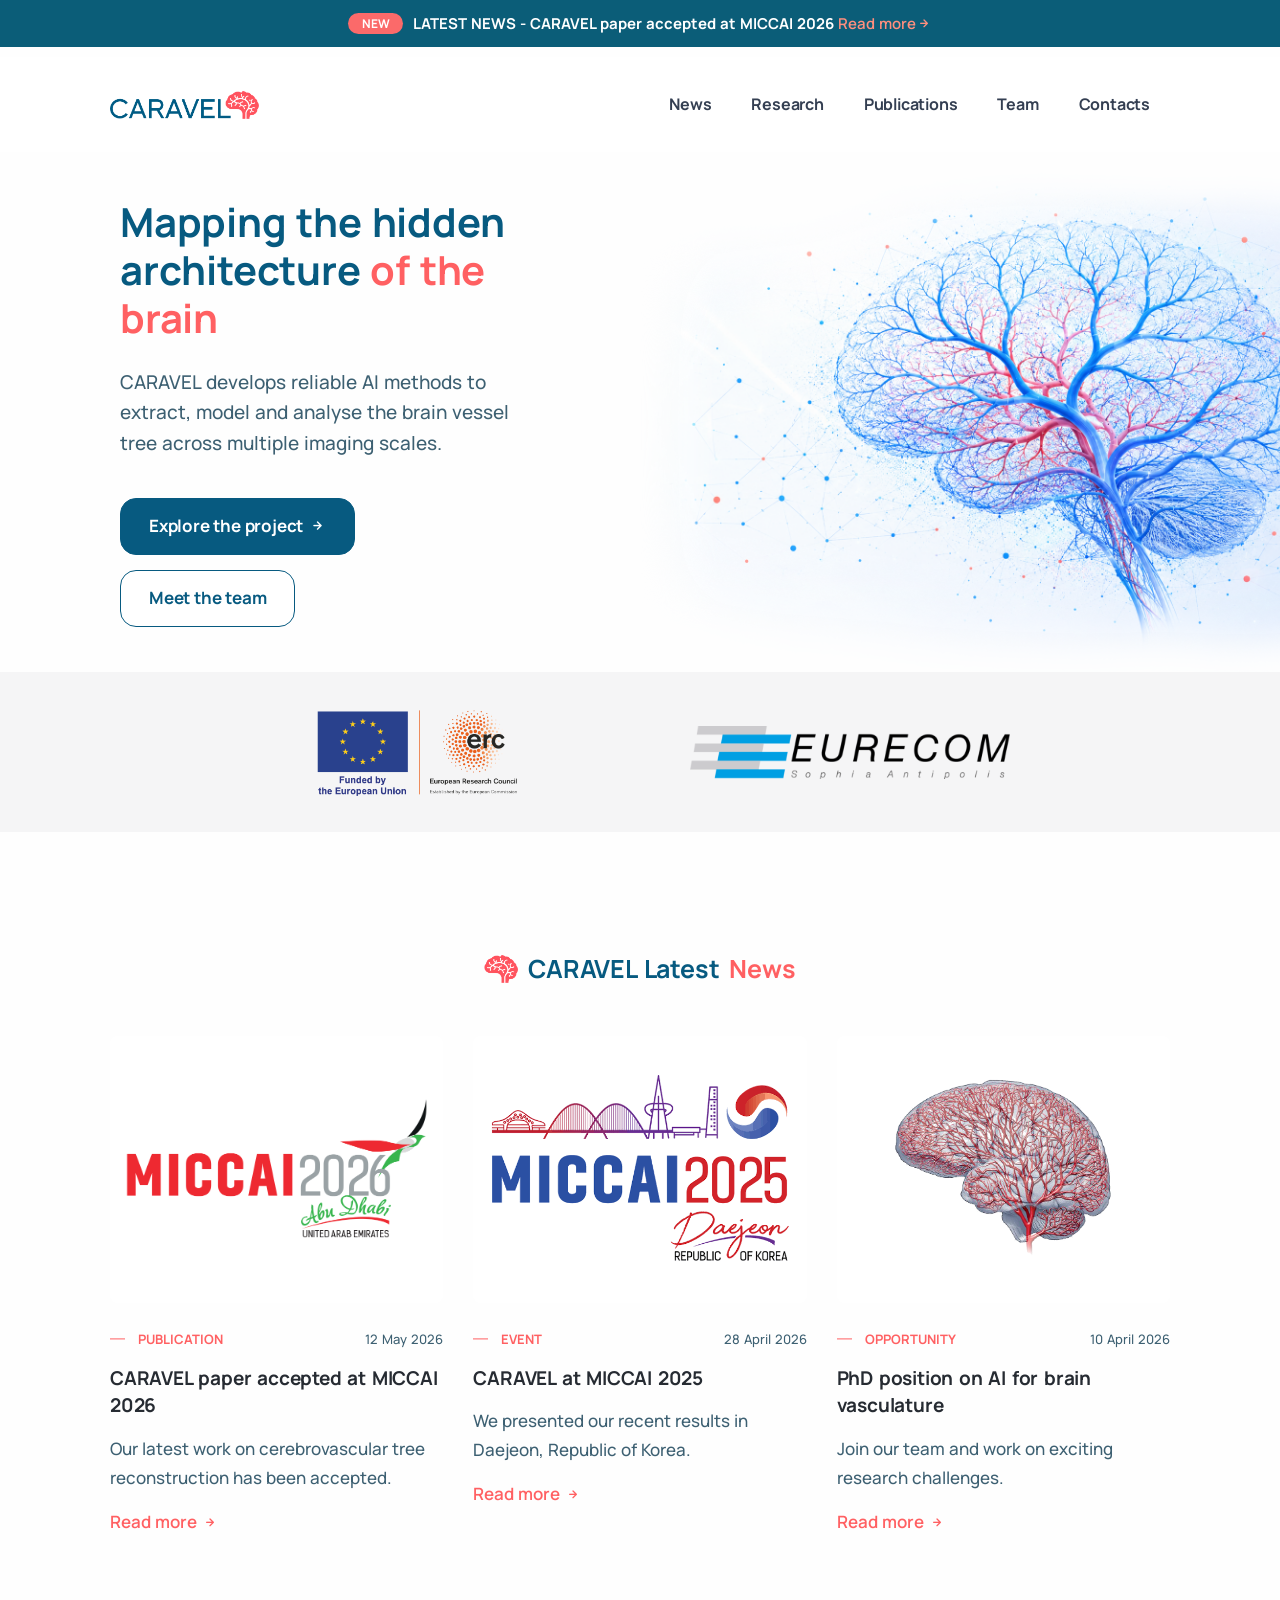
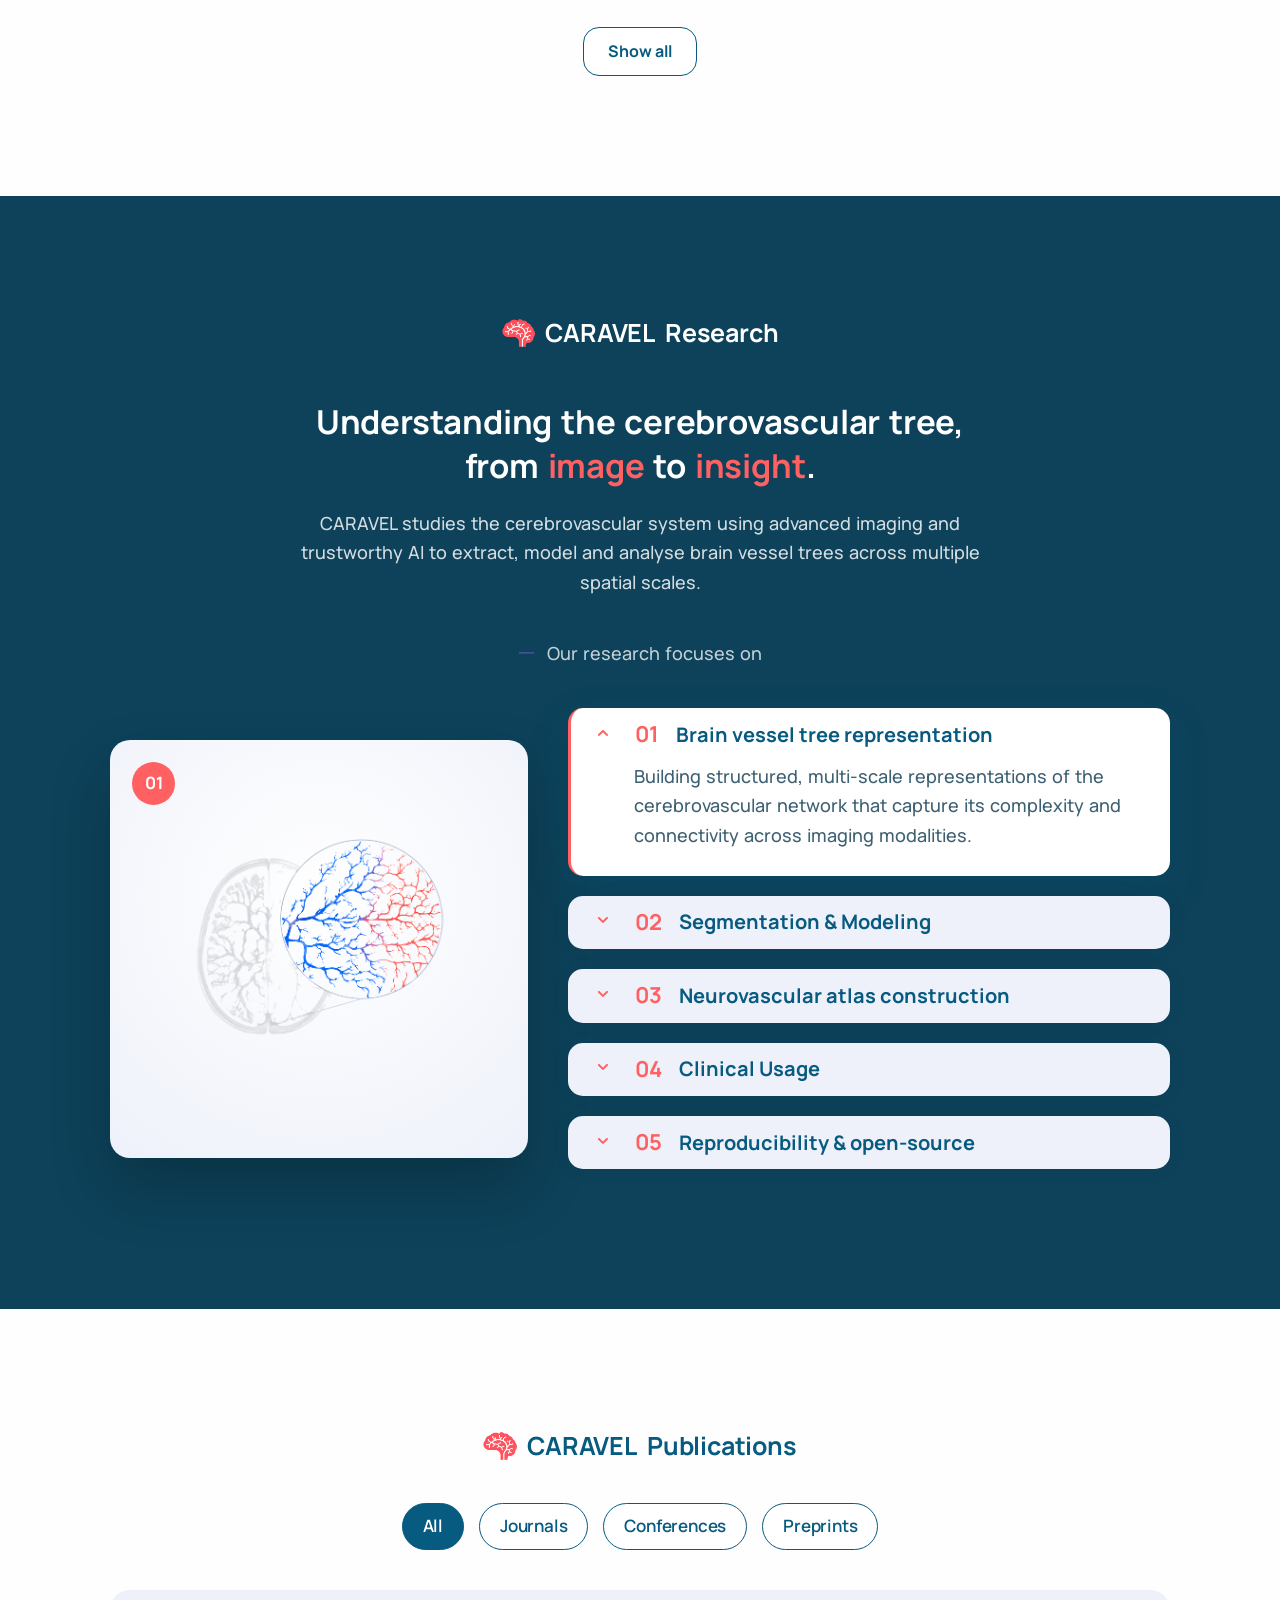
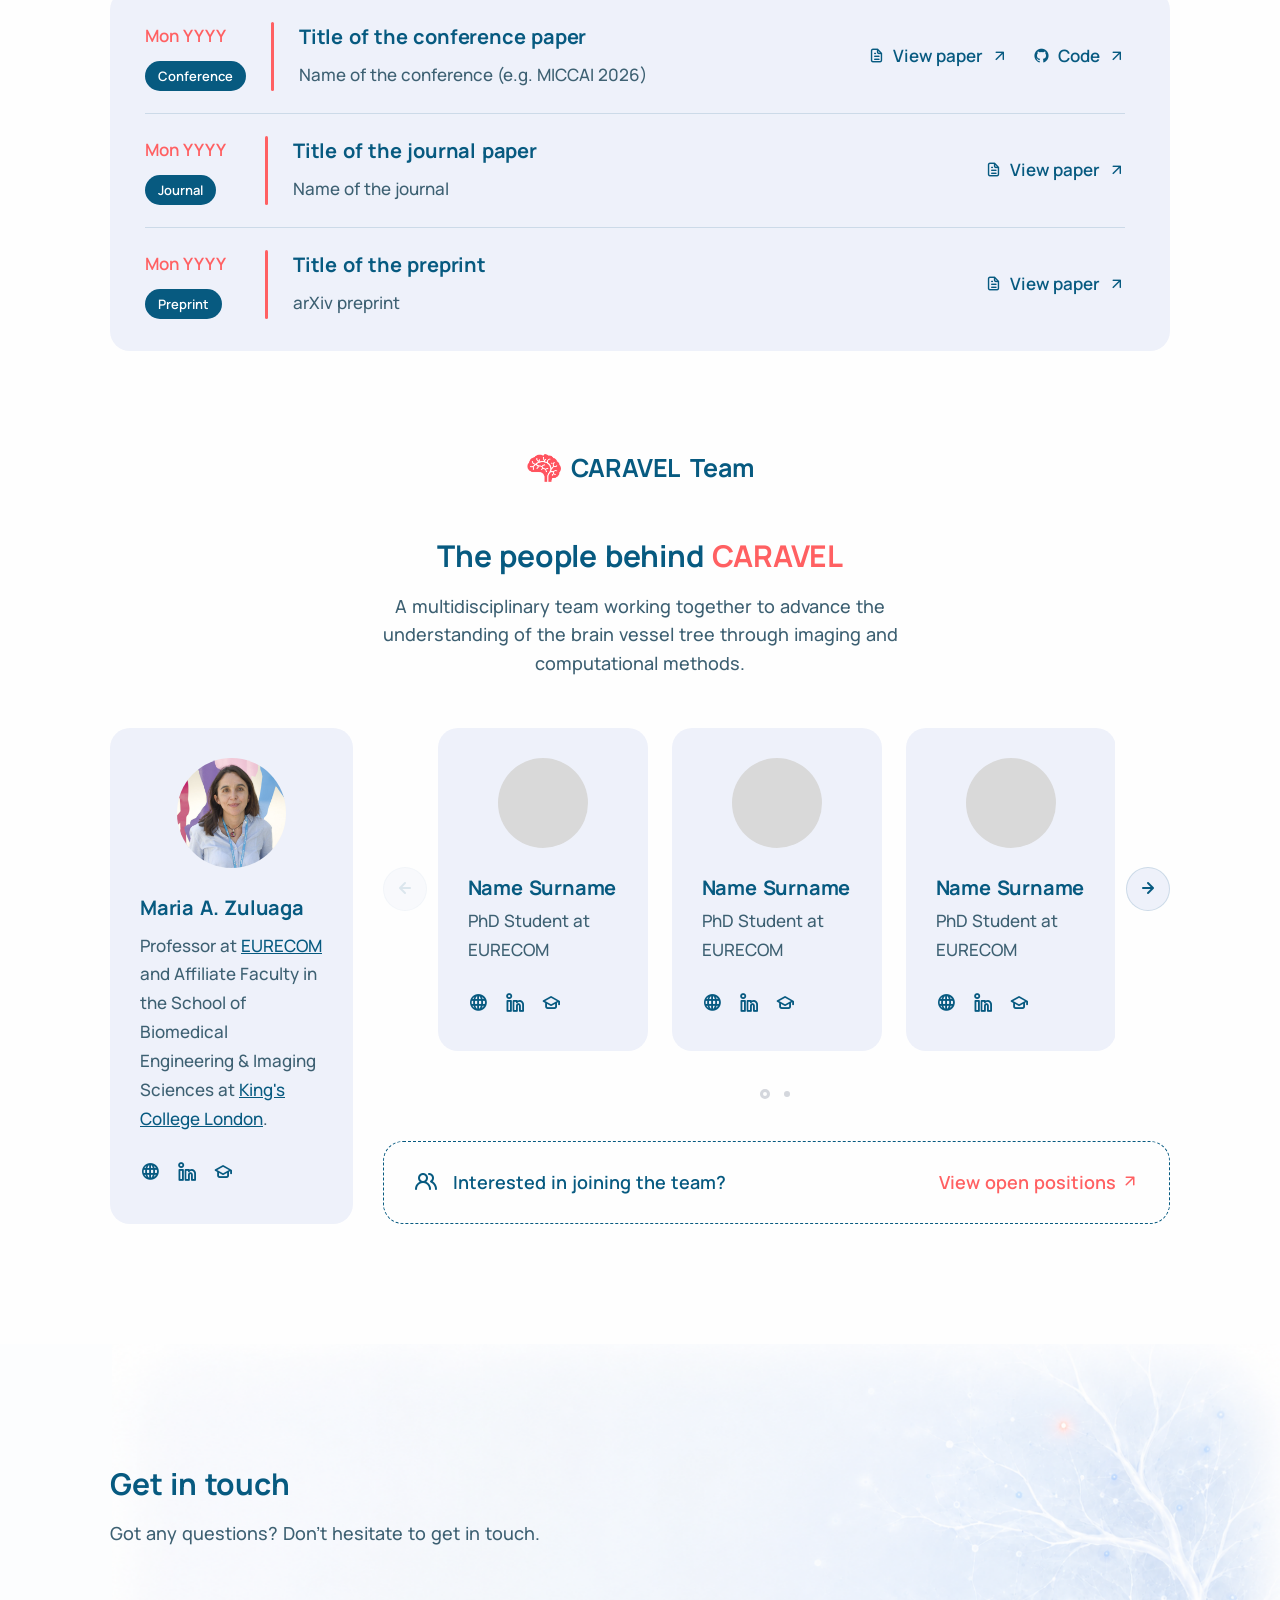
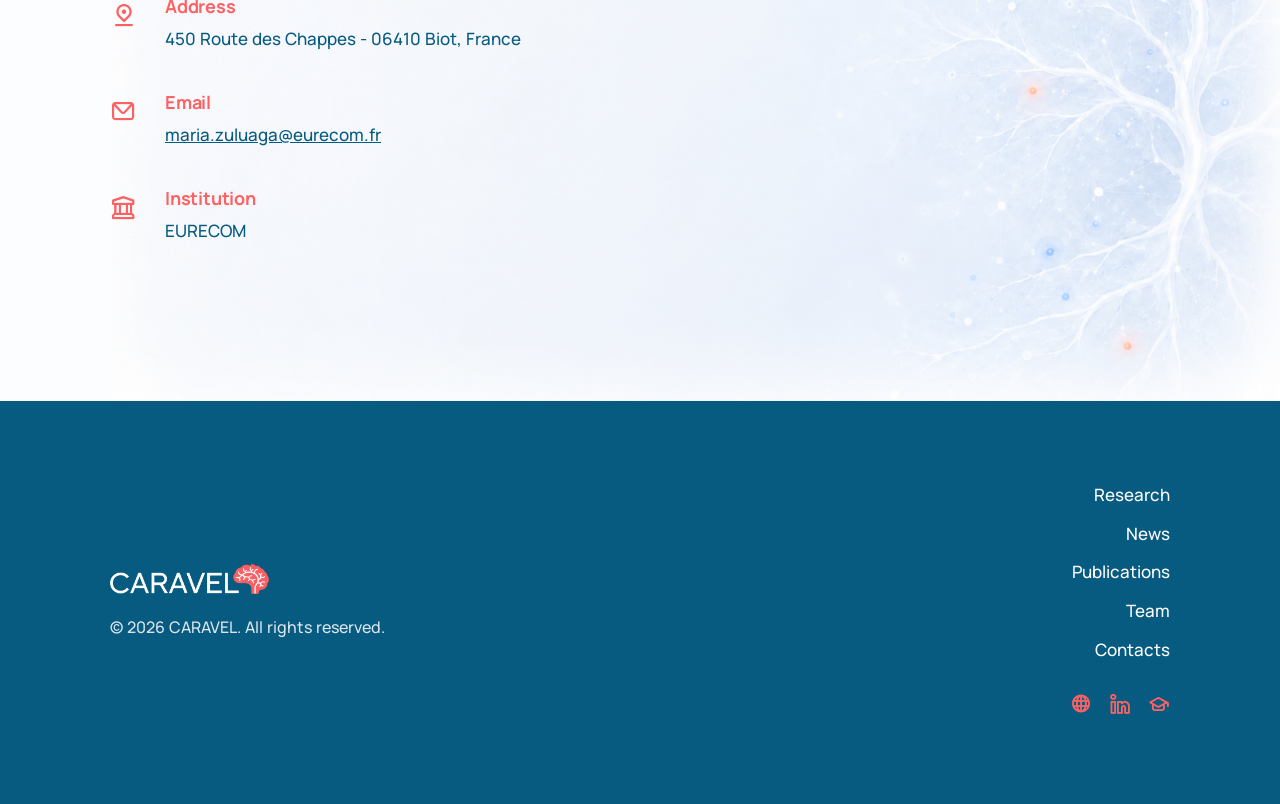
<file: index.html>
<!DOCTYPE html>
<html lang="en">
<head>
  <meta charset="utf-8">
<!-- Primary Meta Tags -->
<title> Home </title>
<meta name="title" content=" Home ">
<meta name="description" content="
         CARAVEL develops reliable AI methods to extract, model and analyse the brain vessel tree across multiple imaging scales.">

<!-- Open Graph / Facebook -->
<meta property="og:type" content="website">
<meta property="og:url" content=" / ">
<meta property="og:title" content=" Home ">
<meta property="og:description" content="
    CARAVEL develops reliable AI methods to extract, model and analyse the brain vessel tree across multiple imaging scales.">

<meta property="og:image" content="/content/images/logo_og.png" />


<!-- Twitter -->
<meta property="twitter:card" content="summary_large_image">
<meta property="twitter:url" content="/">
<meta property="twitter:title" content=" Home ">
<meta property="twitter:description" content="
    CARAVEL develops reliable AI methods to extract, model and analyse the brain vessel tree across multiple imaging scales.">

<meta property="twitter:image" content="/content/images/logo_og.png" />


<meta name="viewport" content="width=device-width, initial-scale=1.0" />

  <!-- Stylesheets-->
  <link rel="shortcut icon" href="/content/images/brain-icon.png" />
<link rel="stylesheet" href="/assets/css/plugins.css">

<link rel="stylesheet" href="/assets/css/styles.css">



<!-- custom color page wise-->
<link rel="stylesheet" type="text/css" href="/assets/css/colors/grape.css">





<!-- Custom Font Scheme Page Wise-->
<link rel="preload" type="text/css" href="/assets/css/fonts/space.css" onload="this.rel='stylesheet'">




  
</head>
<body class="">
  <div class="content-wrapper">
<header class="w-100">

<div class="news-banner text-white fw-bold fs-15 mb-2 position-relative" style="z-index: 1;">
  <div class="container py-2 d-flex align-items-center justify-content-center flex-wrap gap-2 text-center">
    
    <span class="badge rounded-pill news-banner-badge">NEW</span>
    
    <p class="mb-0">
      LATEST NEWS - CARAVEL paper accepted at MICCAI 2026
      
      <a href="/news/caravel-paper-accepted-miccai-2026/" class="news-banner-link hover d-inline-flex align-items-center">Read more <i class="uil uil-arrow-right fs-16"></i></a>
      
    </p>
  </div>
  <!-- /.container -->
</div>





<nav class="navbar navbar-expand-lg navbar-light navbar-bg-light">
  
    <div class="container flex-lg-row flex-nowrap align-items-center">
  
    <div class="navbar-brand w-100">
      <a href="/">
        
          <img src="/content/images/caravel_logo_blue.png" srcset="/content/images/caravel_logo_blue.png 2x" alt="" />
        
      </a>
    </div>
    <div class="navbar-collapse offcanvas offcanvas-nav offcanvas-start">
      <div class="offcanvas-header d-lg-none">
        <a href="/" class="offcanvas-brand">
          <img src="/content/images/caravel_logo_blue.png" alt="CARAVEL" />
        </a>
        <button type="button" class="btn-close ms-auto" data-bs-dismiss="offcanvas" aria-label="Close"></button>
      </div>
      <div class="offcanvas-body ms-lg-auto d-flex flex-column h-100">
        
          <!-- One Page Navigation -->
          <ul class="navbar-nav">
  
  <li class="nav-item">
    
    <a class="nav-link scroll" href="#news">News</a>
    
  </li>
  
  <li class="nav-item">
    
    <a class="nav-link scroll" href="#research">Research</a>
    
  </li>
  
  <li class="nav-item">
    
    <a class="nav-link scroll" href="#publications">Publications</a>
    
  </li>
  
  <li class="nav-item">
    
    <a class="nav-link scroll" href="#team">Team</a>
    
  </li>
  
  <li class="nav-item">
    
    <a class="nav-link scroll" href="#contacts">Contacts</a>
    
  </li>
  
</ul>

        

        <div class="offcanvas-footer d-lg-none">
          <div class="offcanvas-contact">
            <a href="mailto:maria.zuluaga@eurecom.fr" class="offcanvas-contact-item">
              <i class="uil uil-envelope"></i> maria.zuluaga@eurecom.fr
            </a>
            <span class="offcanvas-contact-item">
              <i class="uil uil-location-pin-alt"></i> 450 Route des Chappes - 06410 Biot, France
            </span>
            <nav class="nav social offcanvas-social mt-4">
              
                <a href="#"><i class="uil uil-globe"></i></a>
              
                <a href="#"><i class="uil uil-linkedin-alt"></i></a>
              
                <a href="#"><i class="uil uil-graduation-cap"></i></a>
              
            </nav>
          </div>
        </div>
        <!-- /.offcanvas-footer -->
      </div>
      <!-- /.offcanvas-body -->
    </div>
    <!-- /.navbar-collapse -->
    
    <div class="navbar-other d-flex ms-auto">
      <ul class="navbar-nav flex-row align-items-center ms-auto">
        
        
        
        
        
        
        
        
        
        
        
        
        
        
        <li class="nav-item d-lg-none">
          <button class="hamburger offcanvas-nav-btn"><span></span></button>
        </li>
      </ul>
    </div>
  
    </div>
    <!-- /.container -->
  
</nav>
<!-- /.navbar -->










</header>
<!-- /header -->

<section class="wrapper hero-caravel overflow-hidden">
  <div class="container-fluid px-0">
    <div class="row g-0">
      <div class="col-lg-6 d-flex flex-column justify-content-center px-6 px-md-10 px-xl-16 py-12 py-lg-0">
        <h1 class="hero-caravel-title mb-5">Mapping the hidden architecture <span class="text-caravel-coral">of the brain</span></h1>
        <p class="hero-caravel-subtitle mb-8">CARAVEL develops reliable AI methods to extract, model and analyse the brain vessel tree across multiple imaging scales.</p>
        <div class="d-flex flex-wrap gap-3">
          
          <a href="#research" class="btn btn-lg rounded-xl btn-caravel-primary btn-icon btn-icon-end">
            Explore the project <i class="uil uil-arrow-right"></i>
          </a>
          
          <a href="#team" class="btn btn-lg rounded-xl btn-caravel-outline">
            Meet the team
          </a>
          
        </div>
      </div>
      <div class="col-lg-6 hero-caravel-media">
        
        <video class="hero-caravel-img" autoplay="" muted="" playsinline="" poster="/content/images/hero_image.png">
          <source src="/content/video/CARAVEL_hero_video.mp4" type="video/mp4" />
        </video>
        
      </div>
    </div>
  </div>
</section>


<section class="wrapper bg-soft-ash">
  <div class="container py-6">
    <div class="row justify-content-center align-items-center gx-10 gx-lg-16 gy-6 text-center">
      
      <div class="col-6 col-lg-auto">
        <div class="partner-logo-wrap partner-logo-wrap-wide">
          <img src="/content/images/LOGO_ERC-FLAG_FP.png" alt="Funded by the European Union - European Research Council" class="partner-logo" />
        </div>
      </div>
      
      <div class="col-6 col-lg-auto">
        <div class="partner-logo-wrap">
          <img src="/content/images/eurecom.png" alt="EURECOM Sophia Antipolis" class="partner-logo" />
        </div>
      </div>
      
    </div>
  </div>
  <!-- /.container -->
</section>



<section id="news" class="wrapper bg-light">
  <div class="container py-14 py-md-16">
    <h2 class="d-flex align-items-center justify-content-center gap-2 news-heading mb-10 text-center">
      <img src="/content/images/brain-icon.png" alt="" class="news-section-icon" />
      <span class="text-caravel-navy">CARAVEL Latest</span> <span class="text-caravel-coral">News</span>
    </h2>
    <div class="swiper-container blog grid-view mb-14" data-margin="30" data-dots="true" data-items-xl="3" data-items-md="2" data-items-xs="1">
      <div class="swiper">
        <div class="swiper-wrapper">
          
          
          <div class="swiper-slide">
            <article>
              <div class="news-card-img rounded mb-5">
                <img src="/content/images/news/miccai2026-logo.png" alt="CARAVEL paper accepted at MICCAI 2026" />
              </div>
              <div class="post-header d-flex align-items-center justify-content-between mb-3">
                <span class="text-line text-caravel-coral text-uppercase fs-13 fw-bold">Publication</span>
                <span class="news-card-date fs-13">12 May 2026</span>
              </div>
              <h3 class="h4 mb-3"><a class="link-dark" href="/news/caravel-paper-accepted-miccai-2026/">CARAVEL paper accepted at MICCAI 2026</a></h3>
              <p class="news-card-text mb-3">Our latest work on cerebrovascular tree reconstruction has been accepted.</p>
              <a href="/news/caravel-paper-accepted-miccai-2026/" class="news-card-link hover d-inline-flex align-items-center">Read more <i class="uil uil-arrow-right fs-16 ms-1"></i></a>
            </article>
          </div>
          
          <div class="swiper-slide">
            <article>
              <div class="news-card-img rounded mb-5">
                <img src="/content/images/news/miccai2025-logo.png" alt="CARAVEL at MICCAI 2025" />
              </div>
              <div class="post-header d-flex align-items-center justify-content-between mb-3">
                <span class="text-line text-caravel-coral text-uppercase fs-13 fw-bold">Event</span>
                <span class="news-card-date fs-13">28 April 2026</span>
              </div>
              <h3 class="h4 mb-3"><a class="link-dark" href="/news/caravel-at-miccai-2025/">CARAVEL at MICCAI 2025</a></h3>
              <p class="news-card-text mb-3">We presented our recent results in Daejeon, Republic of Korea.</p>
              <a href="/news/caravel-at-miccai-2025/" class="news-card-link hover d-inline-flex align-items-center">Read more <i class="uil uil-arrow-right fs-16 ms-1"></i></a>
            </article>
          </div>
          
          <div class="swiper-slide">
            <article>
              <div class="news-card-img rounded mb-5">
                <img src="/content/images/news/brain-blood-vessels.png" alt="PhD position on AI for brain vasculature" />
              </div>
              <div class="post-header d-flex align-items-center justify-content-between mb-3">
                <span class="text-line text-caravel-coral text-uppercase fs-13 fw-bold">Opportunity</span>
                <span class="news-card-date fs-13">10 April 2026</span>
              </div>
              <h3 class="h4 mb-3"><a class="link-dark" href="/news/phd-position-ai-brain-vasculature/">PhD position on AI for brain vasculature</a></h3>
              <p class="news-card-text mb-3">Join our team and work on exciting research challenges.</p>
              <a href="/news/phd-position-ai-brain-vasculature/" class="news-card-link hover d-inline-flex align-items-center">Read more <i class="uil uil-arrow-right fs-16 ms-1"></i></a>
            </article>
          </div>
          
        </div>
        <!-- /.swiper-wrapper -->
      </div>
      <!-- /.swiper -->
    </div>
    <!-- /.swiper-container -->
    <div class="text-center">
      <a href="/news/" class="btn btn-caravel-outline rounded-xl">Show all</a>
    </div>
  </div>
  <!-- /.container -->
</section>



<section id="research" class="wrapper research-caravel">
  <div class="container py-14 py-md-16">
    <h2 class="d-flex align-items-center justify-content-center gap-2 mb-10 text-center research-caravel-heading">
      <img src="/content/images/brain-icon.png" alt="" class="research-caravel-icon" />
      <span class="fw-bold">CARAVEL</span> Research
    </h2>
    <div class="row justify-content-center text-center mb-8">
      <div class="col-lg-8">
        <h3 class="research-caravel-title mb-4">Understanding the cerebrovascular tree, <br /> from <span class="text-caravel-coral">image</span> to <span class="text-caravel-coral">insight</span>.</h3>
        <p class="research-caravel-intro mx-auto mb-0">CARAVEL studies the cerebrovascular system using advanced imaging and trustworthy AI to extract, model and analyse brain vessel trees across multiple spatial scales.</p>
      </div>
    </div>
    <div class="text-center mb-8">
      <span class="research-caravel-focus text-line">Our research focuses on</span>
    </div>
    <div class="row align-items-center gy-6 gx-lg-8">
      <div class="col-lg-5 d-none d-lg-block">
        <div class="research-accordion-media">
          <span class="research-accordion-media-badge" id="research-active-badge">01</span>
          <img src="/content/images/research_1.png" alt="" class="research-accordion-media-img" id="research-active-image" />
          <p class="research-accordion-media-empty d-none" id="research-active-empty">Illustration coming soon</p>
        </div>
      </div>
      <div class="col-lg-7">
        <div id="accordion-research" class="accordion-wrapper research-accordion">
          
          <div class="card accordion-item">
            <div class="card-header" id="research-heading-1">
              <button class="" data-bs-toggle="collapse" data-bs-target="#research-collapse-1" aria-expanded="true" aria-controls="research-collapse-1" data-research-image="/content/images/research_1.png">
                <span class="research-accordion-number">01</span>Brain vessel tree representation
              </button>
            </div>
            <div id="research-collapse-1" class="collapse show" aria-labelledby="research-heading-1" data-bs-parent="#accordion-research">
              <div class="card-body">
                
                <img src="/content/images/research_1.png" alt="Brain vessel tree representation" class="research-accordion-inline-img d-lg-none" />
                
                <p class="mb-0">Building structured, multi-scale representations of the cerebrovascular network that capture its complexity and connectivity across imaging modalities.</p>
              </div>
            </div>
          </div>
          
          <div class="card accordion-item">
            <div class="card-header" id="research-heading-2">
              <button class="collapsed" data-bs-toggle="collapse" data-bs-target="#research-collapse-2" aria-expanded="false" aria-controls="research-collapse-2" data-research-image="/content/images/research_2.png">
                <span class="research-accordion-number">02</span>Segmentation &amp; Modeling
              </button>
            </div>
            <div id="research-collapse-2" class="collapse" aria-labelledby="research-heading-2" data-bs-parent="#accordion-research">
              <div class="card-body">
                
                <img src="/content/images/research_2.png" alt="Segmentation &amp; Modeling" class="research-accordion-inline-img d-lg-none" />
                
                <p class="mb-0">Developing robust, trustworthy AI methods to detect, segment and model the brain vessel tree from neurovascular images.</p>
              </div>
            </div>
          </div>
          
          <div class="card accordion-item">
            <div class="card-header" id="research-heading-3">
              <button class="collapsed" data-bs-toggle="collapse" data-bs-target="#research-collapse-3" aria-expanded="false" aria-controls="research-collapse-3" data-research-image="/content/images/research_3.png">
                <span class="research-accordion-number">03</span>Neurovascular atlas construction
              </button>
            </div>
            <div id="research-collapse-3" class="collapse" aria-labelledby="research-heading-3" data-bs-parent="#accordion-research">
              <div class="card-body">
                
                <img src="/content/images/research_3.png" alt="Neurovascular atlas construction" class="research-accordion-inline-img d-lg-none" />
                
                <p class="mb-0">Constructing a spatio-temporal atlas of the cerebral vascular system to capture anatomical variability across scales and populations.</p>
              </div>
            </div>
          </div>
          
          <div class="card accordion-item">
            <div class="card-header" id="research-heading-4">
              <button class="collapsed" data-bs-toggle="collapse" data-bs-target="#research-collapse-4" aria-expanded="false" aria-controls="research-collapse-4" data-research-image="/content/images/research_4.png">
                <span class="research-accordion-number">04</span>Clinical Usage
              </button>
            </div>
            <div id="research-collapse-4" class="collapse" aria-labelledby="research-heading-4" data-bs-parent="#accordion-research">
              <div class="card-body">
                
                <img src="/content/images/research_4.png" alt="Clinical Usage" class="research-accordion-inline-img d-lg-none" />
                
                <p class="mb-0">Translating CARAVEL's methods into tools that support clinical decision-making and neurovascular risk assessment.</p>
              </div>
            </div>
          </div>
          
          <div class="card accordion-item">
            <div class="card-header" id="research-heading-5">
              <button class="collapsed" data-bs-toggle="collapse" data-bs-target="#research-collapse-5" aria-expanded="false" aria-controls="research-collapse-5" data-research-image="/content/images/research_5.png">
                <span class="research-accordion-number">05</span>Reproducibility &amp; open-source
              </button>
            </div>
            <div id="research-collapse-5" class="collapse" aria-labelledby="research-heading-5" data-bs-parent="#accordion-research">
              <div class="card-body">
                
                <img src="/content/images/research_5.png" alt="Reproducibility &amp; open-source" class="research-accordion-inline-img d-lg-none" />
                
                <p class="mb-0">Releasing open datasets, code and benchmarks so the research community can validate, reuse and build on CARAVEL's results.</p>
              </div>
            </div>
          </div>
          
        </div>
      </div>
    </div>
  </div>
  <!-- /.container -->
</section>
<script>
(function () {
  var accordion = document.getElementById('accordion-research');
  var img = document.getElementById('research-active-image');
  var empty = document.getElementById('research-active-empty');
  var badge = document.getElementById('research-active-badge');
  if (!accordion || !img) return;

  // Bootstrap's collapse data-api handler runs on a document-level click
  // listener, so a normal listener on the button (bubble/target phase)
  // fires too late to stop it from closing an already-open item. A
  // capture-phase document listener runs first and can block it.
  document.addEventListener('click', function (e) {
    var btn = e.target.closest('#accordion-research .card-header button');
    if (btn && btn.getAttribute('aria-expanded') === 'true') {
      e.preventDefault();
      e.stopPropagation();
      e.stopImmediatePropagation();
    }
  }, true);

  // Swap the image off Bootstrap's own "shown" event instead of the click,
  // since click-handler ordering relative to Bootstrap's own toggle isn't
  // reliable, but this event only ever fires once a panel has actually
  // finished opening. Cancel any still-pending swap first so clicking
  // through several items quickly can't let an old timeout land last and
  // clobber the most recent selection.
  var swapTimeout = null;
  var panels = accordion.querySelectorAll('.collapse');
  panels.forEach(function (panel) {
    panel.addEventListener('shown.bs.collapse', function () {
      var btn = accordion.querySelector('[data-bs-target="#' + panel.id + '"]');
      if (!btn) return;
      var src = btn.getAttribute('data-research-image');
      var number = btn.querySelector('.research-accordion-number').textContent;
      if (swapTimeout) clearTimeout(swapTimeout);
      img.classList.add('is-swapping');
      swapTimeout = setTimeout(function () {
        if (src) {
          img.src = src;
          img.classList.remove('d-none');
          empty.classList.add('d-none');
        } else {
          img.classList.add('d-none');
          empty.classList.remove('d-none');
        }
        badge.textContent = number;
        img.classList.remove('is-swapping');
        swapTimeout = null;
      }, 200);
    });
  });
})();
</script>



<section id="publications" class="wrapper bg-light">
  <div class="container pt-14 pt-md-16 pb-8 pb-md-10">
    <h2 class="d-flex align-items-center justify-content-center gap-2 mb-8 text-center publications-heading">
      <img src="/content/images/brain-icon.png" alt="" class="publications-icon" />
      <span class="text-caravel-navy">CARAVEL</span> <span class="text-caravel-navy fw-bold">Publications</span>
    </h2>
    <div class="d-flex flex-wrap justify-content-center gap-3 mb-8">
      
      <button type="button" class="btn btn-sm rounded-pill pub-filter pub-filter-active" data-filter="all">All</button>
      
      <button type="button" class="btn btn-sm rounded-pill pub-filter" data-filter="journal">Journals</button>
      
      <button type="button" class="btn btn-sm rounded-pill pub-filter" data-filter="conference">Conferences</button>
      
      <button type="button" class="btn btn-sm rounded-pill pub-filter" data-filter="preprint">Preprints</button>
      
    </div>
    <div class="pub-list">
      
      <div class="pub-row pub-row-border" data-type="conference">
        <div class="pub-meta">
          <span class="pub-date">Mon YYYY</span>
          <span class="pub-tag">Conference</span>
        </div>
        <div class="pub-divider"></div>
        <div class="pub-content">
          <h3 class="pub-title mb-2">Title of the conference paper</h3>
          <p class="pub-venue mb-0">Name of the conference (e.g. MICCAI 2026)</p>
        </div>
        <div class="pub-action">
          <a href="https://link-to-the-paper" class="pub-link" target="_blank">
            <i class="uil uil-file-alt"></i> View paper <i class="uil uil-arrow-up-right"></i>
          </a>
          
          <a href="https://github.com/your-repo" class="pub-link" target="_blank" rel="noopener" aria-label="GitHub repository">
            <i class="uil uil-github"></i> Code <i class="uil uil-arrow-up-right"></i>
          </a>
          
        </div>
      </div>
      
      <div class="pub-row pub-row-border" data-type="journal">
        <div class="pub-meta">
          <span class="pub-date">Mon YYYY</span>
          <span class="pub-tag">Journal</span>
        </div>
        <div class="pub-divider"></div>
        <div class="pub-content">
          <h3 class="pub-title mb-2">Title of the journal paper</h3>
          <p class="pub-venue mb-0">Name of the journal</p>
        </div>
        <div class="pub-action">
          <a href="https://link-to-the-paper" class="pub-link" target="_blank">
            <i class="uil uil-file-alt"></i> View paper <i class="uil uil-arrow-up-right"></i>
          </a>
          
        </div>
      </div>
      
      <div class="pub-row" data-type="preprint">
        <div class="pub-meta">
          <span class="pub-date">Mon YYYY</span>
          <span class="pub-tag">Preprint</span>
        </div>
        <div class="pub-divider"></div>
        <div class="pub-content">
          <h3 class="pub-title mb-2">Title of the preprint</h3>
          <p class="pub-venue mb-0">arXiv preprint</p>
        </div>
        <div class="pub-action">
          <a href="https://link-to-the-paper" class="pub-link" target="_blank">
            <i class="uil uil-file-alt"></i> View paper <i class="uil uil-arrow-up-right"></i>
          </a>
          
        </div>
      </div>
      
    </div>
  </div>
  <!-- /.container -->
</section>
<script>
(function () {
  var section = document.getElementById('publications');
  if (!section) return;
  var buttons = section.querySelectorAll('.pub-filter');
  var rows = section.querySelectorAll('.pub-row');
  buttons.forEach(function (btn) {
    btn.addEventListener('click', function () {
      buttons.forEach(function (b) { b.classList.remove('pub-filter-active'); });
      btn.classList.add('pub-filter-active');
      var filter = btn.getAttribute('data-filter');
      rows.forEach(function (row) {
        row.style.display = (filter === 'all' || row.getAttribute('data-type') === filter) ? '' : 'none';
      });
    });
  });
})();
</script>



<section id="team" class="wrapper bg-light">
  <div class="container pt-8 pt-md-10 pb-14 pb-md-16">
    <h2 class="d-flex align-items-center justify-content-center gap-2 mb-10 text-center team-heading">
      <img src="/content/images/brain-icon.png" alt="" class="team-icon" />
      <span class="text-caravel-navy fw-bold">CARAVEL</span> <span class="text-caravel-navy">Team</span>
    </h2>
    <div class="text-center mb-10">
      <h3 class="team-title mb-3">The people behind <span class="text-caravel-coral">CARAVEL</span></h3>
      <p class="team-description mx-auto mb-0">A multidisciplinary team working together to advance the understanding of the brain vessel tree through imaging and computational methods.</p>
    </div>

    <div class="row gy-6">
      <div class="col-lg-3">
        <div class="team-card team-card-featured h-100">
          <div class="team-avatar mb-5">
            <img src="/content/images/team/zuluaga.jpeg" alt="Maria A. Zuluaga" />
          </div>
          <h4 class="team-name mb-2">Maria A. Zuluaga</h4>
          <p class="team-role mb-4">Professor at <a href="#">EURECOM</a> and Affiliate Faculty in the School of Biomedical Engineering &amp; Imaging Sciences at <a href="#">King's College London</a>.</p>
          <div class="team-links">
            <a href="#"><i class="uil uil-globe"></i></a>
            <a href="#"><i class="uil uil-linkedin-alt"></i></a>
            <a href="#"><i class="uil uil-graduation-cap"></i></a>
          </div>
        </div>
      </div>
      <!-- /column -->
      <div class="col-lg-9 d-flex flex-column">
        <div class="swiper-container grid-view mb-14" data-margin="24" data-nav="true" data-dots="true" data-items-xl="3" data-items-md="2" data-items-xs="1">
          <div class="swiper">
            <div class="swiper-wrapper">
              
              <div class="swiper-slide">
                <div class="team-card h-100">
                  <div class="team-avatar mb-5">
                    
                  </div>
                  <h4 class="team-name mb-1">Name Surname</h4>
                  <p class="team-role mb-4">PhD Student at EURECOM</p>
                  <div class="team-links">
                    <a href="#"><i class="uil uil-globe"></i></a>
                    <a href="#"><i class="uil uil-linkedin-alt"></i></a>
                    <a href="#"><i class="uil uil-graduation-cap"></i></a>
                  </div>
                </div>
              </div>
              
              <div class="swiper-slide">
                <div class="team-card h-100">
                  <div class="team-avatar mb-5">
                    
                  </div>
                  <h4 class="team-name mb-1">Name Surname</h4>
                  <p class="team-role mb-4">PhD Student at EURECOM</p>
                  <div class="team-links">
                    <a href="#"><i class="uil uil-globe"></i></a>
                    <a href="#"><i class="uil uil-linkedin-alt"></i></a>
                    <a href="#"><i class="uil uil-graduation-cap"></i></a>
                  </div>
                </div>
              </div>
              
              <div class="swiper-slide">
                <div class="team-card h-100">
                  <div class="team-avatar mb-5">
                    
                  </div>
                  <h4 class="team-name mb-1">Name Surname</h4>
                  <p class="team-role mb-4">PhD Student at EURECOM</p>
                  <div class="team-links">
                    <a href="#"><i class="uil uil-globe"></i></a>
                    <a href="#"><i class="uil uil-linkedin-alt"></i></a>
                    <a href="#"><i class="uil uil-graduation-cap"></i></a>
                  </div>
                </div>
              </div>
              
              <div class="swiper-slide">
                <div class="team-card h-100">
                  <div class="team-avatar mb-5">
                    
                  </div>
                  <h4 class="team-name mb-1">Name Surname</h4>
                  <p class="team-role mb-4">PhD Student at EURECOM</p>
                  <div class="team-links">
                    <a href="#"><i class="uil uil-globe"></i></a>
                    <a href="#"><i class="uil uil-linkedin-alt"></i></a>
                    <a href="#"><i class="uil uil-graduation-cap"></i></a>
                  </div>
                </div>
              </div>
              
            </div>
            <!-- /.swiper-wrapper -->
          </div>
          <!-- /.swiper -->
        </div>
        <!-- /.swiper-container -->
        <a href="mailto:maria.zuluaga@eurecom.fr" class="team-cta d-flex flex-wrap align-items-center justify-content-between gap-3 mt-auto">
          <span class="d-flex align-items-center gap-3">
            <i class="uil uil-users-alt team-cta-icon"></i>
            <span class="team-cta-text">Interested in joining the team?</span>
          </span>
          <span class="team-cta-link">View open positions <i class="uil uil-arrow-up-right"></i></span>
        </a>
      </div>
      <!-- /column -->
    </div>
    <!-- /.row -->
  </div>
  <!-- /.container -->
</section>



<section id="contacts" class="wrapper contacts-caravel overflow-hidden position-relative">
  <img src="/content/images/contact_image.png" alt="" class="contacts-caravel-bg" />
  <div class="container py-14 py-md-16 position-relative">
    <div class="row">
      <div class="col-lg-6">
        <h2 class="contacts-caravel-title mb-3">Get in touch</h2>
        <p class="contacts-caravel-subtitle mb-9">Got any questions? Don't hesitate to get in touch.</p>
        
        <div class="d-flex mb-7">
          <div class="contacts-caravel-icon me-4"><i class="uil uil-location-pin-alt"></i></div>
          <div>
            <h5 class="contacts-caravel-label mb-1">Address</h5>
            
            <p class="contacts-caravel-value mb-0">450 Route des Chappes - 06410 Biot, France</p>
            
          </div>
        </div>
        
        <div class="d-flex mb-7">
          <div class="contacts-caravel-icon me-4"><i class="uil uil-envelope"></i></div>
          <div>
            <h5 class="contacts-caravel-label mb-1">Email</h5>
            
            <a href="mailto:maria.zuluaga@eurecom.fr" class="contacts-caravel-value">maria.zuluaga@eurecom.fr</a>
            
          </div>
        </div>
        
        <div class="d-flex mb-7">
          <div class="contacts-caravel-icon me-4"><i class="uil uil-university"></i></div>
          <div>
            <h5 class="contacts-caravel-label mb-1">Institution</h5>
            
            <p class="contacts-caravel-value mb-0">EURECOM</p>
            
          </div>
        </div>
        
      </div>
      <!-- /column -->
    </div>
    <!-- /.row -->
  </div>
  <!-- /.container -->
</section>


<footer class="caravel-footer">
  <div class="container py-11 py-md-13">
    <div class="row align-items-center gy-8">
      <div class="col-lg-6">
        <img src="/content/images/caravel_logo_white.png" alt="CARAVEL" class="caravel-footer-logo mb-4" />
        <p class="caravel-footer-copyright mb-0">&copy; 2026 CARAVEL. All rights reserved.</p>
      </div>
      <div class="col-lg-6 text-lg-end">
        <nav class="caravel-footer-nav mb-4">
          
          
          <a href="#research" class="scroll">Research</a>
          
          
          
          <a href="#news" class="scroll">News</a>
          
          
          
          <a href="#publications" class="scroll">Publications</a>
          
          
          
          <a href="#team" class="scroll">Team</a>
          
          
          
          <a href="#contacts" class="scroll">Contacts</a>
          
          
        </nav>
        <div class="caravel-footer-social">
          
          <a href="#"><i class="uil uil-globe"></i></a>
          
          <a href="#"><i class="uil uil-linkedin-alt"></i></a>
          
          <a href="#"><i class="uil uil-graduation-cap"></i></a>
          
        </div>
      </div>
      <!-- /column -->
    </div>
    <!-- /.row -->
  </div>
  <!-- /.container -->
</footer>

</div>

  <!-- Scroll To Top Button -->
  
<div class="progress-wrap active-progress">
    <svg class="progress-circle svg-content" width="100%" height="100%" viewBox="-1 -1 102 102">
      <path d="M50,1 a49,49 0 0,1 0,98 a49,49 0 0,1 0,-98" style="transition: stroke-dashoffset 10ms linear 0s; stroke-dasharray: 307.919px, 307.919px; stroke-dashoffset: 0px;"></path>
    </svg>
  </div>

  <!-- Site Scripts-->
  <script src="/assets/js/bootstrap.bundle.js"></script>
<script src="/assets/js/plugins.js"></script>
<script src="/assets/js/theme.js"></script>

</body>
</html>
</file>
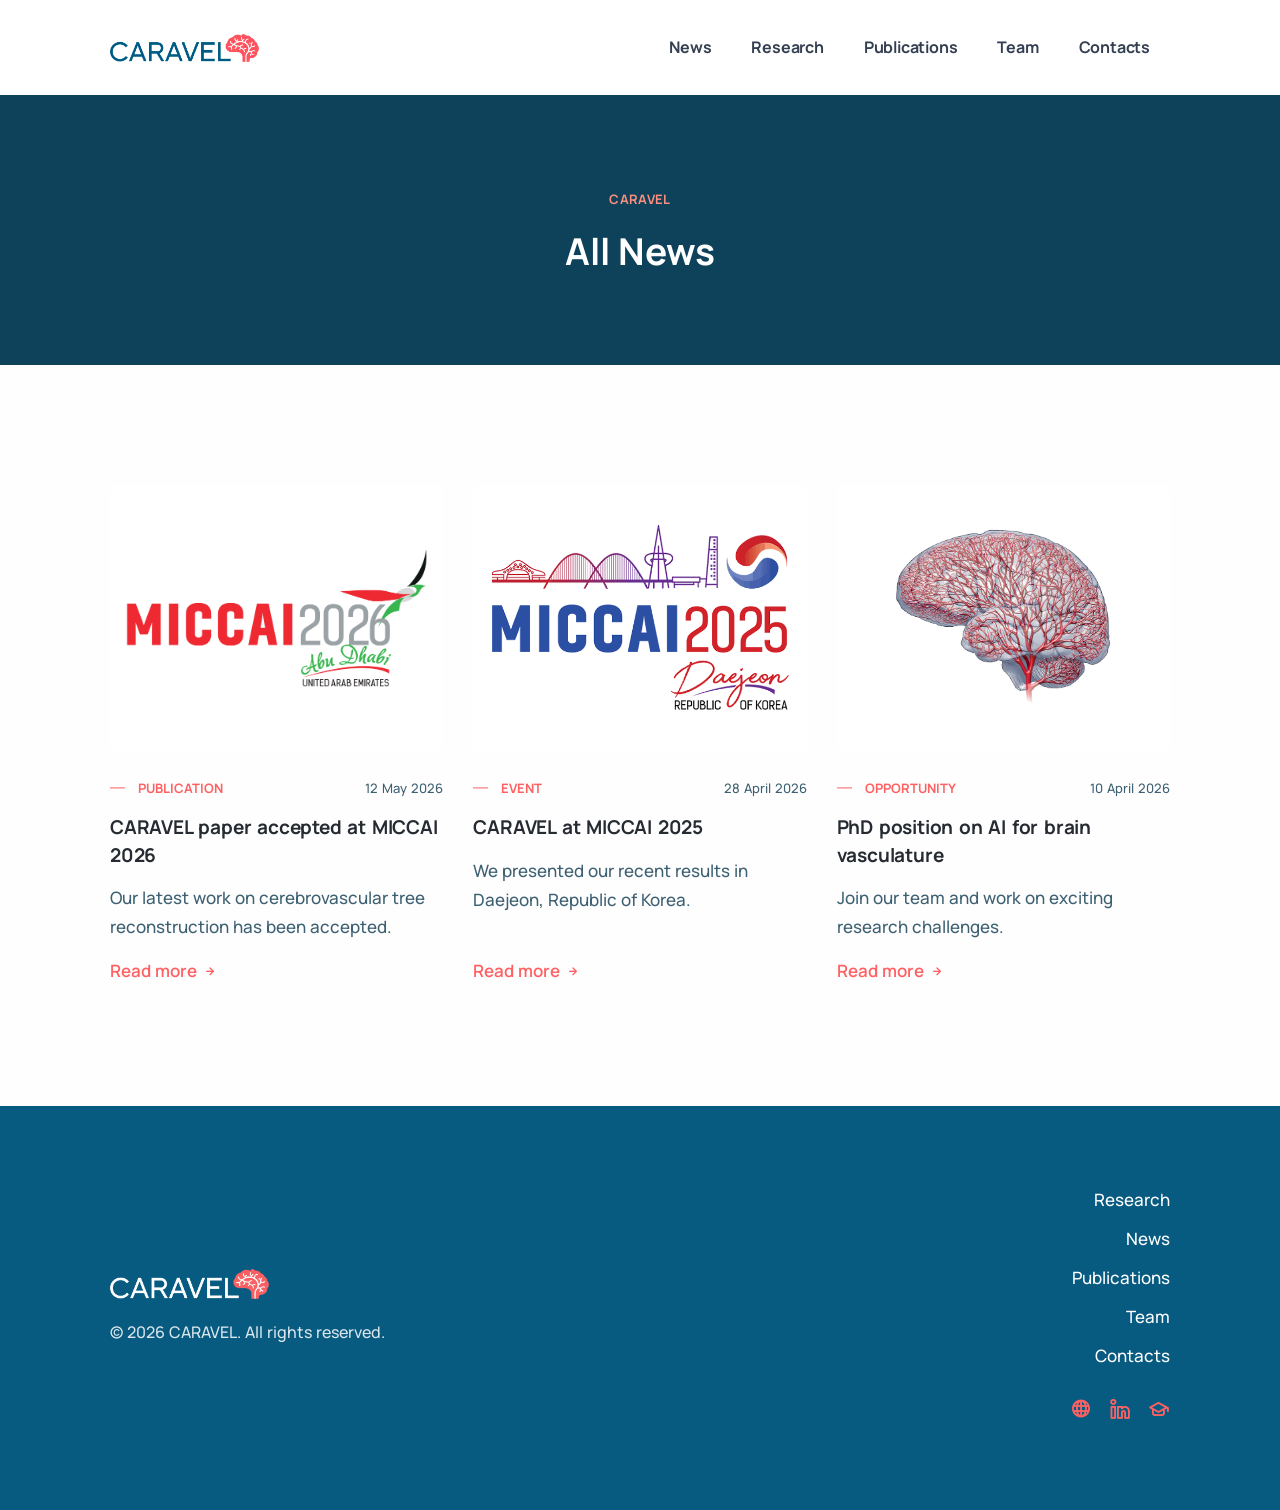
<file: news/index.html>
<!DOCTYPE html>
<html lang="en">
<head>
  <meta charset="utf-8">
<!-- Primary Meta Tags -->
<title> News </title>
<meta name="title" content=" News ">
<meta name="description" content="
         CARAVEL develops reliable AI methods to extract, model and analyse the brain vessel tree across multiple imaging scales.">

<!-- Open Graph / Facebook -->
<meta property="og:type" content="website">
<meta property="og:url" content=" /news/ ">
<meta property="og:title" content=" News ">
<meta property="og:description" content="
    CARAVEL develops reliable AI methods to extract, model and analyse the brain vessel tree across multiple imaging scales.">

<meta property="og:image" content="/content/images/logo_og.png" />


<!-- Twitter -->
<meta property="twitter:card" content="summary_large_image">
<meta property="twitter:url" content="/news/">
<meta property="twitter:title" content=" News ">
<meta property="twitter:description" content="
    CARAVEL develops reliable AI methods to extract, model and analyse the brain vessel tree across multiple imaging scales.">

<meta property="twitter:image" content="/content/images/logo_og.png" />


<meta name="viewport" content="width=device-width, initial-scale=1.0" />

  <!-- Stylesheets-->
  <link rel="shortcut icon" href="/content/images/brain-icon.png" />
<link rel="stylesheet" href="/assets/css/plugins.css">

<link rel="stylesheet" href="/assets/css/styles.css">






  
</head>
<body class="">
  <div class="content-wrapper">
<header class="w-100">


<nav class="navbar navbar-expand-lg navbar-light navbar-bg-light">
  
    <div class="container flex-lg-row flex-nowrap align-items-center">
  
    <div class="navbar-brand w-100">
      <a href="/">
        
          <img src="/content/images/caravel_logo_blue.png" srcset="/content/images/caravel_logo_blue.png 2x" alt="" />
        
      </a>
    </div>
    <div class="navbar-collapse offcanvas offcanvas-nav offcanvas-start">
      <div class="offcanvas-header d-lg-none">
        <a href="/" class="offcanvas-brand">
          <img src="/content/images/caravel_logo_blue.png" alt="CARAVEL" />
        </a>
        <button type="button" class="btn-close ms-auto" data-bs-dismiss="offcanvas" aria-label="Close"></button>
      </div>
      <div class="offcanvas-body ms-lg-auto d-flex flex-column h-100">
        
          <!-- One Page Navigation -->
          <ul class="navbar-nav">
  
  <li class="nav-item">
    
    <a class="nav-link" href="/#news">News</a>
    
  </li>
  
  <li class="nav-item">
    
    <a class="nav-link" href="/#research">Research</a>
    
  </li>
  
  <li class="nav-item">
    
    <a class="nav-link" href="/#publications">Publications</a>
    
  </li>
  
  <li class="nav-item">
    
    <a class="nav-link" href="/#team">Team</a>
    
  </li>
  
  <li class="nav-item">
    
    <a class="nav-link" href="/#contacts">Contacts</a>
    
  </li>
  
</ul>

        

        <div class="offcanvas-footer d-lg-none">
          <div class="offcanvas-contact">
            <a href="mailto:maria.zuluaga@eurecom.fr" class="offcanvas-contact-item">
              <i class="uil uil-envelope"></i> maria.zuluaga@eurecom.fr
            </a>
            <span class="offcanvas-contact-item">
              <i class="uil uil-location-pin-alt"></i> 450 Route des Chappes - 06410 Biot, France
            </span>
            <nav class="nav social offcanvas-social mt-4">
              
                <a href="#"><i class="uil uil-globe"></i></a>
              
                <a href="#"><i class="uil uil-linkedin-alt"></i></a>
              
                <a href="#"><i class="uil uil-graduation-cap"></i></a>
              
            </nav>
          </div>
        </div>
        <!-- /.offcanvas-footer -->
      </div>
      <!-- /.offcanvas-body -->
    </div>
    <!-- /.navbar-collapse -->
    
    <div class="navbar-other d-flex ms-auto">
      <ul class="navbar-nav flex-row align-items-center ms-auto">
        
        
        
        
        
        
        
        
        
        
        
        
        
        
        <li class="nav-item d-lg-none">
          <button class="hamburger offcanvas-nav-btn"><span></span></button>
        </li>
      </ul>
    </div>
  
    </div>
    <!-- /.container -->
  
</nav>
<!-- /.navbar -->










</header>
<!-- /header -->

<section class="wrapper news-hero">
  <div class="container py-12 py-md-14">
    <div class="row justify-content-center text-center">
      <div class="col-lg-8">
        <span class="news-hero-category text-uppercase fs-13 fw-bold">CARAVEL</span>
        <h1 class="news-hero-title mt-3 mb-0">All News</h1>
      </div>
    </div>
  </div>
</section>

<section class="wrapper bg-light">
  <div class="container py-14 py-md-16">
    <div class="row gy-8">
      
      
      <div class="col-md-6 col-lg-4">
        <article class="h-100 d-flex flex-column">
          <div class="news-card-img rounded mb-5">
            <img src="/content/images/news/miccai2026-logo.png" alt="CARAVEL paper accepted at MICCAI 2026" />
          </div>
          <div class="post-header d-flex align-items-center justify-content-between mb-3">
            <span class="text-line text-caravel-coral text-uppercase fs-13 fw-bold">Publication</span>
            <span class="news-card-date fs-13">12 May 2026</span>
          </div>
          <h3 class="h4 mb-3"><a class="link-dark" href="/news/caravel-paper-accepted-miccai-2026/">CARAVEL paper accepted at MICCAI 2026</a></h3>
          <p class="news-card-text mb-3">Our latest work on cerebrovascular tree reconstruction has been accepted.</p>
          <a href="/news/caravel-paper-accepted-miccai-2026/" class="news-card-link hover d-inline-flex align-items-center mt-auto">Read more <i class="uil uil-arrow-right fs-16 ms-1"></i></a>
        </article>
      </div>
      
      <div class="col-md-6 col-lg-4">
        <article class="h-100 d-flex flex-column">
          <div class="news-card-img rounded mb-5">
            <img src="/content/images/news/miccai2025-logo.png" alt="CARAVEL at MICCAI 2025" />
          </div>
          <div class="post-header d-flex align-items-center justify-content-between mb-3">
            <span class="text-line text-caravel-coral text-uppercase fs-13 fw-bold">Event</span>
            <span class="news-card-date fs-13">28 April 2026</span>
          </div>
          <h3 class="h4 mb-3"><a class="link-dark" href="/news/caravel-at-miccai-2025/">CARAVEL at MICCAI 2025</a></h3>
          <p class="news-card-text mb-3">We presented our recent results in Daejeon, Republic of Korea.</p>
          <a href="/news/caravel-at-miccai-2025/" class="news-card-link hover d-inline-flex align-items-center mt-auto">Read more <i class="uil uil-arrow-right fs-16 ms-1"></i></a>
        </article>
      </div>
      
      <div class="col-md-6 col-lg-4">
        <article class="h-100 d-flex flex-column">
          <div class="news-card-img rounded mb-5">
            <img src="/content/images/news/brain-blood-vessels.png" alt="PhD position on AI for brain vasculature" />
          </div>
          <div class="post-header d-flex align-items-center justify-content-between mb-3">
            <span class="text-line text-caravel-coral text-uppercase fs-13 fw-bold">Opportunity</span>
            <span class="news-card-date fs-13">10 April 2026</span>
          </div>
          <h3 class="h4 mb-3"><a class="link-dark" href="/news/phd-position-ai-brain-vasculature/">PhD position on AI for brain vasculature</a></h3>
          <p class="news-card-text mb-3">Join our team and work on exciting research challenges.</p>
          <a href="/news/phd-position-ai-brain-vasculature/" class="news-card-link hover d-inline-flex align-items-center mt-auto">Read more <i class="uil uil-arrow-right fs-16 ms-1"></i></a>
        </article>
      </div>
      
    </div>
    <!-- /.row -->
  </div>
  <!-- /.container -->
</section>

<footer class="caravel-footer">
  <div class="container py-11 py-md-13">
    <div class="row align-items-center gy-8">
      <div class="col-lg-6">
        <img src="/content/images/caravel_logo_white.png" alt="CARAVEL" class="caravel-footer-logo mb-4" />
        <p class="caravel-footer-copyright mb-0">&copy; 2026 CARAVEL. All rights reserved.</p>
      </div>
      <div class="col-lg-6 text-lg-end">
        <nav class="caravel-footer-nav mb-4">
          
          
          <a href="/#research">Research</a>
          
          
          
          <a href="/#news">News</a>
          
          
          
          <a href="/#publications">Publications</a>
          
          
          
          <a href="/#team">Team</a>
          
          
          
          <a href="/#contacts">Contacts</a>
          
          
        </nav>
        <div class="caravel-footer-social">
          
          <a href="#"><i class="uil uil-globe"></i></a>
          
          <a href="#"><i class="uil uil-linkedin-alt"></i></a>
          
          <a href="#"><i class="uil uil-graduation-cap"></i></a>
          
        </div>
      </div>
      <!-- /column -->
    </div>
    <!-- /.row -->
  </div>
  <!-- /.container -->
</footer>

</div>

  <!-- Scroll To Top Button -->
  
<div class="progress-wrap active-progress">
    <svg class="progress-circle svg-content" width="100%" height="100%" viewBox="-1 -1 102 102">
      <path d="M50,1 a49,49 0 0,1 0,98 a49,49 0 0,1 0,-98" style="transition: stroke-dashoffset 10ms linear 0s; stroke-dasharray: 307.919px, 307.919px; stroke-dashoffset: 0px;"></path>
    </svg>
  </div>

  <!-- Site Scripts-->
  <script src="/assets/js/bootstrap.bundle.js"></script>
<script src="/assets/js/plugins.js"></script>
<script src="/assets/js/theme.js"></script>

</body>
</html>
</file>
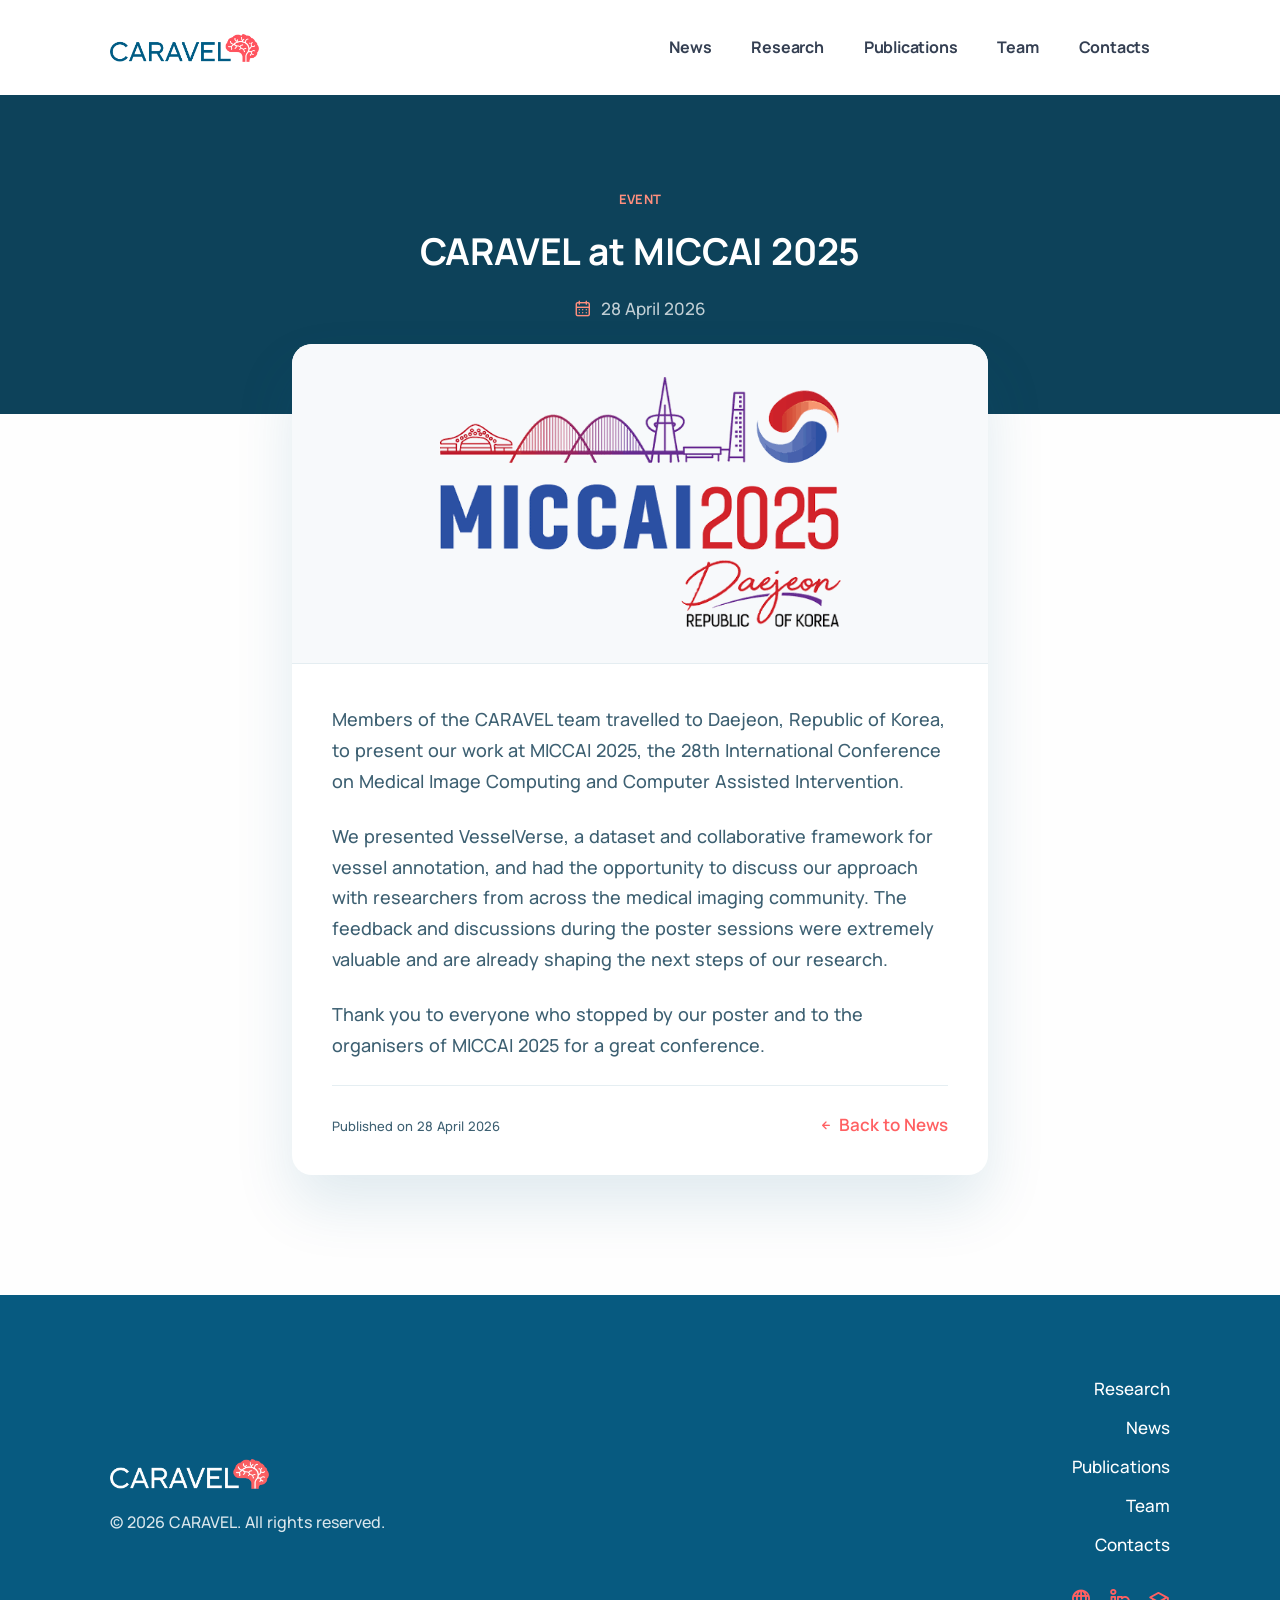
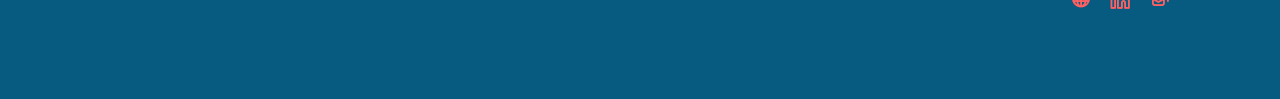
<file: news/caravel-at-miccai-2025/index.html>
<!DOCTYPE html>
<html lang="en">
<head>
  <meta charset="utf-8">
<!-- Primary Meta Tags -->
<title> CARAVEL at MICCAI 2025 </title>
<meta name="title" content=" CARAVEL at MICCAI 2025 ">
<meta name="description" content="
         CARAVEL develops reliable AI methods to extract, model and analyse the brain vessel tree across multiple imaging scales.">

<!-- Open Graph / Facebook -->
<meta property="og:type" content="website">
<meta property="og:url" content=" /news/caravel-at-miccai-2025/ ">
<meta property="og:title" content=" CARAVEL at MICCAI 2025 ">
<meta property="og:description" content="
    CARAVEL develops reliable AI methods to extract, model and analyse the brain vessel tree across multiple imaging scales.">

<meta property="og:image" content="/content/images/news/miccai2025-logo.png" />


<!-- Twitter -->
<meta property="twitter:card" content="summary_large_image">
<meta property="twitter:url" content="/news/caravel-at-miccai-2025/">
<meta property="twitter:title" content=" CARAVEL at MICCAI 2025 ">
<meta property="twitter:description" content="
    CARAVEL develops reliable AI methods to extract, model and analyse the brain vessel tree across multiple imaging scales.">

<meta property="twitter:image" content="/content/images/news/miccai2025-logo.png" />


<meta name="viewport" content="width=device-width, initial-scale=1.0" />

  <!-- Stylesheets-->
  <link rel="shortcut icon" href="/content/images/brain-icon.png" />
<link rel="stylesheet" href="/assets/css/plugins.css">

<link rel="stylesheet" href="/assets/css/styles.css">






  
</head>
<body class="">
  <div class="content-wrapper">
<header class="w-100">


<nav class="navbar navbar-expand-lg navbar-light navbar-bg-light">
  
    <div class="container flex-lg-row flex-nowrap align-items-center">
  
    <div class="navbar-brand w-100">
      <a href="/">
        
          <img src="/content/images/caravel_logo_blue.png" 
               srcset="/content/images/caravel_logo_blue.png 2x" alt="" />
        
      </a>
    </div>
    <div class="navbar-collapse offcanvas offcanvas-nav offcanvas-start">
      <div class="offcanvas-header d-lg-none">
        <a href="/" class="offcanvas-brand">
          <img src="/content/images/caravel_logo_blue.png" alt="CARAVEL">
        </a>
        <button type="button" class="btn-close ms-auto" data-bs-dismiss="offcanvas" aria-label="Close"></button>
      </div>
      <div class="offcanvas-body ms-lg-auto d-flex flex-column h-100">
        
          <!-- One Page Navigation -->
          <ul class="navbar-nav">
  
  <li class="nav-item">
    
    <a class="nav-link" href="/#news">News</a>
    
  </li>
  
  <li class="nav-item">
    
    <a class="nav-link" href="/#research">Research</a>
    
  </li>
  
  <li class="nav-item">
    
    <a class="nav-link" href="/#publications">Publications</a>
    
  </li>
  
  <li class="nav-item">
    
    <a class="nav-link" href="/#team">Team</a>
    
  </li>
  
  <li class="nav-item">
    
    <a class="nav-link" href="/#contacts">Contacts</a>
    
  </li>
  
</ul>

        

        <div class="offcanvas-footer d-lg-none">
          <div class="offcanvas-contact">
            <a href="mailto:maria.zuluaga@eurecom.fr" class="offcanvas-contact-item">
              <i class="uil uil-envelope"></i> maria.zuluaga@eurecom.fr
            </a>
            <span class="offcanvas-contact-item">
              <i class="uil uil-location-pin-alt"></i> 450 Route des Chappes - 06410 Biot, France
            </span>
            <nav class="nav social offcanvas-social mt-4">
              
                <a href="#"><i class="uil uil-globe"></i></a>
              
                <a href="#"><i class="uil uil-linkedin-alt"></i></a>
              
                <a href="#"><i class="uil uil-graduation-cap"></i></a>
              
            </nav>
          </div>
        </div>
        <!-- /.offcanvas-footer -->
      </div>
      <!-- /.offcanvas-body -->
    </div>
    <!-- /.navbar-collapse -->
    
    <div class="navbar-other d-flex ms-auto">
      <ul class="navbar-nav flex-row align-items-center ms-auto">
        
        
        
        
        
        
        
        
        
        
        
        
        
        
        <li class="nav-item d-lg-none">
          <button class="hamburger offcanvas-nav-btn"><span></span></button>
        </li>
      </ul>
    </div>
  
    </div>
    <!-- /.container -->
  
</nav>
<!-- /.navbar -->










</header>
<!-- /header -->

<section class="wrapper news-hero">
  <div class="container py-12 py-md-14">
    <div class="row justify-content-center text-center">
      <div class="col-lg-8">
        <span class="news-hero-category text-uppercase fs-13 fw-bold">Event</span>
        <h1 class="news-hero-title mt-3 mb-4">CARAVEL at MICCAI 2025</h1>
        <div class="news-hero-meta d-flex align-items-center justify-content-center gap-2">
          <i class="uil uil-calendar-alt"></i><span>28 April 2026</span>
        </div>
      </div>
    </div>
  </div>
</section>

<section class="wrapper bg-light">
  <div class="container pb-14 pb-md-16">
    <div class="row justify-content-center">
      <div class="col-lg-8">
        <div class="news-article-card">
          
          <div class="news-article-img">
            <img src="/content/images/news/miccai2025-logo.png" alt="CARAVEL at MICCAI 2025">
          </div>
          
          <div class="news-article-body">
            <div class="news-article-content">
              <p>Members of the CARAVEL team travelled to Daejeon, Republic of Korea, to present our work at MICCAI 2025, the 28th International Conference on Medical Image Computing and Computer Assisted Intervention.</p>

<p>We presented VesselVerse, a dataset and collaborative framework for vessel annotation, and had the opportunity to discuss our approach with researchers from across the medical imaging community. The feedback and discussions during the poster sessions were extremely valuable and are already shaping the next steps of our research.</p>

<p>Thank you to everyone who stopped by our poster and to the organisers of MICCAI 2025 for a great conference.</p>

            </div>
            <div class="news-article-footer d-flex align-items-center justify-content-between flex-wrap gap-3">
              <span class="news-card-date fs-13">Published on 28 April 2026</span>
              <a href="/#news" class="news-card-link hover d-inline-flex align-items-center">
                <i class="uil uil-arrow-left fs-16 me-1"></i> Back to News
              </a>
            </div>
          </div>
        </div>
      </div>
      <!-- /column -->
    </div>
    <!-- /.row -->
  </div>
  <!-- /.container -->
</section>

<footer class="caravel-footer">
  <div class="container py-11 py-md-13">
    <div class="row align-items-center gy-8">
      <div class="col-lg-6">
        <img src="/content/images/caravel_logo_white.png" alt="CARAVEL" class="caravel-footer-logo mb-4">
        <p class="caravel-footer-copyright mb-0">&copy; 2026 CARAVEL. All rights reserved.</p>
      </div>
      <div class="col-lg-6 text-lg-end">
        <nav class="caravel-footer-nav mb-4">
          
          
          <a href="/#research">Research</a>
          
          
          
          <a href="/#news">News</a>
          
          
          
          <a href="/#publications">Publications</a>
          
          
          
          <a href="/#team">Team</a>
          
          
          
          <a href="/#contacts">Contacts</a>
          
          
        </nav>
        <div class="caravel-footer-social">
          
          <a href="#"><i class="uil uil-globe"></i></a>
          
          <a href="#"><i class="uil uil-linkedin-alt"></i></a>
          
          <a href="#"><i class="uil uil-graduation-cap"></i></a>
          
        </div>
      </div>
      <!-- /column -->
    </div>
    <!-- /.row -->
  </div>
  <!-- /.container -->
</footer>

</div>

  <!-- Scroll To Top Button -->
  
  <!-- Site Scripts-->
  <script src="/assets/js/bootstrap.bundle.js"></script>
<script src="/assets/js/plugins.js"></script>
<script src="/assets/js/theme.js"></script>

</body>
</html>
</file>
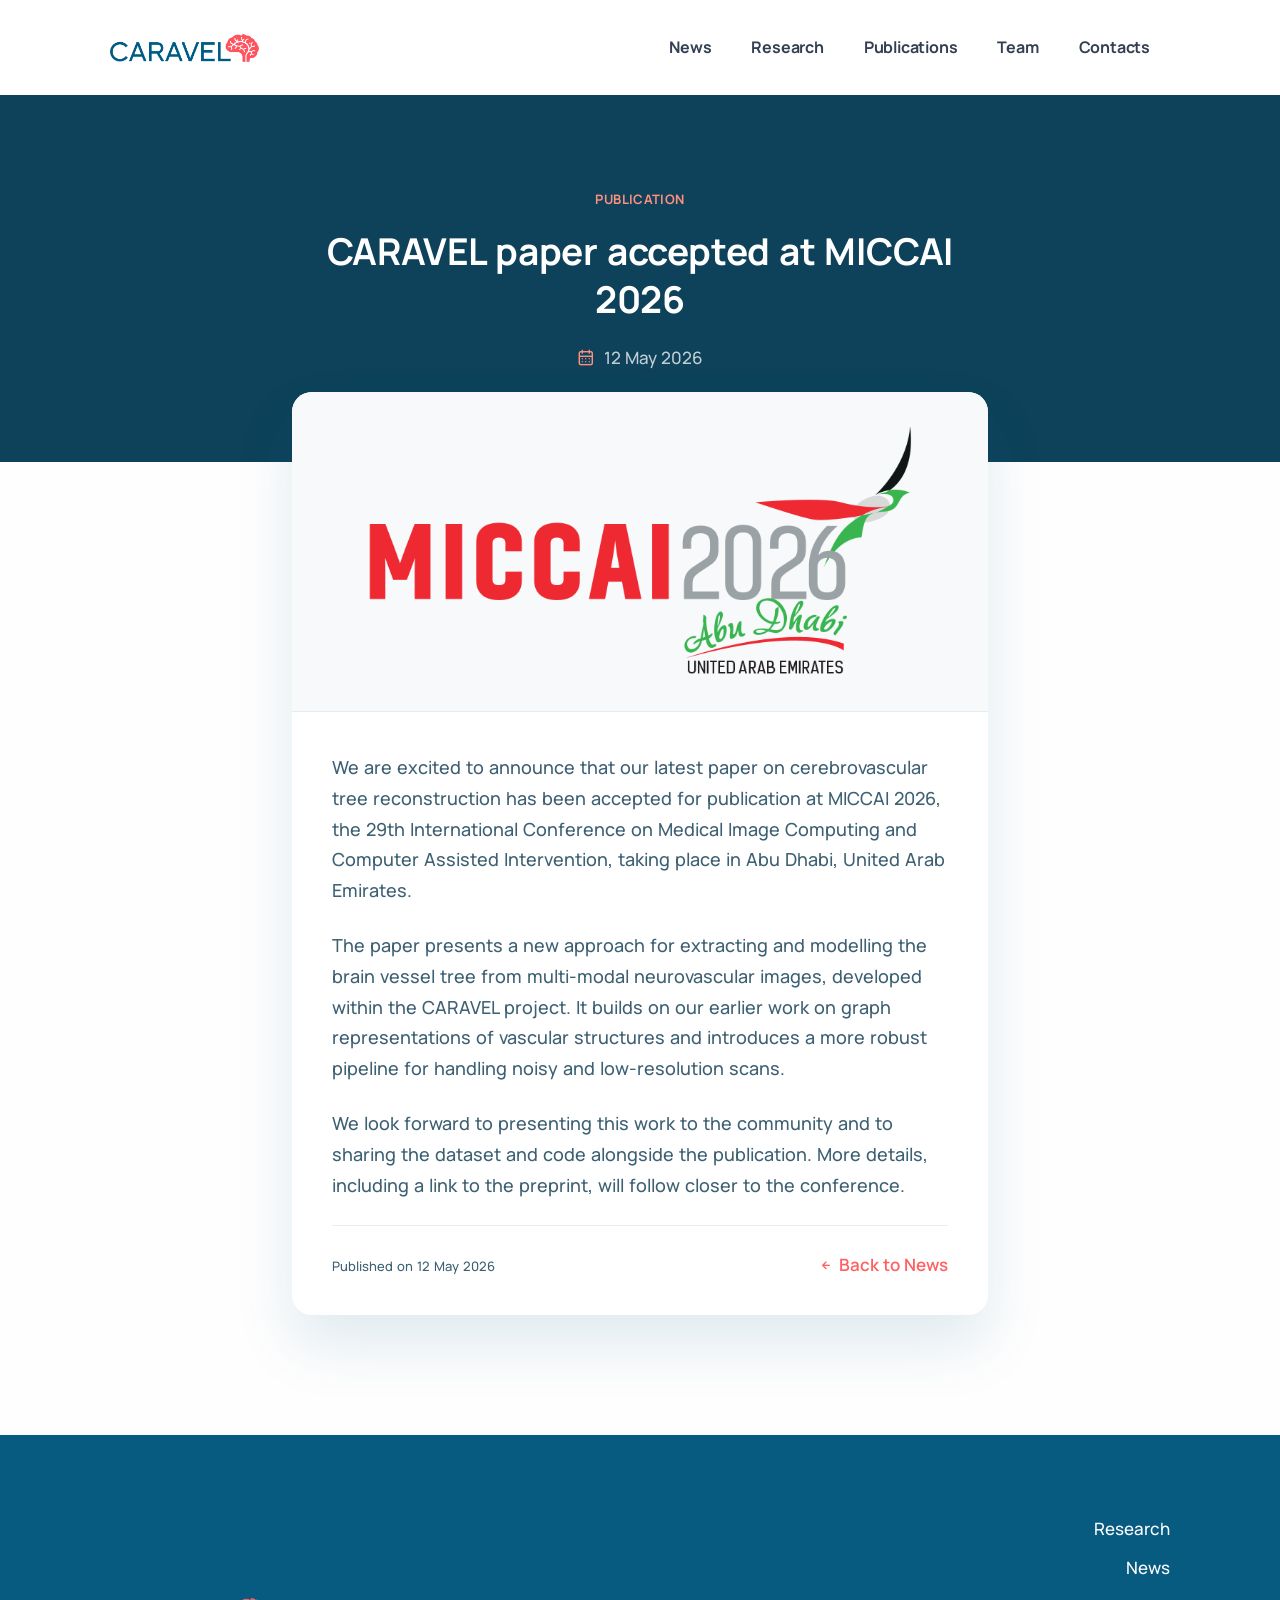
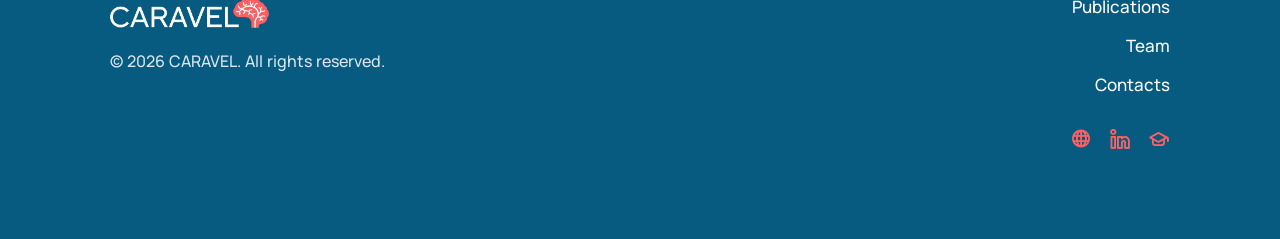
<file: news/caravel-paper-accepted-miccai-2026/index.html>
<!DOCTYPE html>
<html lang="en">
<head>
  <meta charset="utf-8">
<!-- Primary Meta Tags -->
<title> CARAVEL paper accepted at MICCAI 2026 </title>
<meta name="title" content=" CARAVEL paper accepted at MICCAI 2026 ">
<meta name="description" content="
         CARAVEL develops reliable AI methods to extract, model and analyse the brain vessel tree across multiple imaging scales.">

<!-- Open Graph / Facebook -->
<meta property="og:type" content="website">
<meta property="og:url" content=" /news/caravel-paper-accepted-miccai-2026/ ">
<meta property="og:title" content=" CARAVEL paper accepted at MICCAI 2026 ">
<meta property="og:description" content="
    CARAVEL develops reliable AI methods to extract, model and analyse the brain vessel tree across multiple imaging scales.">

<meta property="og:image" content="/content/images/news/miccai2026-logo.png" />


<!-- Twitter -->
<meta property="twitter:card" content="summary_large_image">
<meta property="twitter:url" content="/news/caravel-paper-accepted-miccai-2026/">
<meta property="twitter:title" content=" CARAVEL paper accepted at MICCAI 2026 ">
<meta property="twitter:description" content="
    CARAVEL develops reliable AI methods to extract, model and analyse the brain vessel tree across multiple imaging scales.">

<meta property="twitter:image" content="/content/images/news/miccai2026-logo.png" />


<meta name="viewport" content="width=device-width, initial-scale=1.0" />

  <!-- Stylesheets-->
  <link rel="shortcut icon" href="/content/images/brain-icon.png" />
<link rel="stylesheet" href="/assets/css/plugins.css">

<link rel="stylesheet" href="/assets/css/styles.css">






  
</head>
<body class="">
  <div class="content-wrapper">
<header class="w-100">


<nav class="navbar navbar-expand-lg navbar-light navbar-bg-light">
  
    <div class="container flex-lg-row flex-nowrap align-items-center">
  
    <div class="navbar-brand w-100">
      <a href="/">
        
          <img src="/content/images/caravel_logo_blue.png" 
               srcset="/content/images/caravel_logo_blue.png 2x" alt="" />
        
      </a>
    </div>
    <div class="navbar-collapse offcanvas offcanvas-nav offcanvas-start">
      <div class="offcanvas-header d-lg-none">
        <a href="/" class="offcanvas-brand">
          <img src="/content/images/caravel_logo_blue.png" alt="CARAVEL">
        </a>
        <button type="button" class="btn-close ms-auto" data-bs-dismiss="offcanvas" aria-label="Close"></button>
      </div>
      <div class="offcanvas-body ms-lg-auto d-flex flex-column h-100">
        
          <!-- One Page Navigation -->
          <ul class="navbar-nav">
  
  <li class="nav-item">
    
    <a class="nav-link" href="/#news">News</a>
    
  </li>
  
  <li class="nav-item">
    
    <a class="nav-link" href="/#research">Research</a>
    
  </li>
  
  <li class="nav-item">
    
    <a class="nav-link" href="/#publications">Publications</a>
    
  </li>
  
  <li class="nav-item">
    
    <a class="nav-link" href="/#team">Team</a>
    
  </li>
  
  <li class="nav-item">
    
    <a class="nav-link" href="/#contacts">Contacts</a>
    
  </li>
  
</ul>

        

        <div class="offcanvas-footer d-lg-none">
          <div class="offcanvas-contact">
            <a href="mailto:maria.zuluaga@eurecom.fr" class="offcanvas-contact-item">
              <i class="uil uil-envelope"></i> maria.zuluaga@eurecom.fr
            </a>
            <span class="offcanvas-contact-item">
              <i class="uil uil-location-pin-alt"></i> 450 Route des Chappes - 06410 Biot, France
            </span>
            <nav class="nav social offcanvas-social mt-4">
              
                <a href="#"><i class="uil uil-globe"></i></a>
              
                <a href="#"><i class="uil uil-linkedin-alt"></i></a>
              
                <a href="#"><i class="uil uil-graduation-cap"></i></a>
              
            </nav>
          </div>
        </div>
        <!-- /.offcanvas-footer -->
      </div>
      <!-- /.offcanvas-body -->
    </div>
    <!-- /.navbar-collapse -->
    
    <div class="navbar-other d-flex ms-auto">
      <ul class="navbar-nav flex-row align-items-center ms-auto">
        
        
        
        
        
        
        
        
        
        
        
        
        
        
        <li class="nav-item d-lg-none">
          <button class="hamburger offcanvas-nav-btn"><span></span></button>
        </li>
      </ul>
    </div>
  
    </div>
    <!-- /.container -->
  
</nav>
<!-- /.navbar -->










</header>
<!-- /header -->

<section class="wrapper news-hero">
  <div class="container py-12 py-md-14">
    <div class="row justify-content-center text-center">
      <div class="col-lg-8">
        <span class="news-hero-category text-uppercase fs-13 fw-bold">Publication</span>
        <h1 class="news-hero-title mt-3 mb-4">CARAVEL paper accepted at MICCAI 2026</h1>
        <div class="news-hero-meta d-flex align-items-center justify-content-center gap-2">
          <i class="uil uil-calendar-alt"></i><span>12 May 2026</span>
        </div>
      </div>
    </div>
  </div>
</section>

<section class="wrapper bg-light">
  <div class="container pb-14 pb-md-16">
    <div class="row justify-content-center">
      <div class="col-lg-8">
        <div class="news-article-card">
          
          <div class="news-article-img">
            <img src="/content/images/news/miccai2026-logo.png" alt="CARAVEL paper accepted at MICCAI 2026">
          </div>
          
          <div class="news-article-body">
            <div class="news-article-content">
              <p>We are excited to announce that our latest paper on cerebrovascular tree reconstruction has been accepted for publication at MICCAI 2026, the 29th International Conference on Medical Image Computing and Computer Assisted Intervention, taking place in Abu Dhabi, United Arab Emirates.</p>

<p>The paper presents a new approach for extracting and modelling the brain vessel tree from multi-modal neurovascular images, developed within the CARAVEL project. It builds on our earlier work on graph representations of vascular structures and introduces a more robust pipeline for handling noisy and low-resolution scans.</p>

<p>We look forward to presenting this work to the community and to sharing the dataset and code alongside the publication. More details, including a link to the preprint, will follow closer to the conference.</p>

            </div>
            <div class="news-article-footer d-flex align-items-center justify-content-between flex-wrap gap-3">
              <span class="news-card-date fs-13">Published on 12 May 2026</span>
              <a href="/#news" class="news-card-link hover d-inline-flex align-items-center">
                <i class="uil uil-arrow-left fs-16 me-1"></i> Back to News
              </a>
            </div>
          </div>
        </div>
      </div>
      <!-- /column -->
    </div>
    <!-- /.row -->
  </div>
  <!-- /.container -->
</section>

<footer class="caravel-footer">
  <div class="container py-11 py-md-13">
    <div class="row align-items-center gy-8">
      <div class="col-lg-6">
        <img src="/content/images/caravel_logo_white.png" alt="CARAVEL" class="caravel-footer-logo mb-4">
        <p class="caravel-footer-copyright mb-0">&copy; 2026 CARAVEL. All rights reserved.</p>
      </div>
      <div class="col-lg-6 text-lg-end">
        <nav class="caravel-footer-nav mb-4">
          
          
          <a href="/#research">Research</a>
          
          
          
          <a href="/#news">News</a>
          
          
          
          <a href="/#publications">Publications</a>
          
          
          
          <a href="/#team">Team</a>
          
          
          
          <a href="/#contacts">Contacts</a>
          
          
        </nav>
        <div class="caravel-footer-social">
          
          <a href="#"><i class="uil uil-globe"></i></a>
          
          <a href="#"><i class="uil uil-linkedin-alt"></i></a>
          
          <a href="#"><i class="uil uil-graduation-cap"></i></a>
          
        </div>
      </div>
      <!-- /column -->
    </div>
    <!-- /.row -->
  </div>
  <!-- /.container -->
</footer>

</div>

  <!-- Scroll To Top Button -->
  
  <!-- Site Scripts-->
  <script src="/assets/js/bootstrap.bundle.js"></script>
<script src="/assets/js/plugins.js"></script>
<script src="/assets/js/theme.js"></script>

</body>
</html>
</file>
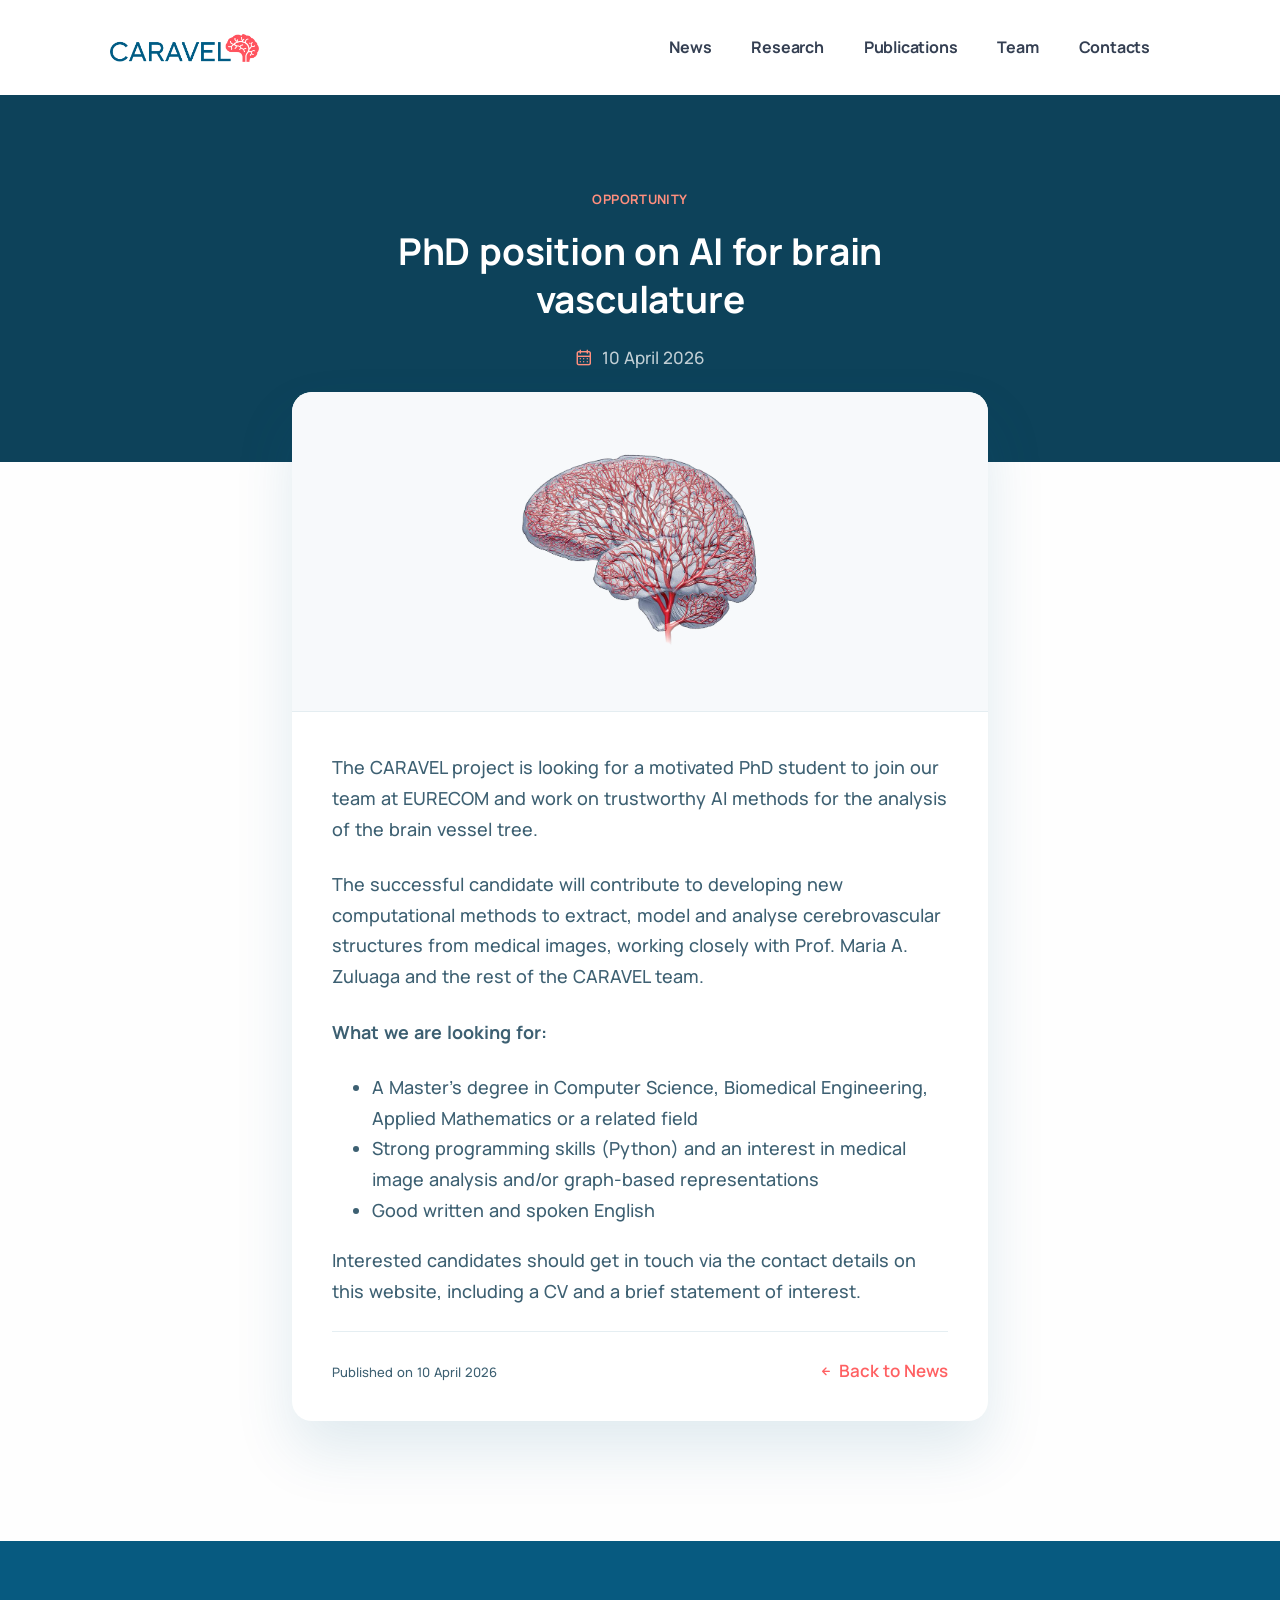
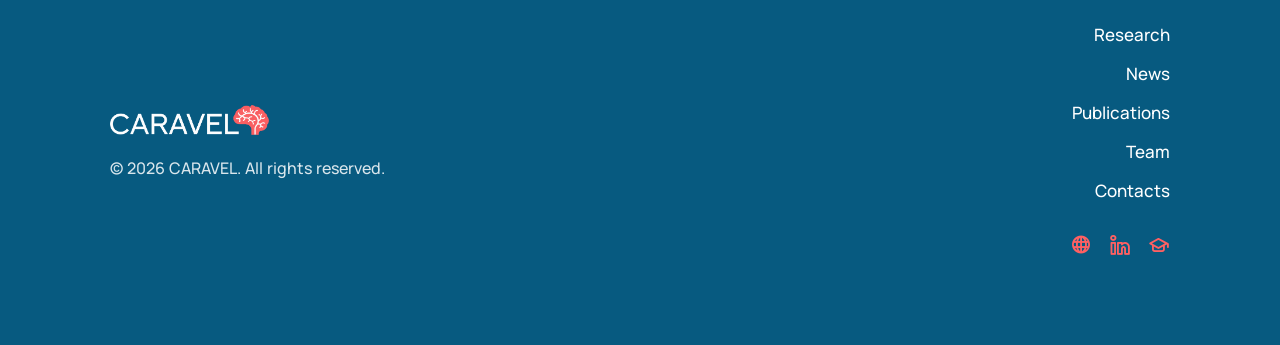
<file: news/phd-position-ai-brain-vasculature/index.html>
<!DOCTYPE html>
<html lang="en">
<head>
  <meta charset="utf-8">
<!-- Primary Meta Tags -->
<title> PhD position on AI for brain vasculature </title>
<meta name="title" content=" PhD position on AI for brain vasculature ">
<meta name="description" content="
         CARAVEL develops reliable AI methods to extract, model and analyse the brain vessel tree across multiple imaging scales.">

<!-- Open Graph / Facebook -->
<meta property="og:type" content="website">
<meta property="og:url" content=" /news/phd-position-ai-brain-vasculature/ ">
<meta property="og:title" content=" PhD position on AI for brain vasculature ">
<meta property="og:description" content="
    CARAVEL develops reliable AI methods to extract, model and analyse the brain vessel tree across multiple imaging scales.">

<meta property="og:image" content="/content/images/news/brain-blood-vessels.png" />


<!-- Twitter -->
<meta property="twitter:card" content="summary_large_image">
<meta property="twitter:url" content="/news/phd-position-ai-brain-vasculature/">
<meta property="twitter:title" content=" PhD position on AI for brain vasculature ">
<meta property="twitter:description" content="
    CARAVEL develops reliable AI methods to extract, model and analyse the brain vessel tree across multiple imaging scales.">

<meta property="twitter:image" content="/content/images/news/brain-blood-vessels.png" />


<meta name="viewport" content="width=device-width, initial-scale=1.0" />

  <!-- Stylesheets-->
  <link rel="shortcut icon" href="/content/images/brain-icon.png" />
<link rel="stylesheet" href="/assets/css/plugins.css">

<link rel="stylesheet" href="/assets/css/styles.css">






  
</head>
<body class="">
  <div class="content-wrapper">
<header class="w-100">


<nav class="navbar navbar-expand-lg navbar-light navbar-bg-light">
  
    <div class="container flex-lg-row flex-nowrap align-items-center">
  
    <div class="navbar-brand w-100">
      <a href="/">
        
          <img src="/content/images/caravel_logo_blue.png" 
               srcset="/content/images/caravel_logo_blue.png 2x" alt="" />
        
      </a>
    </div>
    <div class="navbar-collapse offcanvas offcanvas-nav offcanvas-start">
      <div class="offcanvas-header d-lg-none">
        <a href="/" class="offcanvas-brand">
          <img src="/content/images/caravel_logo_blue.png" alt="CARAVEL">
        </a>
        <button type="button" class="btn-close ms-auto" data-bs-dismiss="offcanvas" aria-label="Close"></button>
      </div>
      <div class="offcanvas-body ms-lg-auto d-flex flex-column h-100">
        
          <!-- One Page Navigation -->
          <ul class="navbar-nav">
  
  <li class="nav-item">
    
    <a class="nav-link" href="/#news">News</a>
    
  </li>
  
  <li class="nav-item">
    
    <a class="nav-link" href="/#research">Research</a>
    
  </li>
  
  <li class="nav-item">
    
    <a class="nav-link" href="/#publications">Publications</a>
    
  </li>
  
  <li class="nav-item">
    
    <a class="nav-link" href="/#team">Team</a>
    
  </li>
  
  <li class="nav-item">
    
    <a class="nav-link" href="/#contacts">Contacts</a>
    
  </li>
  
</ul>

        

        <div class="offcanvas-footer d-lg-none">
          <div class="offcanvas-contact">
            <a href="mailto:maria.zuluaga@eurecom.fr" class="offcanvas-contact-item">
              <i class="uil uil-envelope"></i> maria.zuluaga@eurecom.fr
            </a>
            <span class="offcanvas-contact-item">
              <i class="uil uil-location-pin-alt"></i> 450 Route des Chappes - 06410 Biot, France
            </span>
            <nav class="nav social offcanvas-social mt-4">
              
                <a href="#"><i class="uil uil-globe"></i></a>
              
                <a href="#"><i class="uil uil-linkedin-alt"></i></a>
              
                <a href="#"><i class="uil uil-graduation-cap"></i></a>
              
            </nav>
          </div>
        </div>
        <!-- /.offcanvas-footer -->
      </div>
      <!-- /.offcanvas-body -->
    </div>
    <!-- /.navbar-collapse -->
    
    <div class="navbar-other d-flex ms-auto">
      <ul class="navbar-nav flex-row align-items-center ms-auto">
        
        
        
        
        
        
        
        
        
        
        
        
        
        
        <li class="nav-item d-lg-none">
          <button class="hamburger offcanvas-nav-btn"><span></span></button>
        </li>
      </ul>
    </div>
  
    </div>
    <!-- /.container -->
  
</nav>
<!-- /.navbar -->










</header>
<!-- /header -->

<section class="wrapper news-hero">
  <div class="container py-12 py-md-14">
    <div class="row justify-content-center text-center">
      <div class="col-lg-8">
        <span class="news-hero-category text-uppercase fs-13 fw-bold">Opportunity</span>
        <h1 class="news-hero-title mt-3 mb-4">PhD position on AI for brain vasculature</h1>
        <div class="news-hero-meta d-flex align-items-center justify-content-center gap-2">
          <i class="uil uil-calendar-alt"></i><span>10 April 2026</span>
        </div>
      </div>
    </div>
  </div>
</section>

<section class="wrapper bg-light">
  <div class="container pb-14 pb-md-16">
    <div class="row justify-content-center">
      <div class="col-lg-8">
        <div class="news-article-card">
          
          <div class="news-article-img">
            <img src="/content/images/news/brain-blood-vessels.png" alt="PhD position on AI for brain vasculature">
          </div>
          
          <div class="news-article-body">
            <div class="news-article-content">
              <p>The CARAVEL project is looking for a motivated PhD student to join our team at EURECOM and work on trustworthy AI methods for the analysis of the brain vessel tree.</p>

<p>The successful candidate will contribute to developing new computational methods to extract, model and analyse cerebrovascular structures from medical images, working closely with Prof. Maria A. Zuluaga and the rest of the CARAVEL team.</p>

<p><strong>What we are looking for:</strong></p>
<ul>
  <li>A Master’s degree in Computer Science, Biomedical Engineering, Applied Mathematics or a related field</li>
  <li>Strong programming skills (Python) and an interest in medical image analysis and/or graph-based representations</li>
  <li>Good written and spoken English</li>
</ul>

<p>Interested candidates should get in touch via the contact details on this website, including a CV and a brief statement of interest.</p>

            </div>
            <div class="news-article-footer d-flex align-items-center justify-content-between flex-wrap gap-3">
              <span class="news-card-date fs-13">Published on 10 April 2026</span>
              <a href="/#news" class="news-card-link hover d-inline-flex align-items-center">
                <i class="uil uil-arrow-left fs-16 me-1"></i> Back to News
              </a>
            </div>
          </div>
        </div>
      </div>
      <!-- /column -->
    </div>
    <!-- /.row -->
  </div>
  <!-- /.container -->
</section>

<footer class="caravel-footer">
  <div class="container py-11 py-md-13">
    <div class="row align-items-center gy-8">
      <div class="col-lg-6">
        <img src="/content/images/caravel_logo_white.png" alt="CARAVEL" class="caravel-footer-logo mb-4">
        <p class="caravel-footer-copyright mb-0">&copy; 2026 CARAVEL. All rights reserved.</p>
      </div>
      <div class="col-lg-6 text-lg-end">
        <nav class="caravel-footer-nav mb-4">
          
          
          <a href="/#research">Research</a>
          
          
          
          <a href="/#news">News</a>
          
          
          
          <a href="/#publications">Publications</a>
          
          
          
          <a href="/#team">Team</a>
          
          
          
          <a href="/#contacts">Contacts</a>
          
          
        </nav>
        <div class="caravel-footer-social">
          
          <a href="#"><i class="uil uil-globe"></i></a>
          
          <a href="#"><i class="uil uil-linkedin-alt"></i></a>
          
          <a href="#"><i class="uil uil-graduation-cap"></i></a>
          
        </div>
      </div>
      <!-- /column -->
    </div>
    <!-- /.row -->
  </div>
  <!-- /.container -->
</footer>

</div>

  <!-- Scroll To Top Button -->
  
  <!-- Site Scripts-->
  <script src="/assets/js/bootstrap.bundle.js"></script>
<script src="/assets/js/plugins.js"></script>
<script src="/assets/js/theme.js"></script>

</body>
</html>
</file>
<file: assets/css/plugins.css>
@charset "UTF-8";
/*!
 * animate.css - https://animate.style/
 * Version - 4.1.1
 * Licensed under the MIT license - http://opensource.org/licenses/MIT
 *
 * Copyright (c) 2020 Animate.css
 */
:root {
  --animate-duration: 1s;
  --animate-delay: 1s;
  --animate-repeat: 1
}
.animate__animated {
  -webkit-animation-duration: 1s;
  animation-duration: 1s;
  -webkit-animation-duration: var(--animate-duration);
  animation-duration: var(--animate-duration);
  -webkit-animation-fill-mode: both;
  animation-fill-mode: both
}
.animate__animated.animate__infinite {
  -webkit-animation-iteration-count: infinite;
  animation-iteration-count: infinite
}
.animate__animated.animate__repeat-1 {
  -webkit-animation-iteration-count: 1;
  animation-iteration-count: 1;
  -webkit-animation-iteration-count: var(--animate-repeat);
  animation-iteration-count: var(--animate-repeat)
}
.animate__animated.animate__repeat-2 {
  -webkit-animation-iteration-count: 2;
  animation-iteration-count: 2;
  -webkit-animation-iteration-count: calc(var(--animate-repeat)*2);
  animation-iteration-count: calc(var(--animate-repeat)*2)
}
.animate__animated.animate__repeat-3 {
  -webkit-animation-iteration-count: 3;
  animation-iteration-count: 3;
  -webkit-animation-iteration-count: calc(var(--animate-repeat)*3);
  animation-iteration-count: calc(var(--animate-repeat)*3)
}
.animate__animated.animate__delay-1s {
  -webkit-animation-delay: 1s;
  animation-delay: 1s;
  -webkit-animation-delay: var(--animate-delay);
  animation-delay: var(--animate-delay)
}
.animate__animated.animate__delay-2s {
  -webkit-animation-delay: 2s;
  animation-delay: 2s;
  -webkit-animation-delay: calc(var(--animate-delay)*2);
  animation-delay: calc(var(--animate-delay)*2)
}
.animate__animated.animate__delay-3s {
  -webkit-animation-delay: 3s;
  animation-delay: 3s;
  -webkit-animation-delay: calc(var(--animate-delay)*3);
  animation-delay: calc(var(--animate-delay)*3)
}
.animate__animated.animate__delay-4s {
  -webkit-animation-delay: 4s;
  animation-delay: 4s;
  -webkit-animation-delay: calc(var(--animate-delay)*4);
  animation-delay: calc(var(--animate-delay)*4)
}
.animate__animated.animate__delay-5s {
  -webkit-animation-delay: 5s;
  animation-delay: 5s;
  -webkit-animation-delay: calc(var(--animate-delay)*5);
  animation-delay: calc(var(--animate-delay)*5)
}
.animate__animated.animate__faster {
  -webkit-animation-duration: .5s;
  animation-duration: .5s;
  -webkit-animation-duration: calc(var(--animate-duration)/2);
  animation-duration: calc(var(--animate-duration)/2)
}
.animate__animated.animate__fast {
  -webkit-animation-duration: .8s;
  animation-duration: .8s;
  -webkit-animation-duration: calc(var(--animate-duration)*0.8);
  animation-duration: calc(var(--animate-duration)*0.8)
}
.animate__animated.animate__slow {
  -webkit-animation-duration: 2s;
  animation-duration: 2s;
  -webkit-animation-duration: calc(var(--animate-duration)*2);
  animation-duration: calc(var(--animate-duration)*2)
}
.animate__animated.animate__slower {
  -webkit-animation-duration: 3s;
  animation-duration: 3s;
  -webkit-animation-duration: calc(var(--animate-duration)*3);
  animation-duration: calc(var(--animate-duration)*3)
}
@media (prefers-reduced-motion:reduce),
print {
  .animate__animated {
    -webkit-animation-duration: 1ms !important;
    animation-duration: 1ms !important;
    -webkit-transition-duration: 1ms !important;
    transition-duration: 1ms !important;
    -webkit-animation-iteration-count: 1 !important;
    animation-iteration-count: 1 !important
  }
  .animate__animated[class*=Out] {
    opacity: 0
  }
}
@-webkit-keyframes bounce {
  0%,
  20%,
  53%,
  to {
    -webkit-animation-timing-function: cubic-bezier(.215, .61, .355, 1);
    animation-timing-function: cubic-bezier(.215, .61, .355, 1);
    -webkit-transform: translateZ(0);
    transform: translateZ(0)
  }
  40%,
  43% {
    -webkit-animation-timing-function: cubic-bezier(.755, .05, .855, .06);
    animation-timing-function: cubic-bezier(.755, .05, .855, .06);
    -webkit-transform: translate3d(0, -30px, 0) scaleY(1.1);
    transform: translate3d(0, -30px, 0) scaleY(1.1)
  }
  70% {
    -webkit-animation-timing-function: cubic-bezier(.755, .05, .855, .06);
    animation-timing-function: cubic-bezier(.755, .05, .855, .06);
    -webkit-transform: translate3d(0, -15px, 0) scaleY(1.05);
    transform: translate3d(0, -15px, 0) scaleY(1.05)
  }
  80% {
    -webkit-transition-timing-function: cubic-bezier(.215, .61, .355, 1);
    transition-timing-function: cubic-bezier(.215, .61, .355, 1);
    -webkit-transform: translateZ(0) scaleY(.95);
    transform: translateZ(0) scaleY(.95)
  }
  90% {
    -webkit-transform: translate3d(0, -4px, 0) scaleY(1.02);
    transform: translate3d(0, -4px, 0) scaleY(1.02)
  }
}
@keyframes bounce {
  0%,
  20%,
  53%,
  to {
    -webkit-animation-timing-function: cubic-bezier(.215, .61, .355, 1);
    animation-timing-function: cubic-bezier(.215, .61, .355, 1);
    -webkit-transform: translateZ(0);
    transform: translateZ(0)
  }
  40%,
  43% {
    -webkit-animation-timing-function: cubic-bezier(.755, .05, .855, .06);
    animation-timing-function: cubic-bezier(.755, .05, .855, .06);
    -webkit-transform: translate3d(0, -30px, 0) scaleY(1.1);
    transform: translate3d(0, -30px, 0) scaleY(1.1)
  }
  70% {
    -webkit-animation-timing-function: cubic-bezier(.755, .05, .855, .06);
    animation-timing-function: cubic-bezier(.755, .05, .855, .06);
    -webkit-transform: translate3d(0, -15px, 0) scaleY(1.05);
    transform: translate3d(0, -15px, 0) scaleY(1.05)
  }
  80% {
    -webkit-transition-timing-function: cubic-bezier(.215, .61, .355, 1);
    transition-timing-function: cubic-bezier(.215, .61, .355, 1);
    -webkit-transform: translateZ(0) scaleY(.95);
    transform: translateZ(0) scaleY(.95)
  }
  90% {
    -webkit-transform: translate3d(0, -4px, 0) scaleY(1.02);
    transform: translate3d(0, -4px, 0) scaleY(1.02)
  }
}
.animate__bounce {
  -webkit-animation-name: bounce;
  animation-name: bounce;
  -webkit-transform-origin: center bottom;
  transform-origin: center bottom
}
@-webkit-keyframes flash {
  0%,
  50%,
  to {
    opacity: 1
  }
  25%,
  75% {
    opacity: 0
  }
}
@keyframes flash {
  0%,
  50%,
  to {
    opacity: 1
  }
  25%,
  75% {
    opacity: 0
  }
}
.animate__flash {
  -webkit-animation-name: flash;
  animation-name: flash
}
@-webkit-keyframes pulse {
  0% {
    -webkit-transform: scaleX(1);
    transform: scaleX(1)
  }
  50% {
    -webkit-transform: scale3d(1.05, 1.05, 1.05);
    transform: scale3d(1.05, 1.05, 1.05)
  }
  to {
    -webkit-transform: scaleX(1);
    transform: scaleX(1)
  }
}
@keyframes pulse {
  0% {
    -webkit-transform: scaleX(1);
    transform: scaleX(1)
  }
  50% {
    -webkit-transform: scale3d(1.05, 1.05, 1.05);
    transform: scale3d(1.05, 1.05, 1.05)
  }
  to {
    -webkit-transform: scaleX(1);
    transform: scaleX(1)
  }
}
.animate__pulse {
  -webkit-animation-name: pulse;
  animation-name: pulse;
  -webkit-animation-timing-function: ease-in-out;
  animation-timing-function: ease-in-out
}
@-webkit-keyframes rubberBand {
  0% {
    -webkit-transform: scaleX(1);
    transform: scaleX(1)
  }
  30% {
    -webkit-transform: scale3d(1.25, .75, 1);
    transform: scale3d(1.25, .75, 1)
  }
  40% {
    -webkit-transform: scale3d(.75, 1.25, 1);
    transform: scale3d(.75, 1.25, 1)
  }
  50% {
    -webkit-transform: scale3d(1.15, .85, 1);
    transform: scale3d(1.15, .85, 1)
  }
  65% {
    -webkit-transform: scale3d(.95, 1.05, 1);
    transform: scale3d(.95, 1.05, 1)
  }
  75% {
    -webkit-transform: scale3d(1.05, .95, 1);
    transform: scale3d(1.05, .95, 1)
  }
  to {
    -webkit-transform: scaleX(1);
    transform: scaleX(1)
  }
}
@keyframes rubberBand {
  0% {
    -webkit-transform: scaleX(1);
    transform: scaleX(1)
  }
  30% {
    -webkit-transform: scale3d(1.25, .75, 1);
    transform: scale3d(1.25, .75, 1)
  }
  40% {
    -webkit-transform: scale3d(.75, 1.25, 1);
    transform: scale3d(.75, 1.25, 1)
  }
  50% {
    -webkit-transform: scale3d(1.15, .85, 1);
    transform: scale3d(1.15, .85, 1)
  }
  65% {
    -webkit-transform: scale3d(.95, 1.05, 1);
    transform: scale3d(.95, 1.05, 1)
  }
  75% {
    -webkit-transform: scale3d(1.05, .95, 1);
    transform: scale3d(1.05, .95, 1)
  }
  to {
    -webkit-transform: scaleX(1);
    transform: scaleX(1)
  }
}
.animate__rubberBand {
  -webkit-animation-name: rubberBand;
  animation-name: rubberBand
}
@-webkit-keyframes shakeX {
  0%,
  to {
    -webkit-transform: translateZ(0);
    transform: translateZ(0)
  }
  10%,
  30%,
  50%,
  70%,
  90% {
    -webkit-transform: translate3d(-10px, 0, 0);
    transform: translate3d(-10px, 0, 0)
  }
  20%,
  40%,
  60%,
  80% {
    -webkit-transform: translate3d(10px, 0, 0);
    transform: translate3d(10px, 0, 0)
  }
}
@keyframes shakeX {
  0%,
  to {
    -webkit-transform: translateZ(0);
    transform: translateZ(0)
  }
  10%,
  30%,
  50%,
  70%,
  90% {
    -webkit-transform: translate3d(-10px, 0, 0);
    transform: translate3d(-10px, 0, 0)
  }
  20%,
  40%,
  60%,
  80% {
    -webkit-transform: translate3d(10px, 0, 0);
    transform: translate3d(10px, 0, 0)
  }
}
.animate__shakeX {
  -webkit-animation-name: shakeX;
  animation-name: shakeX
}
@-webkit-keyframes shakeY {
  0%,
  to {
    -webkit-transform: translateZ(0);
    transform: translateZ(0)
  }
  10%,
  30%,
  50%,
  70%,
  90% {
    -webkit-transform: translate3d(0, -10px, 0);
    transform: translate3d(0, -10px, 0)
  }
  20%,
  40%,
  60%,
  80% {
    -webkit-transform: translate3d(0, 10px, 0);
    transform: translate3d(0, 10px, 0)
  }
}
@keyframes shakeY {
  0%,
  to {
    -webkit-transform: translateZ(0);
    transform: translateZ(0)
  }
  10%,
  30%,
  50%,
  70%,
  90% {
    -webkit-transform: translate3d(0, -10px, 0);
    transform: translate3d(0, -10px, 0)
  }
  20%,
  40%,
  60%,
  80% {
    -webkit-transform: translate3d(0, 10px, 0);
    transform: translate3d(0, 10px, 0)
  }
}
.animate__shakeY {
  -webkit-animation-name: shakeY;
  animation-name: shakeY
}
@-webkit-keyframes headShake {
  0% {
    -webkit-transform: translateX(0);
    transform: translateX(0)
  }
  6.5% {
    -webkit-transform: translateX(-6px) rotateY(-9deg);
    transform: translateX(-6px) rotateY(-9deg)
  }
  18.5% {
    -webkit-transform: translateX(5px) rotateY(7deg);
    transform: translateX(5px) rotateY(7deg)
  }
  31.5% {
    -webkit-transform: translateX(-3px) rotateY(-5deg);
    transform: translateX(-3px) rotateY(-5deg)
  }
  43.5% {
    -webkit-transform: translateX(2px) rotateY(3deg);
    transform: translateX(2px) rotateY(3deg)
  }
  50% {
    -webkit-transform: translateX(0);
    transform: translateX(0)
  }
}
@keyframes headShake {
  0% {
    -webkit-transform: translateX(0);
    transform: translateX(0)
  }
  6.5% {
    -webkit-transform: translateX(-6px) rotateY(-9deg);
    transform: translateX(-6px) rotateY(-9deg)
  }
  18.5% {
    -webkit-transform: translateX(5px) rotateY(7deg);
    transform: translateX(5px) rotateY(7deg)
  }
  31.5% {
    -webkit-transform: translateX(-3px) rotateY(-5deg);
    transform: translateX(-3px) rotateY(-5deg)
  }
  43.5% {
    -webkit-transform: translateX(2px) rotateY(3deg);
    transform: translateX(2px) rotateY(3deg)
  }
  50% {
    -webkit-transform: translateX(0);
    transform: translateX(0)
  }
}
.animate__headShake {
  -webkit-animation-timing-function: ease-in-out;
  animation-timing-function: ease-in-out;
  -webkit-animation-name: headShake;
  animation-name: headShake
}
@-webkit-keyframes swing {
  20% {
    -webkit-transform: rotate(15deg);
    transform: rotate(15deg)
  }
  40% {
    -webkit-transform: rotate(-10deg);
    transform: rotate(-10deg)
  }
  60% {
    -webkit-transform: rotate(5deg);
    transform: rotate(5deg)
  }
  80% {
    -webkit-transform: rotate(-5deg);
    transform: rotate(-5deg)
  }
  to {
    -webkit-transform: rotate(0deg);
    transform: rotate(0deg)
  }
}
@keyframes swing {
  20% {
    -webkit-transform: rotate(15deg);
    transform: rotate(15deg)
  }
  40% {
    -webkit-transform: rotate(-10deg);
    transform: rotate(-10deg)
  }
  60% {
    -webkit-transform: rotate(5deg);
    transform: rotate(5deg)
  }
  80% {
    -webkit-transform: rotate(-5deg);
    transform: rotate(-5deg)
  }
  to {
    -webkit-transform: rotate(0deg);
    transform: rotate(0deg)
  }
}
.animate__swing {
  -webkit-transform-origin: top center;
  transform-origin: top center;
  -webkit-animation-name: swing;
  animation-name: swing
}
@-webkit-keyframes tada {
  0% {
    -webkit-transform: scaleX(1);
    transform: scaleX(1)
  }
  10%,
  20% {
    -webkit-transform: scale3d(.9, .9, .9) rotate(-3deg);
    transform: scale3d(.9, .9, .9) rotate(-3deg)
  }
  30%,
  50%,
  70%,
  90% {
    -webkit-transform: scale3d(1.1, 1.1, 1.1) rotate(3deg);
    transform: scale3d(1.1, 1.1, 1.1) rotate(3deg)
  }
  40%,
  60%,
  80% {
    -webkit-transform: scale3d(1.1, 1.1, 1.1) rotate(-3deg);
    transform: scale3d(1.1, 1.1, 1.1) rotate(-3deg)
  }
  to {
    -webkit-transform: scaleX(1);
    transform: scaleX(1)
  }
}
@keyframes tada {
  0% {
    -webkit-transform: scaleX(1);
    transform: scaleX(1)
  }
  10%,
  20% {
    -webkit-transform: scale3d(.9, .9, .9) rotate(-3deg);
    transform: scale3d(.9, .9, .9) rotate(-3deg)
  }
  30%,
  50%,
  70%,
  90% {
    -webkit-transform: scale3d(1.1, 1.1, 1.1) rotate(3deg);
    transform: scale3d(1.1, 1.1, 1.1) rotate(3deg)
  }
  40%,
  60%,
  80% {
    -webkit-transform: scale3d(1.1, 1.1, 1.1) rotate(-3deg);
    transform: scale3d(1.1, 1.1, 1.1) rotate(-3deg)
  }
  to {
    -webkit-transform: scaleX(1);
    transform: scaleX(1)
  }
}
.animate__tada {
  -webkit-animation-name: tada;
  animation-name: tada
}
@-webkit-keyframes wobble {
  0% {
    -webkit-transform: translateZ(0);
    transform: translateZ(0)
  }
  15% {
    -webkit-transform: translate3d(-25%, 0, 0) rotate(-5deg);
    transform: translate3d(-25%, 0, 0) rotate(-5deg)
  }
  30% {
    -webkit-transform: translate3d(20%, 0, 0) rotate(3deg);
    transform: translate3d(20%, 0, 0) rotate(3deg)
  }
  45% {
    -webkit-transform: translate3d(-15%, 0, 0) rotate(-3deg);
    transform: translate3d(-15%, 0, 0) rotate(-3deg)
  }
  60% {
    -webkit-transform: translate3d(10%, 0, 0) rotate(2deg);
    transform: translate3d(10%, 0, 0) rotate(2deg)
  }
  75% {
    -webkit-transform: translate3d(-5%, 0, 0) rotate(-1deg);
    transform: translate3d(-5%, 0, 0) rotate(-1deg)
  }
  to {
    -webkit-transform: translateZ(0);
    transform: translateZ(0)
  }
}
@keyframes wobble {
  0% {
    -webkit-transform: translateZ(0);
    transform: translateZ(0)
  }
  15% {
    -webkit-transform: translate3d(-25%, 0, 0) rotate(-5deg);
    transform: translate3d(-25%, 0, 0) rotate(-5deg)
  }
  30% {
    -webkit-transform: translate3d(20%, 0, 0) rotate(3deg);
    transform: translate3d(20%, 0, 0) rotate(3deg)
  }
  45% {
    -webkit-transform: translate3d(-15%, 0, 0) rotate(-3deg);
    transform: translate3d(-15%, 0, 0) rotate(-3deg)
  }
  60% {
    -webkit-transform: translate3d(10%, 0, 0) rotate(2deg);
    transform: translate3d(10%, 0, 0) rotate(2deg)
  }
  75% {
    -webkit-transform: translate3d(-5%, 0, 0) rotate(-1deg);
    transform: translate3d(-5%, 0, 0) rotate(-1deg)
  }
  to {
    -webkit-transform: translateZ(0);
    transform: translateZ(0)
  }
}
.animate__wobble {
  -webkit-animation-name: wobble;
  animation-name: wobble
}
@-webkit-keyframes jello {
  0%,
  11.1%,
  to {
    -webkit-transform: translateZ(0);
    transform: translateZ(0)
  }
  22.2% {
    -webkit-transform: skewX(-12.5deg) skewY(-12.5deg);
    transform: skewX(-12.5deg) skewY(-12.5deg)
  }
  33.3% {
    -webkit-transform: skewX(6.25deg) skewY(6.25deg);
    transform: skewX(6.25deg) skewY(6.25deg)
  }
  44.4% {
    -webkit-transform: skewX(-3.125deg) skewY(-3.125deg);
    transform: skewX(-3.125deg) skewY(-3.125deg)
  }
  55.5% {
    -webkit-transform: skewX(1.5625deg) skewY(1.5625deg);
    transform: skewX(1.5625deg) skewY(1.5625deg)
  }
  66.6% {
    -webkit-transform: skewX(-.78125deg) skewY(-.78125deg);
    transform: skewX(-.78125deg) skewY(-.78125deg)
  }
  77.7% {
    -webkit-transform: skewX(.390625deg) skewY(.390625deg);
    transform: skewX(.390625deg) skewY(.390625deg)
  }
  88.8% {
    -webkit-transform: skewX(-.1953125deg) skewY(-.1953125deg);
    transform: skewX(-.1953125deg) skewY(-.1953125deg)
  }
}
@keyframes jello {
  0%,
  11.1%,
  to {
    -webkit-transform: translateZ(0);
    transform: translateZ(0)
  }
  22.2% {
    -webkit-transform: skewX(-12.5deg) skewY(-12.5deg);
    transform: skewX(-12.5deg) skewY(-12.5deg)
  }
  33.3% {
    -webkit-transform: skewX(6.25deg) skewY(6.25deg);
    transform: skewX(6.25deg) skewY(6.25deg)
  }
  44.4% {
    -webkit-transform: skewX(-3.125deg) skewY(-3.125deg);
    transform: skewX(-3.125deg) skewY(-3.125deg)
  }
  55.5% {
    -webkit-transform: skewX(1.5625deg) skewY(1.5625deg);
    transform: skewX(1.5625deg) skewY(1.5625deg)
  }
  66.6% {
    -webkit-transform: skewX(-.78125deg) skewY(-.78125deg);
    transform: skewX(-.78125deg) skewY(-.78125deg)
  }
  77.7% {
    -webkit-transform: skewX(.390625deg) skewY(.390625deg);
    transform: skewX(.390625deg) skewY(.390625deg)
  }
  88.8% {
    -webkit-transform: skewX(-.1953125deg) skewY(-.1953125deg);
    transform: skewX(-.1953125deg) skewY(-.1953125deg)
  }
}
.animate__jello {
  -webkit-animation-name: jello;
  animation-name: jello;
  -webkit-transform-origin: center;
  transform-origin: center
}
@-webkit-keyframes heartBeat {
  0% {
    -webkit-transform: scale(1);
    transform: scale(1)
  }
  14% {
    -webkit-transform: scale(1.3);
    transform: scale(1.3)
  }
  28% {
    -webkit-transform: scale(1);
    transform: scale(1)
  }
  42% {
    -webkit-transform: scale(1.3);
    transform: scale(1.3)
  }
  70% {
    -webkit-transform: scale(1);
    transform: scale(1)
  }
}
@keyframes heartBeat {
  0% {
    -webkit-transform: scale(1);
    transform: scale(1)
  }
  14% {
    -webkit-transform: scale(1.3);
    transform: scale(1.3)
  }
  28% {
    -webkit-transform: scale(1);
    transform: scale(1)
  }
  42% {
    -webkit-transform: scale(1.3);
    transform: scale(1.3)
  }
  70% {
    -webkit-transform: scale(1);
    transform: scale(1)
  }
}
.animate__heartBeat {
  -webkit-animation-name: heartBeat;
  animation-name: heartBeat;
  -webkit-animation-duration: 1.3s;
  animation-duration: 1.3s;
  -webkit-animation-duration: calc(var(--animate-duration)*1.3);
  animation-duration: calc(var(--animate-duration)*1.3);
  -webkit-animation-timing-function: ease-in-out;
  animation-timing-function: ease-in-out
}
@-webkit-keyframes backInDown {
  0% {
    -webkit-transform: translateY(-1200px) scale(.7);
    transform: translateY(-1200px) scale(.7);
    opacity: .7
  }
  80% {
    -webkit-transform: translateY(0) scale(.7);
    transform: translateY(0) scale(.7);
    opacity: .7
  }
  to {
    -webkit-transform: scale(1);
    transform: scale(1);
    opacity: 1
  }
}
@keyframes backInDown {
  0% {
    -webkit-transform: translateY(-1200px) scale(.7);
    transform: translateY(-1200px) scale(.7);
    opacity: .7
  }
  80% {
    -webkit-transform: translateY(0) scale(.7);
    transform: translateY(0) scale(.7);
    opacity: .7
  }
  to {
    -webkit-transform: scale(1);
    transform: scale(1);
    opacity: 1
  }
}
.animate__backInDown {
  -webkit-animation-name: backInDown;
  animation-name: backInDown
}
@-webkit-keyframes backInLeft {
  0% {
    -webkit-transform: translateX(-2000px) scale(.7);
    transform: translateX(-2000px) scale(.7);
    opacity: .7
  }
  80% {
    -webkit-transform: translateX(0) scale(.7);
    transform: translateX(0) scale(.7);
    opacity: .7
  }
  to {
    -webkit-transform: scale(1);
    transform: scale(1);
    opacity: 1
  }
}
@keyframes backInLeft {
  0% {
    -webkit-transform: translateX(-2000px) scale(.7);
    transform: translateX(-2000px) scale(.7);
    opacity: .7
  }
  80% {
    -webkit-transform: translateX(0) scale(.7);
    transform: translateX(0) scale(.7);
    opacity: .7
  }
  to {
    -webkit-transform: scale(1);
    transform: scale(1);
    opacity: 1
  }
}
.animate__backInLeft {
  -webkit-animation-name: backInLeft;
  animation-name: backInLeft
}
@-webkit-keyframes backInRight {
  0% {
    -webkit-transform: translateX(2000px) scale(.7);
    transform: translateX(2000px) scale(.7);
    opacity: .7
  }
  80% {
    -webkit-transform: translateX(0) scale(.7);
    transform: translateX(0) scale(.7);
    opacity: .7
  }
  to {
    -webkit-transform: scale(1);
    transform: scale(1);
    opacity: 1
  }
}
@keyframes backInRight {
  0% {
    -webkit-transform: translateX(2000px) scale(.7);
    transform: translateX(2000px) scale(.7);
    opacity: .7
  }
  80% {
    -webkit-transform: translateX(0) scale(.7);
    transform: translateX(0) scale(.7);
    opacity: .7
  }
  to {
    -webkit-transform: scale(1);
    transform: scale(1);
    opacity: 1
  }
}
.animate__backInRight {
  -webkit-animation-name: backInRight;
  animation-name: backInRight
}
@-webkit-keyframes backInUp {
  0% {
    -webkit-transform: translateY(1200px) scale(.7);
    transform: translateY(1200px) scale(.7);
    opacity: .7
  }
  80% {
    -webkit-transform: translateY(0) scale(.7);
    transform: translateY(0) scale(.7);
    opacity: .7
  }
  to {
    -webkit-transform: scale(1);
    transform: scale(1);
    opacity: 1
  }
}
@keyframes backInUp {
  0% {
    -webkit-transform: translateY(1200px) scale(.7);
    transform: translateY(1200px) scale(.7);
    opacity: .7
  }
  80% {
    -webkit-transform: translateY(0) scale(.7);
    transform: translateY(0) scale(.7);
    opacity: .7
  }
  to {
    -webkit-transform: scale(1);
    transform: scale(1);
    opacity: 1
  }
}
.animate__backInUp {
  -webkit-animation-name: backInUp;
  animation-name: backInUp
}
@-webkit-keyframes backOutDown {
  0% {
    -webkit-transform: scale(1);
    transform: scale(1);
    opacity: 1
  }
  20% {
    -webkit-transform: translateY(0) scale(.7);
    transform: translateY(0) scale(.7);
    opacity: .7
  }
  to {
    -webkit-transform: translateY(700px) scale(.7);
    transform: translateY(700px) scale(.7);
    opacity: .7
  }
}
@keyframes backOutDown {
  0% {
    -webkit-transform: scale(1);
    transform: scale(1);
    opacity: 1
  }
  20% {
    -webkit-transform: translateY(0) scale(.7);
    transform: translateY(0) scale(.7);
    opacity: .7
  }
  to {
    -webkit-transform: translateY(700px) scale(.7);
    transform: translateY(700px) scale(.7);
    opacity: .7
  }
}
.animate__backOutDown {
  -webkit-animation-name: backOutDown;
  animation-name: backOutDown
}
@-webkit-keyframes backOutLeft {
  0% {
    -webkit-transform: scale(1);
    transform: scale(1);
    opacity: 1
  }
  20% {
    -webkit-transform: translateX(0) scale(.7);
    transform: translateX(0) scale(.7);
    opacity: .7
  }
  to {
    -webkit-transform: translateX(-2000px) scale(.7);
    transform: translateX(-2000px) scale(.7);
    opacity: .7
  }
}
@keyframes backOutLeft {
  0% {
    -webkit-transform: scale(1);
    transform: scale(1);
    opacity: 1
  }
  20% {
    -webkit-transform: translateX(0) scale(.7);
    transform: translateX(0) scale(.7);
    opacity: .7
  }
  to {
    -webkit-transform: translateX(-2000px) scale(.7);
    transform: translateX(-2000px) scale(.7);
    opacity: .7
  }
}
.animate__backOutLeft {
  -webkit-animation-name: backOutLeft;
  animation-name: backOutLeft
}
@-webkit-keyframes backOutRight {
  0% {
    -webkit-transform: scale(1);
    transform: scale(1);
    opacity: 1
  }
  20% {
    -webkit-transform: translateX(0) scale(.7);
    transform: translateX(0) scale(.7);
    opacity: .7
  }
  to {
    -webkit-transform: translateX(2000px) scale(.7);
    transform: translateX(2000px) scale(.7);
    opacity: .7
  }
}
@keyframes backOutRight {
  0% {
    -webkit-transform: scale(1);
    transform: scale(1);
    opacity: 1
  }
  20% {
    -webkit-transform: translateX(0) scale(.7);
    transform: translateX(0) scale(.7);
    opacity: .7
  }
  to {
    -webkit-transform: translateX(2000px) scale(.7);
    transform: translateX(2000px) scale(.7);
    opacity: .7
  }
}
.animate__backOutRight {
  -webkit-animation-name: backOutRight;
  animation-name: backOutRight
}
@-webkit-keyframes backOutUp {
  0% {
    -webkit-transform: scale(1);
    transform: scale(1);
    opacity: 1
  }
  20% {
    -webkit-transform: translateY(0) scale(.7);
    transform: translateY(0) scale(.7);
    opacity: .7
  }
  to {
    -webkit-transform: translateY(-700px) scale(.7);
    transform: translateY(-700px) scale(.7);
    opacity: .7
  }
}
@keyframes backOutUp {
  0% {
    -webkit-transform: scale(1);
    transform: scale(1);
    opacity: 1
  }
  20% {
    -webkit-transform: translateY(0) scale(.7);
    transform: translateY(0) scale(.7);
    opacity: .7
  }
  to {
    -webkit-transform: translateY(-700px) scale(.7);
    transform: translateY(-700px) scale(.7);
    opacity: .7
  }
}
.animate__backOutUp {
  -webkit-animation-name: backOutUp;
  animation-name: backOutUp
}
@-webkit-keyframes bounceIn {
  0%,
  20%,
  40%,
  60%,
  80%,
  to {
    -webkit-animation-timing-function: cubic-bezier(.215, .61, .355, 1);
    animation-timing-function: cubic-bezier(.215, .61, .355, 1)
  }
  0% {
    opacity: 0;
    -webkit-transform: scale3d(.3, .3, .3);
    transform: scale3d(.3, .3, .3)
  }
  20% {
    -webkit-transform: scale3d(1.1, 1.1, 1.1);
    transform: scale3d(1.1, 1.1, 1.1)
  }
  40% {
    -webkit-transform: scale3d(.9, .9, .9);
    transform: scale3d(.9, .9, .9)
  }
  60% {
    opacity: 1;
    -webkit-transform: scale3d(1.03, 1.03, 1.03);
    transform: scale3d(1.03, 1.03, 1.03)
  }
  80% {
    -webkit-transform: scale3d(.97, .97, .97);
    transform: scale3d(.97, .97, .97)
  }
  to {
    opacity: 1;
    -webkit-transform: scaleX(1);
    transform: scaleX(1)
  }
}
@keyframes bounceIn {
  0%,
  20%,
  40%,
  60%,
  80%,
  to {
    -webkit-animation-timing-function: cubic-bezier(.215, .61, .355, 1);
    animation-timing-function: cubic-bezier(.215, .61, .355, 1)
  }
  0% {
    opacity: 0;
    -webkit-transform: scale3d(.3, .3, .3);
    transform: scale3d(.3, .3, .3)
  }
  20% {
    -webkit-transform: scale3d(1.1, 1.1, 1.1);
    transform: scale3d(1.1, 1.1, 1.1)
  }
  40% {
    -webkit-transform: scale3d(.9, .9, .9);
    transform: scale3d(.9, .9, .9)
  }
  60% {
    opacity: 1;
    -webkit-transform: scale3d(1.03, 1.03, 1.03);
    transform: scale3d(1.03, 1.03, 1.03)
  }
  80% {
    -webkit-transform: scale3d(.97, .97, .97);
    transform: scale3d(.97, .97, .97)
  }
  to {
    opacity: 1;
    -webkit-transform: scaleX(1);
    transform: scaleX(1)
  }
}
.animate__bounceIn {
  -webkit-animation-duration: .75s;
  animation-duration: .75s;
  -webkit-animation-duration: calc(var(--animate-duration)*0.75);
  animation-duration: calc(var(--animate-duration)*0.75);
  -webkit-animation-name: bounceIn;
  animation-name: bounceIn
}
@-webkit-keyframes bounceInDown {
  0%,
  60%,
  75%,
  90%,
  to {
    -webkit-animation-timing-function: cubic-bezier(.215, .61, .355, 1);
    animation-timing-function: cubic-bezier(.215, .61, .355, 1)
  }
  0% {
    opacity: 0;
    -webkit-transform: translate3d(0, -3000px, 0) scaleY(3);
    transform: translate3d(0, -3000px, 0) scaleY(3)
  }
  60% {
    opacity: 1;
    -webkit-transform: translate3d(0, 25px, 0) scaleY(.9);
    transform: translate3d(0, 25px, 0) scaleY(.9)
  }
  75% {
    -webkit-transform: translate3d(0, -10px, 0) scaleY(.95);
    transform: translate3d(0, -10px, 0) scaleY(.95)
  }
  90% {
    -webkit-transform: translate3d(0, 5px, 0) scaleY(.985);
    transform: translate3d(0, 5px, 0) scaleY(.985)
  }
  to {
    -webkit-transform: translateZ(0);
    transform: translateZ(0)
  }
}
@keyframes bounceInDown {
  0%,
  60%,
  75%,
  90%,
  to {
    -webkit-animation-timing-function: cubic-bezier(.215, .61, .355, 1);
    animation-timing-function: cubic-bezier(.215, .61, .355, 1)
  }
  0% {
    opacity: 0;
    -webkit-transform: translate3d(0, -3000px, 0) scaleY(3);
    transform: translate3d(0, -3000px, 0) scaleY(3)
  }
  60% {
    opacity: 1;
    -webkit-transform: translate3d(0, 25px, 0) scaleY(.9);
    transform: translate3d(0, 25px, 0) scaleY(.9)
  }
  75% {
    -webkit-transform: translate3d(0, -10px, 0) scaleY(.95);
    transform: translate3d(0, -10px, 0) scaleY(.95)
  }
  90% {
    -webkit-transform: translate3d(0, 5px, 0) scaleY(.985);
    transform: translate3d(0, 5px, 0) scaleY(.985)
  }
  to {
    -webkit-transform: translateZ(0);
    transform: translateZ(0)
  }
}
.animate__bounceInDown {
  -webkit-animation-name: bounceInDown;
  animation-name: bounceInDown
}
@-webkit-keyframes bounceInLeft {
  0%,
  60%,
  75%,
  90%,
  to {
    -webkit-animation-timing-function: cubic-bezier(.215, .61, .355, 1);
    animation-timing-function: cubic-bezier(.215, .61, .355, 1)
  }
  0% {
    opacity: 0;
    -webkit-transform: translate3d(-3000px, 0, 0) scaleX(3);
    transform: translate3d(-3000px, 0, 0) scaleX(3)
  }
  60% {
    opacity: 1;
    -webkit-transform: translate3d(25px, 0, 0) scaleX(1);
    transform: translate3d(25px, 0, 0) scaleX(1)
  }
  75% {
    -webkit-transform: translate3d(-10px, 0, 0) scaleX(.98);
    transform: translate3d(-10px, 0, 0) scaleX(.98)
  }
  90% {
    -webkit-transform: translate3d(5px, 0, 0) scaleX(.995);
    transform: translate3d(5px, 0, 0) scaleX(.995)
  }
  to {
    -webkit-transform: translateZ(0);
    transform: translateZ(0)
  }
}
@keyframes bounceInLeft {
  0%,
  60%,
  75%,
  90%,
  to {
    -webkit-animation-timing-function: cubic-bezier(.215, .61, .355, 1);
    animation-timing-function: cubic-bezier(.215, .61, .355, 1)
  }
  0% {
    opacity: 0;
    -webkit-transform: translate3d(-3000px, 0, 0) scaleX(3);
    transform: translate3d(-3000px, 0, 0) scaleX(3)
  }
  60% {
    opacity: 1;
    -webkit-transform: translate3d(25px, 0, 0) scaleX(1);
    transform: translate3d(25px, 0, 0) scaleX(1)
  }
  75% {
    -webkit-transform: translate3d(-10px, 0, 0) scaleX(.98);
    transform: translate3d(-10px, 0, 0) scaleX(.98)
  }
  90% {
    -webkit-transform: translate3d(5px, 0, 0) scaleX(.995);
    transform: translate3d(5px, 0, 0) scaleX(.995)
  }
  to {
    -webkit-transform: translateZ(0);
    transform: translateZ(0)
  }
}
.animate__bounceInLeft {
  -webkit-animation-name: bounceInLeft;
  animation-name: bounceInLeft
}
@-webkit-keyframes bounceInRight {
  0%,
  60%,
  75%,
  90%,
  to {
    -webkit-animation-timing-function: cubic-bezier(.215, .61, .355, 1);
    animation-timing-function: cubic-bezier(.215, .61, .355, 1)
  }
  0% {
    opacity: 0;
    -webkit-transform: translate3d(3000px, 0, 0) scaleX(3);
    transform: translate3d(3000px, 0, 0) scaleX(3)
  }
  60% {
    opacity: 1;
    -webkit-transform: translate3d(-25px, 0, 0) scaleX(1);
    transform: translate3d(-25px, 0, 0) scaleX(1)
  }
  75% {
    -webkit-transform: translate3d(10px, 0, 0) scaleX(.98);
    transform: translate3d(10px, 0, 0) scaleX(.98)
  }
  90% {
    -webkit-transform: translate3d(-5px, 0, 0) scaleX(.995);
    transform: translate3d(-5px, 0, 0) scaleX(.995)
  }
  to {
    -webkit-transform: translateZ(0);
    transform: translateZ(0)
  }
}
@keyframes bounceInRight {
  0%,
  60%,
  75%,
  90%,
  to {
    -webkit-animation-timing-function: cubic-bezier(.215, .61, .355, 1);
    animation-timing-function: cubic-bezier(.215, .61, .355, 1)
  }
  0% {
    opacity: 0;
    -webkit-transform: translate3d(3000px, 0, 0) scaleX(3);
    transform: translate3d(3000px, 0, 0) scaleX(3)
  }
  60% {
    opacity: 1;
    -webkit-transform: translate3d(-25px, 0, 0) scaleX(1);
    transform: translate3d(-25px, 0, 0) scaleX(1)
  }
  75% {
    -webkit-transform: translate3d(10px, 0, 0) scaleX(.98);
    transform: translate3d(10px, 0, 0) scaleX(.98)
  }
  90% {
    -webkit-transform: translate3d(-5px, 0, 0) scaleX(.995);
    transform: translate3d(-5px, 0, 0) scaleX(.995)
  }
  to {
    -webkit-transform: translateZ(0);
    transform: translateZ(0)
  }
}
.animate__bounceInRight {
  -webkit-animation-name: bounceInRight;
  animation-name: bounceInRight
}
@-webkit-keyframes bounceInUp {
  0%,
  60%,
  75%,
  90%,
  to {
    -webkit-animation-timing-function: cubic-bezier(.215, .61, .355, 1);
    animation-timing-function: cubic-bezier(.215, .61, .355, 1)
  }
  0% {
    opacity: 0;
    -webkit-transform: translate3d(0, 3000px, 0) scaleY(5);
    transform: translate3d(0, 3000px, 0) scaleY(5)
  }
  60% {
    opacity: 1;
    -webkit-transform: translate3d(0, -20px, 0) scaleY(.9);
    transform: translate3d(0, -20px, 0) scaleY(.9)
  }
  75% {
    -webkit-transform: translate3d(0, 10px, 0) scaleY(.95);
    transform: translate3d(0, 10px, 0) scaleY(.95)
  }
  90% {
    -webkit-transform: translate3d(0, -5px, 0) scaleY(.985);
    transform: translate3d(0, -5px, 0) scaleY(.985)
  }
  to {
    -webkit-transform: translateZ(0);
    transform: translateZ(0)
  }
}
@keyframes bounceInUp {
  0%,
  60%,
  75%,
  90%,
  to {
    -webkit-animation-timing-function: cubic-bezier(.215, .61, .355, 1);
    animation-timing-function: cubic-bezier(.215, .61, .355, 1)
  }
  0% {
    opacity: 0;
    -webkit-transform: translate3d(0, 3000px, 0) scaleY(5);
    transform: translate3d(0, 3000px, 0) scaleY(5)
  }
  60% {
    opacity: 1;
    -webkit-transform: translate3d(0, -20px, 0) scaleY(.9);
    transform: translate3d(0, -20px, 0) scaleY(.9)
  }
  75% {
    -webkit-transform: translate3d(0, 10px, 0) scaleY(.95);
    transform: translate3d(0, 10px, 0) scaleY(.95)
  }
  90% {
    -webkit-transform: translate3d(0, -5px, 0) scaleY(.985);
    transform: translate3d(0, -5px, 0) scaleY(.985)
  }
  to {
    -webkit-transform: translateZ(0);
    transform: translateZ(0)
  }
}
.animate__bounceInUp {
  -webkit-animation-name: bounceInUp;
  animation-name: bounceInUp
}
@-webkit-keyframes bounceOut {
  20% {
    -webkit-transform: scale3d(.9, .9, .9);
    transform: scale3d(.9, .9, .9)
  }
  50%,
  55% {
    opacity: 1;
    -webkit-transform: scale3d(1.1, 1.1, 1.1);
    transform: scale3d(1.1, 1.1, 1.1)
  }
  to {
    opacity: 0;
    -webkit-transform: scale3d(.3, .3, .3);
    transform: scale3d(.3, .3, .3)
  }
}
@keyframes bounceOut {
  20% {
    -webkit-transform: scale3d(.9, .9, .9);
    transform: scale3d(.9, .9, .9)
  }
  50%,
  55% {
    opacity: 1;
    -webkit-transform: scale3d(1.1, 1.1, 1.1);
    transform: scale3d(1.1, 1.1, 1.1)
  }
  to {
    opacity: 0;
    -webkit-transform: scale3d(.3, .3, .3);
    transform: scale3d(.3, .3, .3)
  }
}
.animate__bounceOut {
  -webkit-animation-duration: .75s;
  animation-duration: .75s;
  -webkit-animation-duration: calc(var(--animate-duration)*0.75);
  animation-duration: calc(var(--animate-duration)*0.75);
  -webkit-animation-name: bounceOut;
  animation-name: bounceOut
}
@-webkit-keyframes bounceOutDown {
  20% {
    -webkit-transform: translate3d(0, 10px, 0) scaleY(.985);
    transform: translate3d(0, 10px, 0) scaleY(.985)
  }
  40%,
  45% {
    opacity: 1;
    -webkit-transform: translate3d(0, -20px, 0) scaleY(.9);
    transform: translate3d(0, -20px, 0) scaleY(.9)
  }
  to {
    opacity: 0;
    -webkit-transform: translate3d(0, 2000px, 0) scaleY(3);
    transform: translate3d(0, 2000px, 0) scaleY(3)
  }
}
@keyframes bounceOutDown {
  20% {
    -webkit-transform: translate3d(0, 10px, 0) scaleY(.985);
    transform: translate3d(0, 10px, 0) scaleY(.985)
  }
  40%,
  45% {
    opacity: 1;
    -webkit-transform: translate3d(0, -20px, 0) scaleY(.9);
    transform: translate3d(0, -20px, 0) scaleY(.9)
  }
  to {
    opacity: 0;
    -webkit-transform: translate3d(0, 2000px, 0) scaleY(3);
    transform: translate3d(0, 2000px, 0) scaleY(3)
  }
}
.animate__bounceOutDown {
  -webkit-animation-name: bounceOutDown;
  animation-name: bounceOutDown
}
@-webkit-keyframes bounceOutLeft {
  20% {
    opacity: 1;
    -webkit-transform: translate3d(20px, 0, 0) scaleX(.9);
    transform: translate3d(20px, 0, 0) scaleX(.9)
  }
  to {
    opacity: 0;
    -webkit-transform: translate3d(-2000px, 0, 0) scaleX(2);
    transform: translate3d(-2000px, 0, 0) scaleX(2)
  }
}
@keyframes bounceOutLeft {
  20% {
    opacity: 1;
    -webkit-transform: translate3d(20px, 0, 0) scaleX(.9);
    transform: translate3d(20px, 0, 0) scaleX(.9)
  }
  to {
    opacity: 0;
    -webkit-transform: translate3d(-2000px, 0, 0) scaleX(2);
    transform: translate3d(-2000px, 0, 0) scaleX(2)
  }
}
.animate__bounceOutLeft {
  -webkit-animation-name: bounceOutLeft;
  animation-name: bounceOutLeft
}
@-webkit-keyframes bounceOutRight {
  20% {
    opacity: 1;
    -webkit-transform: translate3d(-20px, 0, 0) scaleX(.9);
    transform: translate3d(-20px, 0, 0) scaleX(.9)
  }
  to {
    opacity: 0;
    -webkit-transform: translate3d(2000px, 0, 0) scaleX(2);
    transform: translate3d(2000px, 0, 0) scaleX(2)
  }
}
@keyframes bounceOutRight {
  20% {
    opacity: 1;
    -webkit-transform: translate3d(-20px, 0, 0) scaleX(.9);
    transform: translate3d(-20px, 0, 0) scaleX(.9)
  }
  to {
    opacity: 0;
    -webkit-transform: translate3d(2000px, 0, 0) scaleX(2);
    transform: translate3d(2000px, 0, 0) scaleX(2)
  }
}
.animate__bounceOutRight {
  -webkit-animation-name: bounceOutRight;
  animation-name: bounceOutRight
}
@-webkit-keyframes bounceOutUp {
  20% {
    -webkit-transform: translate3d(0, -10px, 0) scaleY(.985);
    transform: translate3d(0, -10px, 0) scaleY(.985)
  }
  40%,
  45% {
    opacity: 1;
    -webkit-transform: translate3d(0, 20px, 0) scaleY(.9);
    transform: translate3d(0, 20px, 0) scaleY(.9)
  }
  to {
    opacity: 0;
    -webkit-transform: translate3d(0, -2000px, 0) scaleY(3);
    transform: translate3d(0, -2000px, 0) scaleY(3)
  }
}
@keyframes bounceOutUp {
  20% {
    -webkit-transform: translate3d(0, -10px, 0) scaleY(.985);
    transform: translate3d(0, -10px, 0) scaleY(.985)
  }
  40%,
  45% {
    opacity: 1;
    -webkit-transform: translate3d(0, 20px, 0) scaleY(.9);
    transform: translate3d(0, 20px, 0) scaleY(.9)
  }
  to {
    opacity: 0;
    -webkit-transform: translate3d(0, -2000px, 0) scaleY(3);
    transform: translate3d(0, -2000px, 0) scaleY(3)
  }
}
.animate__bounceOutUp {
  -webkit-animation-name: bounceOutUp;
  animation-name: bounceOutUp
}
@-webkit-keyframes fadeIn {
  0% {
    opacity: 0
  }
  to {
    opacity: 1
  }
}
@keyframes fadeIn {
  0% {
    opacity: 0
  }
  to {
    opacity: 1
  }
}
.animate__fadeIn {
  -webkit-animation-name: fadeIn;
  animation-name: fadeIn
}
@-webkit-keyframes fadeInDown {
  0% {
    opacity: 0;
    -webkit-transform: translate3d(0, -100%, 0);
    transform: translate3d(0, -100%, 0)
  }
  to {
    opacity: 1;
    -webkit-transform: translateZ(0);
    transform: translateZ(0)
  }
}
@keyframes fadeInDown {
  0% {
    opacity: 0;
    -webkit-transform: translate3d(0, -100%, 0);
    transform: translate3d(0, -100%, 0)
  }
  to {
    opacity: 1;
    -webkit-transform: translateZ(0);
    transform: translateZ(0)
  }
}
.animate__fadeInDown {
  -webkit-animation-name: fadeInDown;
  animation-name: fadeInDown
}
@-webkit-keyframes fadeInDownBig {
  0% {
    opacity: 0;
    -webkit-transform: translate3d(0, -2000px, 0);
    transform: translate3d(0, -2000px, 0)
  }
  to {
    opacity: 1;
    -webkit-transform: translateZ(0);
    transform: translateZ(0)
  }
}
@keyframes fadeInDownBig {
  0% {
    opacity: 0;
    -webkit-transform: translate3d(0, -2000px, 0);
    transform: translate3d(0, -2000px, 0)
  }
  to {
    opacity: 1;
    -webkit-transform: translateZ(0);
    transform: translateZ(0)
  }
}
.animate__fadeInDownBig {
  -webkit-animation-name: fadeInDownBig;
  animation-name: fadeInDownBig
}
@-webkit-keyframes fadeInLeft {
  0% {
    opacity: 0;
    -webkit-transform: translate3d(-100%, 0, 0);
    transform: translate3d(-100%, 0, 0)
  }
  to {
    opacity: 1;
    -webkit-transform: translateZ(0);
    transform: translateZ(0)
  }
}
@keyframes fadeInLeft {
  0% {
    opacity: 0;
    -webkit-transform: translate3d(-100%, 0, 0);
    transform: translate3d(-100%, 0, 0)
  }
  to {
    opacity: 1;
    -webkit-transform: translateZ(0);
    transform: translateZ(0)
  }
}
.animate__fadeInLeft {
  -webkit-animation-name: fadeInLeft;
  animation-name: fadeInLeft
}
@-webkit-keyframes fadeInLeftBig {
  0% {
    opacity: 0;
    -webkit-transform: translate3d(-2000px, 0, 0);
    transform: translate3d(-2000px, 0, 0)
  }
  to {
    opacity: 1;
    -webkit-transform: translateZ(0);
    transform: translateZ(0)
  }
}
@keyframes fadeInLeftBig {
  0% {
    opacity: 0;
    -webkit-transform: translate3d(-2000px, 0, 0);
    transform: translate3d(-2000px, 0, 0)
  }
  to {
    opacity: 1;
    -webkit-transform: translateZ(0);
    transform: translateZ(0)
  }
}
.animate__fadeInLeftBig {
  -webkit-animation-name: fadeInLeftBig;
  animation-name: fadeInLeftBig
}
@-webkit-keyframes fadeInRight {
  0% {
    opacity: 0;
    -webkit-transform: translate3d(100%, 0, 0);
    transform: translate3d(100%, 0, 0)
  }
  to {
    opacity: 1;
    -webkit-transform: translateZ(0);
    transform: translateZ(0)
  }
}
@keyframes fadeInRight {
  0% {
    opacity: 0;
    -webkit-transform: translate3d(100%, 0, 0);
    transform: translate3d(100%, 0, 0)
  }
  to {
    opacity: 1;
    -webkit-transform: translateZ(0);
    transform: translateZ(0)
  }
}
.animate__fadeInRight {
  -webkit-animation-name: fadeInRight;
  animation-name: fadeInRight
}
@-webkit-keyframes fadeInRightBig {
  0% {
    opacity: 0;
    -webkit-transform: translate3d(2000px, 0, 0);
    transform: translate3d(2000px, 0, 0)
  }
  to {
    opacity: 1;
    -webkit-transform: translateZ(0);
    transform: translateZ(0)
  }
}
@keyframes fadeInRightBig {
  0% {
    opacity: 0;
    -webkit-transform: translate3d(2000px, 0, 0);
    transform: translate3d(2000px, 0, 0)
  }
  to {
    opacity: 1;
    -webkit-transform: translateZ(0);
    transform: translateZ(0)
  }
}
.animate__fadeInRightBig {
  -webkit-animation-name: fadeInRightBig;
  animation-name: fadeInRightBig
}
@-webkit-keyframes fadeInUp {
  0% {
    opacity: 0;
    -webkit-transform: translate3d(0, 100%, 0);
    transform: translate3d(0, 100%, 0)
  }
  to {
    opacity: 1;
    -webkit-transform: translateZ(0);
    transform: translateZ(0)
  }
}
@keyframes fadeInUp {
  0% {
    opacity: 0;
    -webkit-transform: translate3d(0, 100%, 0);
    transform: translate3d(0, 100%, 0)
  }
  to {
    opacity: 1;
    -webkit-transform: translateZ(0);
    transform: translateZ(0)
  }
}
.animate__fadeInUp {
  -webkit-animation-name: fadeInUp;
  animation-name: fadeInUp
}
@-webkit-keyframes fadeInUpBig {
  0% {
    opacity: 0;
    -webkit-transform: translate3d(0, 2000px, 0);
    transform: translate3d(0, 2000px, 0)
  }
  to {
    opacity: 1;
    -webkit-transform: translateZ(0);
    transform: translateZ(0)
  }
}
@keyframes fadeInUpBig {
  0% {
    opacity: 0;
    -webkit-transform: translate3d(0, 2000px, 0);
    transform: translate3d(0, 2000px, 0)
  }
  to {
    opacity: 1;
    -webkit-transform: translateZ(0);
    transform: translateZ(0)
  }
}
.animate__fadeInUpBig {
  -webkit-animation-name: fadeInUpBig;
  animation-name: fadeInUpBig
}
@-webkit-keyframes fadeInTopLeft {
  0% {
    opacity: 0;
    -webkit-transform: translate3d(-100%, -100%, 0);
    transform: translate3d(-100%, -100%, 0)
  }
  to {
    opacity: 1;
    -webkit-transform: translateZ(0);
    transform: translateZ(0)
  }
}
@keyframes fadeInTopLeft {
  0% {
    opacity: 0;
    -webkit-transform: translate3d(-100%, -100%, 0);
    transform: translate3d(-100%, -100%, 0)
  }
  to {
    opacity: 1;
    -webkit-transform: translateZ(0);
    transform: translateZ(0)
  }
}
.animate__fadeInTopLeft {
  -webkit-animation-name: fadeInTopLeft;
  animation-name: fadeInTopLeft
}
@-webkit-keyframes fadeInTopRight {
  0% {
    opacity: 0;
    -webkit-transform: translate3d(100%, -100%, 0);
    transform: translate3d(100%, -100%, 0)
  }
  to {
    opacity: 1;
    -webkit-transform: translateZ(0);
    transform: translateZ(0)
  }
}
@keyframes fadeInTopRight {
  0% {
    opacity: 0;
    -webkit-transform: translate3d(100%, -100%, 0);
    transform: translate3d(100%, -100%, 0)
  }
  to {
    opacity: 1;
    -webkit-transform: translateZ(0);
    transform: translateZ(0)
  }
}
.animate__fadeInTopRight {
  -webkit-animation-name: fadeInTopRight;
  animation-name: fadeInTopRight
}
@-webkit-keyframes fadeInBottomLeft {
  0% {
    opacity: 0;
    -webkit-transform: translate3d(-100%, 100%, 0);
    transform: translate3d(-100%, 100%, 0)
  }
  to {
    opacity: 1;
    -webkit-transform: translateZ(0);
    transform: translateZ(0)
  }
}
@keyframes fadeInBottomLeft {
  0% {
    opacity: 0;
    -webkit-transform: translate3d(-100%, 100%, 0);
    transform: translate3d(-100%, 100%, 0)
  }
  to {
    opacity: 1;
    -webkit-transform: translateZ(0);
    transform: translateZ(0)
  }
}
.animate__fadeInBottomLeft {
  -webkit-animation-name: fadeInBottomLeft;
  animation-name: fadeInBottomLeft
}
@-webkit-keyframes fadeInBottomRight {
  0% {
    opacity: 0;
    -webkit-transform: translate3d(100%, 100%, 0);
    transform: translate3d(100%, 100%, 0)
  }
  to {
    opacity: 1;
    -webkit-transform: translateZ(0);
    transform: translateZ(0)
  }
}
@keyframes fadeInBottomRight {
  0% {
    opacity: 0;
    -webkit-transform: translate3d(100%, 100%, 0);
    transform: translate3d(100%, 100%, 0)
  }
  to {
    opacity: 1;
    -webkit-transform: translateZ(0);
    transform: translateZ(0)
  }
}
.animate__fadeInBottomRight {
  -webkit-animation-name: fadeInBottomRight;
  animation-name: fadeInBottomRight
}
@-webkit-keyframes fadeOut {
  0% {
    opacity: 1
  }
  to {
    opacity: 0
  }
}
@keyframes fadeOut {
  0% {
    opacity: 1
  }
  to {
    opacity: 0
  }
}
.animate__fadeOut {
  -webkit-animation-name: fadeOut;
  animation-name: fadeOut
}
@-webkit-keyframes fadeOutDown {
  0% {
    opacity: 1
  }
  to {
    opacity: 0;
    -webkit-transform: translate3d(0, 100%, 0);
    transform: translate3d(0, 100%, 0)
  }
}
@keyframes fadeOutDown {
  0% {
    opacity: 1
  }
  to {
    opacity: 0;
    -webkit-transform: translate3d(0, 100%, 0);
    transform: translate3d(0, 100%, 0)
  }
}
.animate__fadeOutDown {
  -webkit-animation-name: fadeOutDown;
  animation-name: fadeOutDown
}
@-webkit-keyframes fadeOutDownBig {
  0% {
    opacity: 1
  }
  to {
    opacity: 0;
    -webkit-transform: translate3d(0, 2000px, 0);
    transform: translate3d(0, 2000px, 0)
  }
}
@keyframes fadeOutDownBig {
  0% {
    opacity: 1
  }
  to {
    opacity: 0;
    -webkit-transform: translate3d(0, 2000px, 0);
    transform: translate3d(0, 2000px, 0)
  }
}
.animate__fadeOutDownBig {
  -webkit-animation-name: fadeOutDownBig;
  animation-name: fadeOutDownBig
}
@-webkit-keyframes fadeOutLeft {
  0% {
    opacity: 1
  }
  to {
    opacity: 0;
    -webkit-transform: translate3d(-100%, 0, 0);
    transform: translate3d(-100%, 0, 0)
  }
}
@keyframes fadeOutLeft {
  0% {
    opacity: 1
  }
  to {
    opacity: 0;
    -webkit-transform: translate3d(-100%, 0, 0);
    transform: translate3d(-100%, 0, 0)
  }
}
.animate__fadeOutLeft {
  -webkit-animation-name: fadeOutLeft;
  animation-name: fadeOutLeft
}
@-webkit-keyframes fadeOutLeftBig {
  0% {
    opacity: 1
  }
  to {
    opacity: 0;
    -webkit-transform: translate3d(-2000px, 0, 0);
    transform: translate3d(-2000px, 0, 0)
  }
}
@keyframes fadeOutLeftBig {
  0% {
    opacity: 1
  }
  to {
    opacity: 0;
    -webkit-transform: translate3d(-2000px, 0, 0);
    transform: translate3d(-2000px, 0, 0)
  }
}
.animate__fadeOutLeftBig {
  -webkit-animation-name: fadeOutLeftBig;
  animation-name: fadeOutLeftBig
}
@-webkit-keyframes fadeOutRight {
  0% {
    opacity: 1
  }
  to {
    opacity: 0;
    -webkit-transform: translate3d(100%, 0, 0);
    transform: translate3d(100%, 0, 0)
  }
}
@keyframes fadeOutRight {
  0% {
    opacity: 1
  }
  to {
    opacity: 0;
    -webkit-transform: translate3d(100%, 0, 0);
    transform: translate3d(100%, 0, 0)
  }
}
.animate__fadeOutRight {
  -webkit-animation-name: fadeOutRight;
  animation-name: fadeOutRight
}
@-webkit-keyframes fadeOutRightBig {
  0% {
    opacity: 1
  }
  to {
    opacity: 0;
    -webkit-transform: translate3d(2000px, 0, 0);
    transform: translate3d(2000px, 0, 0)
  }
}
@keyframes fadeOutRightBig {
  0% {
    opacity: 1
  }
  to {
    opacity: 0;
    -webkit-transform: translate3d(2000px, 0, 0);
    transform: translate3d(2000px, 0, 0)
  }
}
.animate__fadeOutRightBig {
  -webkit-animation-name: fadeOutRightBig;
  animation-name: fadeOutRightBig
}
@-webkit-keyframes fadeOutUp {
  0% {
    opacity: 1
  }
  to {
    opacity: 0;
    -webkit-transform: translate3d(0, -100%, 0);
    transform: translate3d(0, -100%, 0)
  }
}
@keyframes fadeOutUp {
  0% {
    opacity: 1
  }
  to {
    opacity: 0;
    -webkit-transform: translate3d(0, -100%, 0);
    transform: translate3d(0, -100%, 0)
  }
}
.animate__fadeOutUp {
  -webkit-animation-name: fadeOutUp;
  animation-name: fadeOutUp
}
@-webkit-keyframes fadeOutUpBig {
  0% {
    opacity: 1
  }
  to {
    opacity: 0;
    -webkit-transform: translate3d(0, -2000px, 0);
    transform: translate3d(0, -2000px, 0)
  }
}
@keyframes fadeOutUpBig {
  0% {
    opacity: 1
  }
  to {
    opacity: 0;
    -webkit-transform: translate3d(0, -2000px, 0);
    transform: translate3d(0, -2000px, 0)
  }
}
.animate__fadeOutUpBig {
  -webkit-animation-name: fadeOutUpBig;
  animation-name: fadeOutUpBig
}
@-webkit-keyframes fadeOutTopLeft {
  0% {
    opacity: 1;
    -webkit-transform: translateZ(0);
    transform: translateZ(0)
  }
  to {
    opacity: 0;
    -webkit-transform: translate3d(-100%, -100%, 0);
    transform: translate3d(-100%, -100%, 0)
  }
}
@keyframes fadeOutTopLeft {
  0% {
    opacity: 1;
    -webkit-transform: translateZ(0);
    transform: translateZ(0)
  }
  to {
    opacity: 0;
    -webkit-transform: translate3d(-100%, -100%, 0);
    transform: translate3d(-100%, -100%, 0)
  }
}
.animate__fadeOutTopLeft {
  -webkit-animation-name: fadeOutTopLeft;
  animation-name: fadeOutTopLeft
}
@-webkit-keyframes fadeOutTopRight {
  0% {
    opacity: 1;
    -webkit-transform: translateZ(0);
    transform: translateZ(0)
  }
  to {
    opacity: 0;
    -webkit-transform: translate3d(100%, -100%, 0);
    transform: translate3d(100%, -100%, 0)
  }
}
@keyframes fadeOutTopRight {
  0% {
    opacity: 1;
    -webkit-transform: translateZ(0);
    transform: translateZ(0)
  }
  to {
    opacity: 0;
    -webkit-transform: translate3d(100%, -100%, 0);
    transform: translate3d(100%, -100%, 0)
  }
}
.animate__fadeOutTopRight {
  -webkit-animation-name: fadeOutTopRight;
  animation-name: fadeOutTopRight
}
@-webkit-keyframes fadeOutBottomRight {
  0% {
    opacity: 1;
    -webkit-transform: translateZ(0);
    transform: translateZ(0)
  }
  to {
    opacity: 0;
    -webkit-transform: translate3d(100%, 100%, 0);
    transform: translate3d(100%, 100%, 0)
  }
}
@keyframes fadeOutBottomRight {
  0% {
    opacity: 1;
    -webkit-transform: translateZ(0);
    transform: translateZ(0)
  }
  to {
    opacity: 0;
    -webkit-transform: translate3d(100%, 100%, 0);
    transform: translate3d(100%, 100%, 0)
  }
}
.animate__fadeOutBottomRight {
  -webkit-animation-name: fadeOutBottomRight;
  animation-name: fadeOutBottomRight
}
@-webkit-keyframes fadeOutBottomLeft {
  0% {
    opacity: 1;
    -webkit-transform: translateZ(0);
    transform: translateZ(0)
  }
  to {
    opacity: 0;
    -webkit-transform: translate3d(-100%, 100%, 0);
    transform: translate3d(-100%, 100%, 0)
  }
}
@keyframes fadeOutBottomLeft {
  0% {
    opacity: 1;
    -webkit-transform: translateZ(0);
    transform: translateZ(0)
  }
  to {
    opacity: 0;
    -webkit-transform: translate3d(-100%, 100%, 0);
    transform: translate3d(-100%, 100%, 0)
  }
}
.animate__fadeOutBottomLeft {
  -webkit-animation-name: fadeOutBottomLeft;
  animation-name: fadeOutBottomLeft
}
@-webkit-keyframes flip {
  0% {
    -webkit-transform: perspective(400px) scaleX(1) translateZ(0) rotateY(-1turn);
    transform: perspective(400px) scaleX(1) translateZ(0) rotateY(-1turn);
    -webkit-animation-timing-function: ease-out;
    animation-timing-function: ease-out
  }
  40% {
    -webkit-transform: perspective(400px) scaleX(1) translateZ(150px) rotateY(-190deg);
    transform: perspective(400px) scaleX(1) translateZ(150px) rotateY(-190deg);
    -webkit-animation-timing-function: ease-out;
    animation-timing-function: ease-out
  }
  50% {
    -webkit-transform: perspective(400px) scaleX(1) translateZ(150px) rotateY(-170deg);
    transform: perspective(400px) scaleX(1) translateZ(150px) rotateY(-170deg);
    -webkit-animation-timing-function: ease-in;
    animation-timing-function: ease-in
  }
  80% {
    -webkit-transform: perspective(400px) scale3d(.95, .95, .95) translateZ(0) rotateY(0deg);
    transform: perspective(400px) scale3d(.95, .95, .95) translateZ(0) rotateY(0deg);
    -webkit-animation-timing-function: ease-in;
    animation-timing-function: ease-in
  }
  to {
    -webkit-transform: perspective(400px) scaleX(1) translateZ(0) rotateY(0deg);
    transform: perspective(400px) scaleX(1) translateZ(0) rotateY(0deg);
    -webkit-animation-timing-function: ease-in;
    animation-timing-function: ease-in
  }
}
@keyframes flip {
  0% {
    -webkit-transform: perspective(400px) scaleX(1) translateZ(0) rotateY(-1turn);
    transform: perspective(400px) scaleX(1) translateZ(0) rotateY(-1turn);
    -webkit-animation-timing-function: ease-out;
    animation-timing-function: ease-out
  }
  40% {
    -webkit-transform: perspective(400px) scaleX(1) translateZ(150px) rotateY(-190deg);
    transform: perspective(400px) scaleX(1) translateZ(150px) rotateY(-190deg);
    -webkit-animation-timing-function: ease-out;
    animation-timing-function: ease-out
  }
  50% {
    -webkit-transform: perspective(400px) scaleX(1) translateZ(150px) rotateY(-170deg);
    transform: perspective(400px) scaleX(1) translateZ(150px) rotateY(-170deg);
    -webkit-animation-timing-function: ease-in;
    animation-timing-function: ease-in
  }
  80% {
    -webkit-transform: perspective(400px) scale3d(.95, .95, .95) translateZ(0) rotateY(0deg);
    transform: perspective(400px) scale3d(.95, .95, .95) translateZ(0) rotateY(0deg);
    -webkit-animation-timing-function: ease-in;
    animation-timing-function: ease-in
  }
  to {
    -webkit-transform: perspective(400px) scaleX(1) translateZ(0) rotateY(0deg);
    transform: perspective(400px) scaleX(1) translateZ(0) rotateY(0deg);
    -webkit-animation-timing-function: ease-in;
    animation-timing-function: ease-in
  }
}
.animate__animated.animate__flip {
  -webkit-backface-visibility: visible;
  backface-visibility: visible;
  -webkit-animation-name: flip;
  animation-name: flip
}
@-webkit-keyframes flipInX {
  0% {
    -webkit-transform: perspective(400px) rotateX(90deg);
    transform: perspective(400px) rotateX(90deg);
    -webkit-animation-timing-function: ease-in;
    animation-timing-function: ease-in;
    opacity: 0
  }
  40% {
    -webkit-transform: perspective(400px) rotateX(-20deg);
    transform: perspective(400px) rotateX(-20deg);
    -webkit-animation-timing-function: ease-in;
    animation-timing-function: ease-in
  }
  60% {
    -webkit-transform: perspective(400px) rotateX(10deg);
    transform: perspective(400px) rotateX(10deg);
    opacity: 1
  }
  80% {
    -webkit-transform: perspective(400px) rotateX(-5deg);
    transform: perspective(400px) rotateX(-5deg)
  }
  to {
    -webkit-transform: perspective(400px);
    transform: perspective(400px)
  }
}
@keyframes flipInX {
  0% {
    -webkit-transform: perspective(400px) rotateX(90deg);
    transform: perspective(400px) rotateX(90deg);
    -webkit-animation-timing-function: ease-in;
    animation-timing-function: ease-in;
    opacity: 0
  }
  40% {
    -webkit-transform: perspective(400px) rotateX(-20deg);
    transform: perspective(400px) rotateX(-20deg);
    -webkit-animation-timing-function: ease-in;
    animation-timing-function: ease-in
  }
  60% {
    -webkit-transform: perspective(400px) rotateX(10deg);
    transform: perspective(400px) rotateX(10deg);
    opacity: 1
  }
  80% {
    -webkit-transform: perspective(400px) rotateX(-5deg);
    transform: perspective(400px) rotateX(-5deg)
  }
  to {
    -webkit-transform: perspective(400px);
    transform: perspective(400px)
  }
}
.animate__flipInX {
  -webkit-backface-visibility: visible !important;
  backface-visibility: visible !important;
  -webkit-animation-name: flipInX;
  animation-name: flipInX
}
@-webkit-keyframes flipInY {
  0% {
    -webkit-transform: perspective(400px) rotateY(90deg);
    transform: perspective(400px) rotateY(90deg);
    -webkit-animation-timing-function: ease-in;
    animation-timing-function: ease-in;
    opacity: 0
  }
  40% {
    -webkit-transform: perspective(400px) rotateY(-20deg);
    transform: perspective(400px) rotateY(-20deg);
    -webkit-animation-timing-function: ease-in;
    animation-timing-function: ease-in
  }
  60% {
    -webkit-transform: perspective(400px) rotateY(10deg);
    transform: perspective(400px) rotateY(10deg);
    opacity: 1
  }
  80% {
    -webkit-transform: perspective(400px) rotateY(-5deg);
    transform: perspective(400px) rotateY(-5deg)
  }
  to {
    -webkit-transform: perspective(400px);
    transform: perspective(400px)
  }
}
@keyframes flipInY {
  0% {
    -webkit-transform: perspective(400px) rotateY(90deg);
    transform: perspective(400px) rotateY(90deg);
    -webkit-animation-timing-function: ease-in;
    animation-timing-function: ease-in;
    opacity: 0
  }
  40% {
    -webkit-transform: perspective(400px) rotateY(-20deg);
    transform: perspective(400px) rotateY(-20deg);
    -webkit-animation-timing-function: ease-in;
    animation-timing-function: ease-in
  }
  60% {
    -webkit-transform: perspective(400px) rotateY(10deg);
    transform: perspective(400px) rotateY(10deg);
    opacity: 1
  }
  80% {
    -webkit-transform: perspective(400px) rotateY(-5deg);
    transform: perspective(400px) rotateY(-5deg)
  }
  to {
    -webkit-transform: perspective(400px);
    transform: perspective(400px)
  }
}
.animate__flipInY {
  -webkit-backface-visibility: visible !important;
  backface-visibility: visible !important;
  -webkit-animation-name: flipInY;
  animation-name: flipInY
}
@-webkit-keyframes flipOutX {
  0% {
    -webkit-transform: perspective(400px);
    transform: perspective(400px)
  }
  30% {
    -webkit-transform: perspective(400px) rotateX(-20deg);
    transform: perspective(400px) rotateX(-20deg);
    opacity: 1
  }
  to {
    -webkit-transform: perspective(400px) rotateX(90deg);
    transform: perspective(400px) rotateX(90deg);
    opacity: 0
  }
}
@keyframes flipOutX {
  0% {
    -webkit-transform: perspective(400px);
    transform: perspective(400px)
  }
  30% {
    -webkit-transform: perspective(400px) rotateX(-20deg);
    transform: perspective(400px) rotateX(-20deg);
    opacity: 1
  }
  to {
    -webkit-transform: perspective(400px) rotateX(90deg);
    transform: perspective(400px) rotateX(90deg);
    opacity: 0
  }
}
.animate__flipOutX {
  -webkit-animation-duration: .75s;
  animation-duration: .75s;
  -webkit-animation-duration: calc(var(--animate-duration)*0.75);
  animation-duration: calc(var(--animate-duration)*0.75);
  -webkit-animation-name: flipOutX;
  animation-name: flipOutX;
  -webkit-backface-visibility: visible !important;
  backface-visibility: visible !important
}
@-webkit-keyframes flipOutY {
  0% {
    -webkit-transform: perspective(400px);
    transform: perspective(400px)
  }
  30% {
    -webkit-transform: perspective(400px) rotateY(-15deg);
    transform: perspective(400px) rotateY(-15deg);
    opacity: 1
  }
  to {
    -webkit-transform: perspective(400px) rotateY(90deg);
    transform: perspective(400px) rotateY(90deg);
    opacity: 0
  }
}
@keyframes flipOutY {
  0% {
    -webkit-transform: perspective(400px);
    transform: perspective(400px)
  }
  30% {
    -webkit-transform: perspective(400px) rotateY(-15deg);
    transform: perspective(400px) rotateY(-15deg);
    opacity: 1
  }
  to {
    -webkit-transform: perspective(400px) rotateY(90deg);
    transform: perspective(400px) rotateY(90deg);
    opacity: 0
  }
}
.animate__flipOutY {
  -webkit-animation-duration: .75s;
  animation-duration: .75s;
  -webkit-animation-duration: calc(var(--animate-duration)*0.75);
  animation-duration: calc(var(--animate-duration)*0.75);
  -webkit-backface-visibility: visible !important;
  backface-visibility: visible !important;
  -webkit-animation-name: flipOutY;
  animation-name: flipOutY
}
@-webkit-keyframes lightSpeedInRight {
  0% {
    -webkit-transform: translate3d(100%, 0, 0) skewX(-30deg);
    transform: translate3d(100%, 0, 0) skewX(-30deg);
    opacity: 0
  }
  60% {
    -webkit-transform: skewX(20deg);
    transform: skewX(20deg);
    opacity: 1
  }
  80% {
    -webkit-transform: skewX(-5deg);
    transform: skewX(-5deg)
  }
  to {
    -webkit-transform: translateZ(0);
    transform: translateZ(0)
  }
}
@keyframes lightSpeedInRight {
  0% {
    -webkit-transform: translate3d(100%, 0, 0) skewX(-30deg);
    transform: translate3d(100%, 0, 0) skewX(-30deg);
    opacity: 0
  }
  60% {
    -webkit-transform: skewX(20deg);
    transform: skewX(20deg);
    opacity: 1
  }
  80% {
    -webkit-transform: skewX(-5deg);
    transform: skewX(-5deg)
  }
  to {
    -webkit-transform: translateZ(0);
    transform: translateZ(0)
  }
}
.animate__lightSpeedInRight {
  -webkit-animation-name: lightSpeedInRight;
  animation-name: lightSpeedInRight;
  -webkit-animation-timing-function: ease-out;
  animation-timing-function: ease-out
}
@-webkit-keyframes lightSpeedInLeft {
  0% {
    -webkit-transform: translate3d(-100%, 0, 0) skewX(30deg);
    transform: translate3d(-100%, 0, 0) skewX(30deg);
    opacity: 0
  }
  60% {
    -webkit-transform: skewX(-20deg);
    transform: skewX(-20deg);
    opacity: 1
  }
  80% {
    -webkit-transform: skewX(5deg);
    transform: skewX(5deg)
  }
  to {
    -webkit-transform: translateZ(0);
    transform: translateZ(0)
  }
}
@keyframes lightSpeedInLeft {
  0% {
    -webkit-transform: translate3d(-100%, 0, 0) skewX(30deg);
    transform: translate3d(-100%, 0, 0) skewX(30deg);
    opacity: 0
  }
  60% {
    -webkit-transform: skewX(-20deg);
    transform: skewX(-20deg);
    opacity: 1
  }
  80% {
    -webkit-transform: skewX(5deg);
    transform: skewX(5deg)
  }
  to {
    -webkit-transform: translateZ(0);
    transform: translateZ(0)
  }
}
.animate__lightSpeedInLeft {
  -webkit-animation-name: lightSpeedInLeft;
  animation-name: lightSpeedInLeft;
  -webkit-animation-timing-function: ease-out;
  animation-timing-function: ease-out
}
@-webkit-keyframes lightSpeedOutRight {
  0% {
    opacity: 1
  }
  to {
    -webkit-transform: translate3d(100%, 0, 0) skewX(30deg);
    transform: translate3d(100%, 0, 0) skewX(30deg);
    opacity: 0
  }
}
@keyframes lightSpeedOutRight {
  0% {
    opacity: 1
  }
  to {
    -webkit-transform: translate3d(100%, 0, 0) skewX(30deg);
    transform: translate3d(100%, 0, 0) skewX(30deg);
    opacity: 0
  }
}
.animate__lightSpeedOutRight {
  -webkit-animation-name: lightSpeedOutRight;
  animation-name: lightSpeedOutRight;
  -webkit-animation-timing-function: ease-in;
  animation-timing-function: ease-in
}
@-webkit-keyframes lightSpeedOutLeft {
  0% {
    opacity: 1
  }
  to {
    -webkit-transform: translate3d(-100%, 0, 0) skewX(-30deg);
    transform: translate3d(-100%, 0, 0) skewX(-30deg);
    opacity: 0
  }
}
@keyframes lightSpeedOutLeft {
  0% {
    opacity: 1
  }
  to {
    -webkit-transform: translate3d(-100%, 0, 0) skewX(-30deg);
    transform: translate3d(-100%, 0, 0) skewX(-30deg);
    opacity: 0
  }
}
.animate__lightSpeedOutLeft {
  -webkit-animation-name: lightSpeedOutLeft;
  animation-name: lightSpeedOutLeft;
  -webkit-animation-timing-function: ease-in;
  animation-timing-function: ease-in
}
@-webkit-keyframes rotateIn {
  0% {
    -webkit-transform: rotate(-200deg);
    transform: rotate(-200deg);
    opacity: 0
  }
  to {
    -webkit-transform: translateZ(0);
    transform: translateZ(0);
    opacity: 1
  }
}
@keyframes rotateIn {
  0% {
    -webkit-transform: rotate(-200deg);
    transform: rotate(-200deg);
    opacity: 0
  }
  to {
    -webkit-transform: translateZ(0);
    transform: translateZ(0);
    opacity: 1
  }
}
.animate__rotateIn {
  -webkit-animation-name: rotateIn;
  animation-name: rotateIn;
  -webkit-transform-origin: center;
  transform-origin: center
}
@-webkit-keyframes rotateInDownLeft {
  0% {
    -webkit-transform: rotate(-45deg);
    transform: rotate(-45deg);
    opacity: 0
  }
  to {
    -webkit-transform: translateZ(0);
    transform: translateZ(0);
    opacity: 1
  }
}
@keyframes rotateInDownLeft {
  0% {
    -webkit-transform: rotate(-45deg);
    transform: rotate(-45deg);
    opacity: 0
  }
  to {
    -webkit-transform: translateZ(0);
    transform: translateZ(0);
    opacity: 1
  }
}
.animate__rotateInDownLeft {
  -webkit-animation-name: rotateInDownLeft;
  animation-name: rotateInDownLeft;
  -webkit-transform-origin: left bottom;
  transform-origin: left bottom
}
@-webkit-keyframes rotateInDownRight {
  0% {
    -webkit-transform: rotate(45deg);
    transform: rotate(45deg);
    opacity: 0
  }
  to {
    -webkit-transform: translateZ(0);
    transform: translateZ(0);
    opacity: 1
  }
}
@keyframes rotateInDownRight {
  0% {
    -webkit-transform: rotate(45deg);
    transform: rotate(45deg);
    opacity: 0
  }
  to {
    -webkit-transform: translateZ(0);
    transform: translateZ(0);
    opacity: 1
  }
}
.animate__rotateInDownRight {
  -webkit-animation-name: rotateInDownRight;
  animation-name: rotateInDownRight;
  -webkit-transform-origin: right bottom;
  transform-origin: right bottom
}
@-webkit-keyframes rotateInUpLeft {
  0% {
    -webkit-transform: rotate(45deg);
    transform: rotate(45deg);
    opacity: 0
  }
  to {
    -webkit-transform: translateZ(0);
    transform: translateZ(0);
    opacity: 1
  }
}
@keyframes rotateInUpLeft {
  0% {
    -webkit-transform: rotate(45deg);
    transform: rotate(45deg);
    opacity: 0
  }
  to {
    -webkit-transform: translateZ(0);
    transform: translateZ(0);
    opacity: 1
  }
}
.animate__rotateInUpLeft {
  -webkit-animation-name: rotateInUpLeft;
  animation-name: rotateInUpLeft;
  -webkit-transform-origin: left bottom;
  transform-origin: left bottom
}
@-webkit-keyframes rotateInUpRight {
  0% {
    -webkit-transform: rotate(-90deg);
    transform: rotate(-90deg);
    opacity: 0
  }
  to {
    -webkit-transform: translateZ(0);
    transform: translateZ(0);
    opacity: 1
  }
}
@keyframes rotateInUpRight {
  0% {
    -webkit-transform: rotate(-90deg);
    transform: rotate(-90deg);
    opacity: 0
  }
  to {
    -webkit-transform: translateZ(0);
    transform: translateZ(0);
    opacity: 1
  }
}
.animate__rotateInUpRight {
  -webkit-animation-name: rotateInUpRight;
  animation-name: rotateInUpRight;
  -webkit-transform-origin: right bottom;
  transform-origin: right bottom
}
@-webkit-keyframes rotateOut {
  0% {
    opacity: 1
  }
  to {
    -webkit-transform: rotate(200deg);
    transform: rotate(200deg);
    opacity: 0
  }
}
@keyframes rotateOut {
  0% {
    opacity: 1
  }
  to {
    -webkit-transform: rotate(200deg);
    transform: rotate(200deg);
    opacity: 0
  }
}
.animate__rotateOut {
  -webkit-animation-name: rotateOut;
  animation-name: rotateOut;
  -webkit-transform-origin: center;
  transform-origin: center
}
@-webkit-keyframes rotateOutDownLeft {
  0% {
    opacity: 1
  }
  to {
    -webkit-transform: rotate(45deg);
    transform: rotate(45deg);
    opacity: 0
  }
}
@keyframes rotateOutDownLeft {
  0% {
    opacity: 1
  }
  to {
    -webkit-transform: rotate(45deg);
    transform: rotate(45deg);
    opacity: 0
  }
}
.animate__rotateOutDownLeft {
  -webkit-animation-name: rotateOutDownLeft;
  animation-name: rotateOutDownLeft;
  -webkit-transform-origin: left bottom;
  transform-origin: left bottom
}
@-webkit-keyframes rotateOutDownRight {
  0% {
    opacity: 1
  }
  to {
    -webkit-transform: rotate(-45deg);
    transform: rotate(-45deg);
    opacity: 0
  }
}
@keyframes rotateOutDownRight {
  0% {
    opacity: 1
  }
  to {
    -webkit-transform: rotate(-45deg);
    transform: rotate(-45deg);
    opacity: 0
  }
}
.animate__rotateOutDownRight {
  -webkit-animation-name: rotateOutDownRight;
  animation-name: rotateOutDownRight;
  -webkit-transform-origin: right bottom;
  transform-origin: right bottom
}
@-webkit-keyframes rotateOutUpLeft {
  0% {
    opacity: 1
  }
  to {
    -webkit-transform: rotate(-45deg);
    transform: rotate(-45deg);
    opacity: 0
  }
}
@keyframes rotateOutUpLeft {
  0% {
    opacity: 1
  }
  to {
    -webkit-transform: rotate(-45deg);
    transform: rotate(-45deg);
    opacity: 0
  }
}
.animate__rotateOutUpLeft {
  -webkit-animation-name: rotateOutUpLeft;
  animation-name: rotateOutUpLeft;
  -webkit-transform-origin: left bottom;
  transform-origin: left bottom
}
@-webkit-keyframes rotateOutUpRight {
  0% {
    opacity: 1
  }
  to {
    -webkit-transform: rotate(90deg);
    transform: rotate(90deg);
    opacity: 0
  }
}
@keyframes rotateOutUpRight {
  0% {
    opacity: 1
  }
  to {
    -webkit-transform: rotate(90deg);
    transform: rotate(90deg);
    opacity: 0
  }
}
.animate__rotateOutUpRight {
  -webkit-animation-name: rotateOutUpRight;
  animation-name: rotateOutUpRight;
  -webkit-transform-origin: right bottom;
  transform-origin: right bottom
}
@-webkit-keyframes hinge {
  0% {
    -webkit-animation-timing-function: ease-in-out;
    animation-timing-function: ease-in-out
  }
  20%,
  60% {
    -webkit-transform: rotate(80deg);
    transform: rotate(80deg);
    -webkit-animation-timing-function: ease-in-out;
    animation-timing-function: ease-in-out
  }
  40%,
  80% {
    -webkit-transform: rotate(60deg);
    transform: rotate(60deg);
    -webkit-animation-timing-function: ease-in-out;
    animation-timing-function: ease-in-out;
    opacity: 1
  }
  to {
    -webkit-transform: translate3d(0, 700px, 0);
    transform: translate3d(0, 700px, 0);
    opacity: 0
  }
}
@keyframes hinge {
  0% {
    -webkit-animation-timing-function: ease-in-out;
    animation-timing-function: ease-in-out
  }
  20%,
  60% {
    -webkit-transform: rotate(80deg);
    transform: rotate(80deg);
    -webkit-animation-timing-function: ease-in-out;
    animation-timing-function: ease-in-out
  }
  40%,
  80% {
    -webkit-transform: rotate(60deg);
    transform: rotate(60deg);
    -webkit-animation-timing-function: ease-in-out;
    animation-timing-function: ease-in-out;
    opacity: 1
  }
  to {
    -webkit-transform: translate3d(0, 700px, 0);
    transform: translate3d(0, 700px, 0);
    opacity: 0
  }
}
.animate__hinge {
  -webkit-animation-duration: 2s;
  animation-duration: 2s;
  -webkit-animation-duration: calc(var(--animate-duration)*2);
  animation-duration: calc(var(--animate-duration)*2);
  -webkit-animation-name: hinge;
  animation-name: hinge;
  -webkit-transform-origin: top left;
  transform-origin: top left
}
@-webkit-keyframes jackInTheBox {
  0% {
    opacity: 0;
    -webkit-transform: scale(.1) rotate(30deg);
    transform: scale(.1) rotate(30deg);
    -webkit-transform-origin: center bottom;
    transform-origin: center bottom
  }
  50% {
    -webkit-transform: rotate(-10deg);
    transform: rotate(-10deg)
  }
  70% {
    -webkit-transform: rotate(3deg);
    transform: rotate(3deg)
  }
  to {
    opacity: 1;
    -webkit-transform: scale(1);
    transform: scale(1)
  }
}
@keyframes jackInTheBox {
  0% {
    opacity: 0;
    -webkit-transform: scale(.1) rotate(30deg);
    transform: scale(.1) rotate(30deg);
    -webkit-transform-origin: center bottom;
    transform-origin: center bottom
  }
  50% {
    -webkit-transform: rotate(-10deg);
    transform: rotate(-10deg)
  }
  70% {
    -webkit-transform: rotate(3deg);
    transform: rotate(3deg)
  }
  to {
    opacity: 1;
    -webkit-transform: scale(1);
    transform: scale(1)
  }
}
.animate__jackInTheBox {
  -webkit-animation-name: jackInTheBox;
  animation-name: jackInTheBox
}
@-webkit-keyframes rollIn {
  0% {
    opacity: 0;
    -webkit-transform: translate3d(-100%, 0, 0) rotate(-120deg);
    transform: translate3d(-100%, 0, 0) rotate(-120deg)
  }
  to {
    opacity: 1;
    -webkit-transform: translateZ(0);
    transform: translateZ(0)
  }
}
@keyframes rollIn {
  0% {
    opacity: 0;
    -webkit-transform: translate3d(-100%, 0, 0) rotate(-120deg);
    transform: translate3d(-100%, 0, 0) rotate(-120deg)
  }
  to {
    opacity: 1;
    -webkit-transform: translateZ(0);
    transform: translateZ(0)
  }
}
.animate__rollIn {
  -webkit-animation-name: rollIn;
  animation-name: rollIn
}
@-webkit-keyframes rollOut {
  0% {
    opacity: 1
  }
  to {
    opacity: 0;
    -webkit-transform: translate3d(100%, 0, 0) rotate(120deg);
    transform: translate3d(100%, 0, 0) rotate(120deg)
  }
}
@keyframes rollOut {
  0% {
    opacity: 1
  }
  to {
    opacity: 0;
    -webkit-transform: translate3d(100%, 0, 0) rotate(120deg);
    transform: translate3d(100%, 0, 0) rotate(120deg)
  }
}
.animate__rollOut {
  -webkit-animation-name: rollOut;
  animation-name: rollOut
}
@-webkit-keyframes zoomIn {
  0% {
    opacity: 0;
    -webkit-transform: scale3d(.3, .3, .3);
    transform: scale3d(.3, .3, .3)
  }
  50% {
    opacity: 1
  }
}
@keyframes zoomIn {
  0% {
    opacity: 0;
    -webkit-transform: scale3d(.3, .3, .3);
    transform: scale3d(.3, .3, .3)
  }
  50% {
    opacity: 1
  }
}
.animate__zoomIn {
  -webkit-animation-name: zoomIn;
  animation-name: zoomIn
}
@-webkit-keyframes zoomInDown {
  0% {
    opacity: 0;
    -webkit-transform: scale3d(.1, .1, .1) translate3d(0, -1000px, 0);
    transform: scale3d(.1, .1, .1) translate3d(0, -1000px, 0);
    -webkit-animation-timing-function: cubic-bezier(.55, .055, .675, .19);
    animation-timing-function: cubic-bezier(.55, .055, .675, .19)
  }
  60% {
    opacity: 1;
    -webkit-transform: scale3d(.475, .475, .475) translate3d(0, 60px, 0);
    transform: scale3d(.475, .475, .475) translate3d(0, 60px, 0);
    -webkit-animation-timing-function: cubic-bezier(.175, .885, .32, 1);
    animation-timing-function: cubic-bezier(.175, .885, .32, 1)
  }
}
@keyframes zoomInDown {
  0% {
    opacity: 0;
    -webkit-transform: scale3d(.1, .1, .1) translate3d(0, -1000px, 0);
    transform: scale3d(.1, .1, .1) translate3d(0, -1000px, 0);
    -webkit-animation-timing-function: cubic-bezier(.55, .055, .675, .19);
    animation-timing-function: cubic-bezier(.55, .055, .675, .19)
  }
  60% {
    opacity: 1;
    -webkit-transform: scale3d(.475, .475, .475) translate3d(0, 60px, 0);
    transform: scale3d(.475, .475, .475) translate3d(0, 60px, 0);
    -webkit-animation-timing-function: cubic-bezier(.175, .885, .32, 1);
    animation-timing-function: cubic-bezier(.175, .885, .32, 1)
  }
}
.animate__zoomInDown {
  -webkit-animation-name: zoomInDown;
  animation-name: zoomInDown
}
@-webkit-keyframes zoomInLeft {
  0% {
    opacity: 0;
    -webkit-transform: scale3d(.1, .1, .1) translate3d(-1000px, 0, 0);
    transform: scale3d(.1, .1, .1) translate3d(-1000px, 0, 0);
    -webkit-animation-timing-function: cubic-bezier(.55, .055, .675, .19);
    animation-timing-function: cubic-bezier(.55, .055, .675, .19)
  }
  60% {
    opacity: 1;
    -webkit-transform: scale3d(.475, .475, .475) translate3d(10px, 0, 0);
    transform: scale3d(.475, .475, .475) translate3d(10px, 0, 0);
    -webkit-animation-timing-function: cubic-bezier(.175, .885, .32, 1);
    animation-timing-function: cubic-bezier(.175, .885, .32, 1)
  }
}
@keyframes zoomInLeft {
  0% {
    opacity: 0;
    -webkit-transform: scale3d(.1, .1, .1) translate3d(-1000px, 0, 0);
    transform: scale3d(.1, .1, .1) translate3d(-1000px, 0, 0);
    -webkit-animation-timing-function: cubic-bezier(.55, .055, .675, .19);
    animation-timing-function: cubic-bezier(.55, .055, .675, .19)
  }
  60% {
    opacity: 1;
    -webkit-transform: scale3d(.475, .475, .475) translate3d(10px, 0, 0);
    transform: scale3d(.475, .475, .475) translate3d(10px, 0, 0);
    -webkit-animation-timing-function: cubic-bezier(.175, .885, .32, 1);
    animation-timing-function: cubic-bezier(.175, .885, .32, 1)
  }
}
.animate__zoomInLeft {
  -webkit-animation-name: zoomInLeft;
  animation-name: zoomInLeft
}
@-webkit-keyframes zoomInRight {
  0% {
    opacity: 0;
    -webkit-transform: scale3d(.1, .1, .1) translate3d(1000px, 0, 0);
    transform: scale3d(.1, .1, .1) translate3d(1000px, 0, 0);
    -webkit-animation-timing-function: cubic-bezier(.55, .055, .675, .19);
    animation-timing-function: cubic-bezier(.55, .055, .675, .19)
  }
  60% {
    opacity: 1;
    -webkit-transform: scale3d(.475, .475, .475) translate3d(-10px, 0, 0);
    transform: scale3d(.475, .475, .475) translate3d(-10px, 0, 0);
    -webkit-animation-timing-function: cubic-bezier(.175, .885, .32, 1);
    animation-timing-function: cubic-bezier(.175, .885, .32, 1)
  }
}
@keyframes zoomInRight {
  0% {
    opacity: 0;
    -webkit-transform: scale3d(.1, .1, .1) translate3d(1000px, 0, 0);
    transform: scale3d(.1, .1, .1) translate3d(1000px, 0, 0);
    -webkit-animation-timing-function: cubic-bezier(.55, .055, .675, .19);
    animation-timing-function: cubic-bezier(.55, .055, .675, .19)
  }
  60% {
    opacity: 1;
    -webkit-transform: scale3d(.475, .475, .475) translate3d(-10px, 0, 0);
    transform: scale3d(.475, .475, .475) translate3d(-10px, 0, 0);
    -webkit-animation-timing-function: cubic-bezier(.175, .885, .32, 1);
    animation-timing-function: cubic-bezier(.175, .885, .32, 1)
  }
}
.animate__zoomInRight {
  -webkit-animation-name: zoomInRight;
  animation-name: zoomInRight
}
@-webkit-keyframes zoomInUp {
  0% {
    opacity: 0;
    -webkit-transform: scale3d(.1, .1, .1) translate3d(0, 1000px, 0);
    transform: scale3d(.1, .1, .1) translate3d(0, 1000px, 0);
    -webkit-animation-timing-function: cubic-bezier(.55, .055, .675, .19);
    animation-timing-function: cubic-bezier(.55, .055, .675, .19)
  }
  60% {
    opacity: 1;
    -webkit-transform: scale3d(.475, .475, .475) translate3d(0, -60px, 0);
    transform: scale3d(.475, .475, .475) translate3d(0, -60px, 0);
    -webkit-animation-timing-function: cubic-bezier(.175, .885, .32, 1);
    animation-timing-function: cubic-bezier(.175, .885, .32, 1)
  }
}
@keyframes zoomInUp {
  0% {
    opacity: 0;
    -webkit-transform: scale3d(.1, .1, .1) translate3d(0, 1000px, 0);
    transform: scale3d(.1, .1, .1) translate3d(0, 1000px, 0);
    -webkit-animation-timing-function: cubic-bezier(.55, .055, .675, .19);
    animation-timing-function: cubic-bezier(.55, .055, .675, .19)
  }
  60% {
    opacity: 1;
    -webkit-transform: scale3d(.475, .475, .475) translate3d(0, -60px, 0);
    transform: scale3d(.475, .475, .475) translate3d(0, -60px, 0);
    -webkit-animation-timing-function: cubic-bezier(.175, .885, .32, 1);
    animation-timing-function: cubic-bezier(.175, .885, .32, 1)
  }
}
.animate__zoomInUp {
  -webkit-animation-name: zoomInUp;
  animation-name: zoomInUp
}
@-webkit-keyframes zoomOut {
  0% {
    opacity: 1
  }
  50% {
    opacity: 0;
    -webkit-transform: scale3d(.3, .3, .3);
    transform: scale3d(.3, .3, .3)
  }
  to {
    opacity: 0
  }
}
@keyframes zoomOut {
  0% {
    opacity: 1
  }
  50% {
    opacity: 0;
    -webkit-transform: scale3d(.3, .3, .3);
    transform: scale3d(.3, .3, .3)
  }
  to {
    opacity: 0
  }
}
.animate__zoomOut {
  -webkit-animation-name: zoomOut;
  animation-name: zoomOut
}
@-webkit-keyframes zoomOutDown {
  40% {
    opacity: 1;
    -webkit-transform: scale3d(.475, .475, .475) translate3d(0, -60px, 0);
    transform: scale3d(.475, .475, .475) translate3d(0, -60px, 0);
    -webkit-animation-timing-function: cubic-bezier(.55, .055, .675, .19);
    animation-timing-function: cubic-bezier(.55, .055, .675, .19)
  }
  to {
    opacity: 0;
    -webkit-transform: scale3d(.1, .1, .1) translate3d(0, 2000px, 0);
    transform: scale3d(.1, .1, .1) translate3d(0, 2000px, 0);
    -webkit-animation-timing-function: cubic-bezier(.175, .885, .32, 1);
    animation-timing-function: cubic-bezier(.175, .885, .32, 1)
  }
}
@keyframes zoomOutDown {
  40% {
    opacity: 1;
    -webkit-transform: scale3d(.475, .475, .475) translate3d(0, -60px, 0);
    transform: scale3d(.475, .475, .475) translate3d(0, -60px, 0);
    -webkit-animation-timing-function: cubic-bezier(.55, .055, .675, .19);
    animation-timing-function: cubic-bezier(.55, .055, .675, .19)
  }
  to {
    opacity: 0;
    -webkit-transform: scale3d(.1, .1, .1) translate3d(0, 2000px, 0);
    transform: scale3d(.1, .1, .1) translate3d(0, 2000px, 0);
    -webkit-animation-timing-function: cubic-bezier(.175, .885, .32, 1);
    animation-timing-function: cubic-bezier(.175, .885, .32, 1)
  }
}
.animate__zoomOutDown {
  -webkit-animation-name: zoomOutDown;
  animation-name: zoomOutDown;
  -webkit-transform-origin: center bottom;
  transform-origin: center bottom
}
@-webkit-keyframes zoomOutLeft {
  40% {
    opacity: 1;
    -webkit-transform: scale3d(.475, .475, .475) translate3d(42px, 0, 0);
    transform: scale3d(.475, .475, .475) translate3d(42px, 0, 0)
  }
  to {
    opacity: 0;
    -webkit-transform: scale(.1) translate3d(-2000px, 0, 0);
    transform: scale(.1) translate3d(-2000px, 0, 0)
  }
}
@keyframes zoomOutLeft {
  40% {
    opacity: 1;
    -webkit-transform: scale3d(.475, .475, .475) translate3d(42px, 0, 0);
    transform: scale3d(.475, .475, .475) translate3d(42px, 0, 0)
  }
  to {
    opacity: 0;
    -webkit-transform: scale(.1) translate3d(-2000px, 0, 0);
    transform: scale(.1) translate3d(-2000px, 0, 0)
  }
}
.animate__zoomOutLeft {
  -webkit-animation-name: zoomOutLeft;
  animation-name: zoomOutLeft;
  -webkit-transform-origin: left center;
  transform-origin: left center
}
@-webkit-keyframes zoomOutRight {
  40% {
    opacity: 1;
    -webkit-transform: scale3d(.475, .475, .475) translate3d(-42px, 0, 0);
    transform: scale3d(.475, .475, .475) translate3d(-42px, 0, 0)
  }
  to {
    opacity: 0;
    -webkit-transform: scale(.1) translate3d(2000px, 0, 0);
    transform: scale(.1) translate3d(2000px, 0, 0)
  }
}
@keyframes zoomOutRight {
  40% {
    opacity: 1;
    -webkit-transform: scale3d(.475, .475, .475) translate3d(-42px, 0, 0);
    transform: scale3d(.475, .475, .475) translate3d(-42px, 0, 0)
  }
  to {
    opacity: 0;
    -webkit-transform: scale(.1) translate3d(2000px, 0, 0);
    transform: scale(.1) translate3d(2000px, 0, 0)
  }
}
.animate__zoomOutRight {
  -webkit-animation-name: zoomOutRight;
  animation-name: zoomOutRight;
  -webkit-transform-origin: right center;
  transform-origin: right center
}
@-webkit-keyframes zoomOutUp {
  40% {
    opacity: 1;
    -webkit-transform: scale3d(.475, .475, .475) translate3d(0, 60px, 0);
    transform: scale3d(.475, .475, .475) translate3d(0, 60px, 0);
    -webkit-animation-timing-function: cubic-bezier(.55, .055, .675, .19);
    animation-timing-function: cubic-bezier(.55, .055, .675, .19)
  }
  to {
    opacity: 0;
    -webkit-transform: scale3d(.1, .1, .1) translate3d(0, -2000px, 0);
    transform: scale3d(.1, .1, .1) translate3d(0, -2000px, 0);
    -webkit-animation-timing-function: cubic-bezier(.175, .885, .32, 1);
    animation-timing-function: cubic-bezier(.175, .885, .32, 1)
  }
}
@keyframes zoomOutUp {
  40% {
    opacity: 1;
    -webkit-transform: scale3d(.475, .475, .475) translate3d(0, 60px, 0);
    transform: scale3d(.475, .475, .475) translate3d(0, 60px, 0);
    -webkit-animation-timing-function: cubic-bezier(.55, .055, .675, .19);
    animation-timing-function: cubic-bezier(.55, .055, .675, .19)
  }
  to {
    opacity: 0;
    -webkit-transform: scale3d(.1, .1, .1) translate3d(0, -2000px, 0);
    transform: scale3d(.1, .1, .1) translate3d(0, -2000px, 0);
    -webkit-animation-timing-function: cubic-bezier(.175, .885, .32, 1);
    animation-timing-function: cubic-bezier(.175, .885, .32, 1)
  }
}
.animate__zoomOutUp {
  -webkit-animation-name: zoomOutUp;
  animation-name: zoomOutUp;
  -webkit-transform-origin: center bottom;
  transform-origin: center bottom
}
@-webkit-keyframes slideInDown {
  0% {
    -webkit-transform: translate3d(0, -100%, 0);
    transform: translate3d(0, -100%, 0);
    visibility: visible
  }
  to {
    -webkit-transform: translateZ(0);
    transform: translateZ(0)
  }
}
@keyframes slideInDown {
  0% {
    -webkit-transform: translate3d(0, -100%, 0);
    transform: translate3d(0, -100%, 0);
    visibility: visible
  }
  to {
    -webkit-transform: translateZ(0);
    transform: translateZ(0)
  }
}
.animate__slideInDown {
  -webkit-animation-name: slideInDown;
  animation-name: slideInDown
}
@-webkit-keyframes slideInLeft {
  0% {
    -webkit-transform: translate3d(-100%, 0, 0);
    transform: translate3d(-100%, 0, 0);
    visibility: visible
  }
  to {
    -webkit-transform: translateZ(0);
    transform: translateZ(0)
  }
}
@keyframes slideInLeft {
  0% {
    -webkit-transform: translate3d(-100%, 0, 0);
    transform: translate3d(-100%, 0, 0);
    visibility: visible
  }
  to {
    -webkit-transform: translateZ(0);
    transform: translateZ(0)
  }
}
.animate__slideInLeft {
  -webkit-animation-name: slideInLeft;
  animation-name: slideInLeft
}
@-webkit-keyframes slideInRight {
  0% {
    -webkit-transform: translate3d(100%, 0, 0);
    transform: translate3d(100%, 0, 0);
    visibility: visible
  }
  to {
    -webkit-transform: translateZ(0);
    transform: translateZ(0)
  }
}
@keyframes slideInRight {
  0% {
    -webkit-transform: translate3d(100%, 0, 0);
    transform: translate3d(100%, 0, 0);
    visibility: visible
  }
  to {
    -webkit-transform: translateZ(0);
    transform: translateZ(0)
  }
}
.animate__slideInRight {
  -webkit-animation-name: slideInRight;
  animation-name: slideInRight
}
@-webkit-keyframes slideInUp {
  0% {
    -webkit-transform: translate3d(0, 100%, 0);
    transform: translate3d(0, 100%, 0);
    visibility: visible
  }
  to {
    -webkit-transform: translateZ(0);
    transform: translateZ(0)
  }
}
@keyframes slideInUp {
  0% {
    -webkit-transform: translate3d(0, 100%, 0);
    transform: translate3d(0, 100%, 0);
    visibility: visible
  }
  to {
    -webkit-transform: translateZ(0);
    transform: translateZ(0)
  }
}
.animate__slideInUp {
  -webkit-animation-name: slideInUp;
  animation-name: slideInUp
}
@-webkit-keyframes slideOutDown {
  0% {
    -webkit-transform: translateZ(0);
    transform: translateZ(0)
  }
  to {
    visibility: hidden;
    -webkit-transform: translate3d(0, 100%, 0);
    transform: translate3d(0, 100%, 0)
  }
}
@keyframes slideOutDown {
  0% {
    -webkit-transform: translateZ(0);
    transform: translateZ(0)
  }
  to {
    visibility: hidden;
    -webkit-transform: translate3d(0, 100%, 0);
    transform: translate3d(0, 100%, 0)
  }
}
.animate__slideOutDown {
  -webkit-animation-name: slideOutDown;
  animation-name: slideOutDown
}
@-webkit-keyframes slideOutLeft {
  0% {
    -webkit-transform: translateZ(0);
    transform: translateZ(0)
  }
  to {
    visibility: hidden;
    -webkit-transform: translate3d(-100%, 0, 0);
    transform: translate3d(-100%, 0, 0)
  }
}
@keyframes slideOutLeft {
  0% {
    -webkit-transform: translateZ(0);
    transform: translateZ(0)
  }
  to {
    visibility: hidden;
    -webkit-transform: translate3d(-100%, 0, 0);
    transform: translate3d(-100%, 0, 0)
  }
}
.animate__slideOutLeft {
  -webkit-animation-name: slideOutLeft;
  animation-name: slideOutLeft
}
@-webkit-keyframes slideOutRight {
  0% {
    -webkit-transform: translateZ(0);
    transform: translateZ(0)
  }
  to {
    visibility: hidden;
    -webkit-transform: translate3d(100%, 0, 0);
    transform: translate3d(100%, 0, 0)
  }
}
@keyframes slideOutRight {
  0% {
    -webkit-transform: translateZ(0);
    transform: translateZ(0)
  }
  to {
    visibility: hidden;
    -webkit-transform: translate3d(100%, 0, 0);
    transform: translate3d(100%, 0, 0)
  }
}
.animate__slideOutRight {
  -webkit-animation-name: slideOutRight;
  animation-name: slideOutRight
}
@-webkit-keyframes slideOutUp {
  0% {
    -webkit-transform: translateZ(0);
    transform: translateZ(0)
  }
  to {
    visibility: hidden;
    -webkit-transform: translate3d(0, -100%, 0);
    transform: translate3d(0, -100%, 0)
  }
}
@keyframes slideOutUp {
  0% {
    -webkit-transform: translateZ(0);
    transform: translateZ(0)
  }
  to {
    visibility: hidden;
    -webkit-transform: translate3d(0, -100%, 0);
    transform: translate3d(0, -100%, 0)
  }
}
.animate__slideOutUp {
  -webkit-animation-name: slideOutUp;
  animation-name: slideOutUp
}
/*!
 * GLightbox v3.2.0
 * https://github.com/biati-digital/glightbox
 */
.glightbox-container {
  width: 100%;
  height: 100%;
  position: fixed;
  top: 0;
  left: 0;
  z-index: 999999 !important;
  overflow: hidden;
  -ms-touch-action: none;
  touch-action: none;
  -webkit-text-size-adjust: 100%;
  -moz-text-size-adjust: 100%;
  -ms-text-size-adjust: 100%;
  text-size-adjust: 100%;
  -webkit-backface-visibility: hidden;
  backface-visibility: hidden;
  outline: none;
}
.glightbox-container.inactive {
  display: none;
}
.glightbox-container .gcontainer {
  position: relative;
  width: 100%;
  height: 100%;
  z-index: 9999;
  overflow: hidden;
}
.glightbox-container .gslider {
  -webkit-transition: -webkit-transform 0.4s ease;
  transition: -webkit-transform 0.4s ease;
  transition: transform 0.4s ease;
  transition: transform 0.4s ease, -webkit-transform 0.4s ease;
  height: 100%;
  left: 0;
  top: 0;
  width: 100%;
  position: relative;
  overflow: hidden;
  display: -webkit-box !important;
  display: -ms-flexbox !important;
  display: flex !important;
  -webkit-box-pack: center;
  -ms-flex-pack: center;
  justify-content: center;
  -webkit-box-align: center;
  -ms-flex-align: center;
  align-items: center;
  -webkit-transform: translate3d(0, 0, 0);
  transform: translate3d(0, 0, 0);
}
.glightbox-container .gslide {
  width: 100%;
  position: absolute;
  -webkit-user-select: none;
  -moz-user-select: none;
  -ms-user-select: none;
  user-select: none;
  display: -webkit-box;
  display: -ms-flexbox;
  display: flex;
  -webkit-box-align: center;
  -ms-flex-align: center;
  align-items: center;
  -webkit-box-pack: center;
  -ms-flex-pack: center;
  justify-content: center;
  opacity: 0;
}
.glightbox-container .gslide.current {
  opacity: 1;
  z-index: 99999;
  position: relative;
}
.glightbox-container .gslide.prev {
  opacity: 1;
  z-index: 9999;
}
.glightbox-container .gslide-inner-content {
  width: 100%;
}
.glightbox-container .ginner-container {
  position: relative;
  width: 100%;
  display: -webkit-box;
  display: -ms-flexbox;
  display: flex;
  -webkit-box-pack: center;
  -ms-flex-pack: center;
  justify-content: center;
  -webkit-box-orient: vertical;
  -webkit-box-direction: normal;
  -ms-flex-direction: column;
  flex-direction: column;
  max-width: 100%;
  margin: auto;
  //height: 100vh;
}
.glightbox-container .ginner-container.gvideo-container {
  width: 100%;
}
.glightbox-container .ginner-container.desc-bottom,
.glightbox-container .ginner-container.desc-top {
  -webkit-box-orient: vertical;
  -webkit-box-direction: normal;
  -ms-flex-direction: column;
  flex-direction: column;
}
.glightbox-container .ginner-container.desc-left,
.glightbox-container .ginner-container.desc-right {
  max-width: 100% !important;
}
.gslide iframe,
.gslide video {
  outline: none !important;
  border: none;
  min-height: 165px;
  -webkit-overflow-scrolling: touch;
  -ms-touch-action: auto;
  touch-action: auto;
}
.gslide:not(.current) {
  pointer-events: none;
}
.gslide-image {
  -webkit-box-align: center;
  -ms-flex-align: center;
  align-items: center;
}
.gslide-image img {
  max-height: 100vh;
  display: block;
  padding: 0;
  float: none;
  outline: none;
  border: none;
  -webkit-user-select: none;
  -moz-user-select: none;
  -ms-user-select: none;
  user-select: none;
  max-width: 100vw;
  width: auto;
  height: auto;
  -o-object-fit: cover;
  object-fit: cover;
  -ms-touch-action: none;
  touch-action: none;
  margin: auto;
  min-width: 200px;
}
.desc-top .gslide-image img,
.desc-bottom .gslide-image img {
  width: auto;
}
.desc-left .gslide-image img,
.desc-right .gslide-image img {
  width: auto;
  max-width: 100%;
}
.gslide-image img.zoomable {
  position: relative;
}
.gslide-image img.dragging {
  cursor: -webkit-grabbing !important;
  cursor: grabbing !important;
  -webkit-transition: none;
  transition: none;
}
.gslide-video {
  position: relative;
  max-width: 100vh;
  width: 100% !important;
}
.gslide-video .plyr__poster-enabled.plyr--loading .plyr__poster {
  display: none;
}
.gslide-video .gvideo-wrapper {
  width: 100%;
  /* max-width: 160vmin; */
  margin: auto;
}
.gslide-video::before {
  content: '';
  position: absolute;
  width: 100%;
  height: 100%;
  background: rgba(255, 0, 0, 0.34);
  display: none;
}
.gslide-video.playing::before {
  display: none;
}
.gslide-video.fullscreen {
  max-width: 100% !important;
  min-width: 100%;
  height: 75vh;
}
.gslide-video.fullscreen video {
  max-width: 100% !important;
  width: 100% !important;
}
.gslide-inline {
  background: #fff;
  text-align: left;
  max-height: calc(100vh - 40px);
  overflow: auto;
  max-width: 100%;
  margin: auto;
}
.gslide-inline .ginlined-content {
  padding: 20px;
  width: 100%;
}
.gslide-inline .dragging {
  cursor: -webkit-grabbing !important;
  cursor: grabbing !important;
  -webkit-transition: none;
  transition: none;
}
.ginlined-content {
  overflow: auto;
  display: block !important;
  opacity: 1;
}
.gslide-external {
  display: -webkit-box;
  display: -ms-flexbox;
  display: flex;
  width: 100%;
  min-width: 100%;
  background: #fff;
  padding: 0;
  overflow: auto;
  max-height: 75vh;
  height: 100%;
}
.gslide-media {
  display: -webkit-box;
  display: -ms-flexbox;
  display: flex;
  width: auto;
}
.zoomed .gslide-media {
  -webkit-box-shadow: none !important;
  box-shadow: none !important;
}
.desc-top .gslide-media,
.desc-bottom .gslide-media {
  margin: 0 auto;
  -webkit-box-orient: vertical;
  -webkit-box-direction: normal;
  -ms-flex-direction: column;
  flex-direction: column;
}
.gslide-description {
  position: relative;
  -webkit-box-flex: 1;
  -ms-flex: 1 0 100%;
  flex: 1 0 100%;
}
.gslide-description.description-left,
.gslide-description.description-right {
  max-width: 100%;
}
.gslide-description.description-bottom,
.gslide-description.description-top {
  margin: 0 auto;
  width: 100%;
}
.gslide-description p {
  margin-bottom: 12px;
}
.gslide-description p:last-child {
  margin-bottom: 0;
}
.zoomed .gslide-description {
  display: none;
}
.glightbox-button-hidden {
  display: none;
}
/*
 * Description for mobiles
 * something like facebook does the description
 * for the photos

.glightbox-mobile .glightbox-container .gslide-description {
  height: auto !important;
  width: 100%;
  position: absolute;
  bottom: 0;
  padding: 19px 11px;
  max-width: 100vw !important;
  -webkit-box-ordinal-group: 3 !important;
  -ms-flex-order: 2 !important;
  order: 2 !important;
  max-height: 78vh;
  overflow: auto !important;
  background: -webkit-gradient(linear, left top, left bottom, from(rgba(0, 0, 0, 0)), to(rgba(0, 0, 0, 0.75)));
  background: linear-gradient(to bottom, rgba(0, 0, 0, 0) 0%, rgba(0, 0, 0, 0.75) 100%);
  -webkit-transition: opacity 0.3s linear;
  transition: opacity 0.3s linear;
  padding-bottom: 50px;
}
.glightbox-mobile .glightbox-container .gslide-title {
  color: #fff;
  font-size: 1em;
}
.glightbox-mobile .glightbox-container .gslide-desc {
  color: #a1a1a1;
}
.glightbox-mobile .glightbox-container .gslide-desc a {
  color: #fff;
  font-weight: bold;
}
.glightbox-mobile .glightbox-container .gslide-desc * {
  color: inherit;
}
.glightbox-mobile .glightbox-container .gslide-desc .desc-more {
  color: #fff;
  opacity: 0.4;
}
*/
.gdesc-open .gslide-media {
  -webkit-transition: opacity 0.5s ease;
  transition: opacity 0.5s ease;
  opacity: 0.4;
}
.gdesc-open .gdesc-inner {
  padding-bottom: 30px;
}
.gdesc-closed .gslide-media {
  -webkit-transition: opacity 0.5s ease;
  transition: opacity 0.5s ease;
  opacity: 1;
}
.greset {
  -webkit-transition: all 0.3s ease;
  transition: all 0.3s ease;
}
.gabsolute {
  position: absolute;
}
.grelative {
  position: relative;
}
.glightbox-desc {
  display: none !important;
}
.glightbox-open {
  //overflow: hidden;
}
.gloader {
  height: 25px;
  width: 25px;
  -webkit-animation: lightboxLoader 0.8s infinite linear;
  animation: lightboxLoader 0.8s infinite linear;
  border: 2px solid #fff;
  border-right-color: transparent;
  border-radius: 50%;
  position: absolute;
  display: block;
  z-index: 9999;
  left: 0;
  right: 0;
  margin: 0 auto;
  top: 47%;
}
.goverlay {
  width: 100%;
  height: calc(100vh + 1px);
  position: fixed;
  top: -1px;
  left: 0;
  background: #000;
  will-change: opacity;
}
.glightbox-mobile .goverlay {
  background: #000;
}
.gprev,
.gnext,
.gclose {
  z-index: 99999;
  cursor: pointer;
  width: 26px;
  height: 44px;
  border: none;
  display: -webkit-box;
  display: -ms-flexbox;
  display: flex;
  -webkit-box-pack: center;
  -ms-flex-pack: center;
  justify-content: center;
  -webkit-box-align: center;
  -ms-flex-align: center;
  align-items: center;
  -webkit-box-orient: vertical;
  -webkit-box-direction: normal;
  -ms-flex-direction: column;
  flex-direction: column;
}
.gprev svg,
.gnext svg,
.gclose svg {
  display: block;
  width: 25px;
  height: auto;
  margin: 0;
  padding: 0;
}
.gprev.disabled,
.gnext.disabled,
.gclose.disabled {
  opacity: 0.1;
}
.gprev .garrow,
.gnext .garrow,
.gclose .garrow {
  stroke: #fff;
}
.gbtn.focused {
  outline: 2px solid #0f3d81;
}
iframe.wait-autoplay {
  opacity: 0;
}
.glightbox-closing .gnext,
.glightbox-closing .gprev,
.glightbox-closing .gclose {
  opacity: 0 !important;
}
/*Skin */
.glightbox-clean .gslide-description {
  background: #fff;
}
.glightbox-clean .gdesc-inner {
  padding: 22px 20px;
}
/*.glightbox-clean .gslide-title {
  font-size: 1em;
  font-weight: normal;
  font-family: arial;
  color: #000;
  margin-bottom: 19px;
  line-height: 1.4em;
}
.glightbox-clean .gslide-desc {
  font-size: 0.86em;
  margin-bottom: 0;
  font-family: arial;
  line-height: 1.4em;
}*/
.glightbox-clean .gslide-video {
  background: #000;
}
.glightbox-clean .gprev,
.glightbox-clean .gnext,
.glightbox-clean .gclose {
  background-color: rgba(0, 0, 0, 0.75);
  border-radius: 4px;
}
.glightbox-clean .gprev path,
.glightbox-clean .gnext path,
.glightbox-clean .gclose path {
  fill: #fff;
}
.glightbox-clean .gprev {
  position: absolute;
  top: -100%;
  left: 30px;
  width: 40px;
  height: 50px;
}
.glightbox-clean .gnext {
  position: absolute;
  top: -100%;
  right: 30px;
  width: 40px;
  height: 50px;
}
.glightbox-clean .gclose {
  width: 35px;
  height: 35px;
  top: 15px;
  right: 10px;
  position: absolute;
}
.glightbox-clean .gclose svg {
  width: 18px;
  height: auto;
}
.glightbox-clean .gclose:hover {
  opacity: 1;
}
/*CSS Animations*/
.gfadeIn {
  -webkit-animation: gfadeIn 0.5s ease;
  animation: gfadeIn 0.5s ease;
}
.gfadeOut {
  -webkit-animation: gfadeOut 0.5s ease;
  animation: gfadeOut 0.5s ease;
}
.gslideOutLeft {
  -webkit-animation: gslideOutLeft 0.3s ease;
  animation: gslideOutLeft 0.3s ease;
}
.gslideInLeft {
  -webkit-animation: gslideInLeft 0.3s ease;
  animation: gslideInLeft 0.3s ease;
}
.gslideOutRight {
  -webkit-animation: gslideOutRight 0.3s ease;
  animation: gslideOutRight 0.3s ease;
}
.gslideInRight {
  -webkit-animation: gslideInRight 0.3s ease;
  animation: gslideInRight 0.3s ease;
}
.gzoomIn {
  -webkit-animation: gzoomIn 0.5s ease;
  animation: gzoomIn 0.5s ease;
}
.gzoomOut {
  -webkit-animation: gzoomOut 0.5s ease;
  animation: gzoomOut 0.5s ease;
}
@-webkit-keyframes lightboxLoader {
  0% {
    -webkit-transform: rotate(0deg);
    transform: rotate(0deg);
  }
  100% {
    -webkit-transform: rotate(360deg);
    transform: rotate(360deg);
  }
}
@keyframes lightboxLoader {
  0% {
    -webkit-transform: rotate(0deg);
    transform: rotate(0deg);
  }
  100% {
    -webkit-transform: rotate(360deg);
    transform: rotate(360deg);
  }
}
@-webkit-keyframes gfadeIn {
  from {
    opacity: 0;
  }
  to {
    opacity: 1;
  }
}
@keyframes gfadeIn {
  from {
    opacity: 0;
  }
  to {
    opacity: 1;
  }
}
@-webkit-keyframes gfadeOut {
  from {
    opacity: 1;
  }
  to {
    opacity: 0;
  }
}
@keyframes gfadeOut {
  from {
    opacity: 1;
  }
  to {
    opacity: 0;
  }
}
@-webkit-keyframes gslideInLeft {
  from {
    opacity: 0;
    -webkit-transform: translate3d(-60%, 0, 0);
    transform: translate3d(-60%, 0, 0);
  }
  to {
    visibility: visible;
    -webkit-transform: translate3d(0, 0, 0);
    transform: translate3d(0, 0, 0);
    opacity: 1;
  }
}
@keyframes gslideInLeft {
  from {
    opacity: 0;
    -webkit-transform: translate3d(-60%, 0, 0);
    transform: translate3d(-60%, 0, 0);
  }
  to {
    visibility: visible;
    -webkit-transform: translate3d(0, 0, 0);
    transform: translate3d(0, 0, 0);
    opacity: 1;
  }
}
@-webkit-keyframes gslideOutLeft {
  from {
    opacity: 1;
    visibility: visible;
    -webkit-transform: translate3d(0, 0, 0);
    transform: translate3d(0, 0, 0);
  }
  to {
    -webkit-transform: translate3d(-60%, 0, 0);
    transform: translate3d(-60%, 0, 0);
    opacity: 0;
    visibility: hidden;
  }
}
@keyframes gslideOutLeft {
  from {
    opacity: 1;
    visibility: visible;
    -webkit-transform: translate3d(0, 0, 0);
    transform: translate3d(0, 0, 0);
  }
  to {
    -webkit-transform: translate3d(-60%, 0, 0);
    transform: translate3d(-60%, 0, 0);
    opacity: 0;
    visibility: hidden;
  }
}
@-webkit-keyframes gslideInRight {
  from {
    opacity: 0;
    visibility: visible;
    -webkit-transform: translate3d(60%, 0, 0);
    transform: translate3d(60%, 0, 0);
  }
  to {
    -webkit-transform: translate3d(0, 0, 0);
    transform: translate3d(0, 0, 0);
    opacity: 1;
  }
}
@keyframes gslideInRight {
  from {
    opacity: 0;
    visibility: visible;
    -webkit-transform: translate3d(60%, 0, 0);
    transform: translate3d(60%, 0, 0);
  }
  to {
    -webkit-transform: translate3d(0, 0, 0);
    transform: translate3d(0, 0, 0);
    opacity: 1;
  }
}
@-webkit-keyframes gslideOutRight {
  from {
    opacity: 1;
    visibility: visible;
    -webkit-transform: translate3d(0, 0, 0);
    transform: translate3d(0, 0, 0);
  }
  to {
    -webkit-transform: translate3d(60%, 0, 0);
    transform: translate3d(60%, 0, 0);
    opacity: 0;
  }
}
@keyframes gslideOutRight {
  from {
    opacity: 1;
    visibility: visible;
    -webkit-transform: translate3d(0, 0, 0);
    transform: translate3d(0, 0, 0);
  }
  to {
    -webkit-transform: translate3d(60%, 0, 0);
    transform: translate3d(60%, 0, 0);
    opacity: 0;
  }
}
@-webkit-keyframes gzoomIn {
  from {
    opacity: 0;
    -webkit-transform: scale3d(0.3, 0.3, 0.3);
    transform: scale3d(0.3, 0.3, 0.3);
  }
  to {
    opacity: 1;
  }
}
@keyframes gzoomIn {
  from {
    opacity: 0;
    -webkit-transform: scale3d(0.3, 0.3, 0.3);
    transform: scale3d(0.3, 0.3, 0.3);
  }
  to {
    opacity: 1;
  }
}
@-webkit-keyframes gzoomOut {
  from {
    opacity: 1;
  }
  50% {
    opacity: 0;
    -webkit-transform: scale3d(0.3, 0.3, 0.3);
    transform: scale3d(0.3, 0.3, 0.3);
  }
  to {
    opacity: 0;
  }
}
@keyframes gzoomOut {
  from {
    opacity: 1;
  }
  50% {
    opacity: 0;
    -webkit-transform: scale3d(0.3, 0.3, 0.3);
    transform: scale3d(0.3, 0.3, 0.3);
  }
  to {
    opacity: 0;
  }
}
.glightbox-container .ginner-container {
  width: auto;
  height: auto;
  -webkit-box-orient: horizontal;
  -webkit-box-direction: normal;
  -ms-flex-direction: row;
  flex-direction: row
}
.glightbox-container .ginner-container.desc-top .gslide-description {
  -webkit-box-ordinal-group: 1;
  -ms-flex-order: 0;
  order: 0
}
.glightbox-container .ginner-container.desc-top .gslide-image,
.glightbox-container .ginner-container.desc-top .gslide-image img {
  -webkit-box-ordinal-group: 2;
  -ms-flex-order: 1;
  order: 1
}
.glightbox-container .ginner-container.desc-left .gslide-description {
  -webkit-box-ordinal-group: 1;
  -ms-flex-order: 0;
  order: 0
}
.glightbox-container .ginner-container.desc-left .gslide-image {
  -webkit-box-ordinal-group: 2;
  -ms-flex-order: 1;
  order: 1
}
.gslide-image img {
  max-height: 97vh;
  max-width: 100%
}
.gslide-image img.zoomable {
  cursor: -webkit-zoom-in;
  cursor: zoom-in
}
.zoomed .gslide-image img.zoomable {
  cursor: -webkit-grab;
  cursor: grab
}
.gslide-inline {
  max-height: 95vh
}
.gslide-external {
  max-height: 100vh
}
.gslide-description.description-left,
.gslide-description.description-right {
  max-width: 275px
}
.glightbox-open {
  height: auto
}
.goverlay {
  background: rgba(0, 0, 0, .92)
}
.glightbox-clean .gslide-media {
  -webkit-box-shadow: 1px 2px 9px 0 rgba(0, 0, 0, .65);
  box-shadow: 1px 2px 9px 0 rgba(0, 0, 0, .65)
}
.glightbox-clean .description-left .gdesc-inner,
.glightbox-clean .description-right .gdesc-inner {
  position: absolute;
  height: 100%;
  overflow-y: auto
}
.glightbox-clean .gclose,
.glightbox-clean .gnext,
.glightbox-clean .gprev {
  background-color: rgba(0, 0, 0, .32)
}
.glightbox-clean .gclose:hover,
.glightbox-clean .gnext:hover,
.glightbox-clean .gprev:hover {
  background-color: rgba(0, 0, 0, .7)
}
@media (min-width: 768px) {
  .glightbox-clean .gprev {
    top: 45%
  }
  .glightbox-clean .gnext {
    top: 45%
  }
}
/*
@media (min-width:992px) {
  .glightbox-clean .gclose {
    opacity: .7;
    right: 20px
  }
}
@media screen and (max-height:420px) {
  .goverlay {
    background: #000
  }
}
/**
 * Plyr v3.7.2
 * https://github.com/sampotts/plyr
 */
@charset "UTF-8";@keyframes plyr-progress{to{background-position:25px 0;background-position:var(--plyr-progress-loading-size,25px) 0}}@keyframes plyr-popup{0%{opacity:.5;transform:translateY(10px)}to{opacity:1;transform:translateY(0)}}@keyframes plyr-fade-in{0%{opacity:0}to{opacity:1}}.plyr{-moz-osx-font-smoothing:grayscale;-webkit-font-smoothing:antialiased;align-items:center;direction:ltr;display:flex;flex-direction:column;font-family:inherit;font-family:var(--plyr-font-family,inherit);font-variant-numeric:tabular-nums;font-weight:400;font-weight:var(--plyr-font-weight-regular,400);line-height:1.7;line-height:var(--plyr-line-height,1.7);max-width:100%;min-width:200px;position:relative;text-shadow:none;transition:box-shadow .3s ease;z-index:0}.plyr audio,.plyr iframe,.plyr video{display:block;height:100%;width:100%}.plyr button{font:inherit;line-height:inherit;width:auto}.plyr:focus{outline:0}.plyr--full-ui{box-sizing:border-box}.plyr--full-ui *,.plyr--full-ui :after,.plyr--full-ui :before{box-sizing:inherit}.plyr--full-ui a,.plyr--full-ui button,.plyr--full-ui input,.plyr--full-ui label{touch-action:manipulation}.plyr__badge{background:#4a5464;background:var(--plyr-badge-background,#4a5464);border-radius:2px;border-radius:var(--plyr-badge-border-radius,2px);color:#fff;color:var(--plyr-badge-text-color,#fff);font-size:9px;font-size:var(--plyr-font-size-badge,9px);line-height:1;padding:3px 4px}.plyr--full-ui ::-webkit-media-text-track-container{display:none}.plyr__captions{animation:plyr-fade-in .3s ease;bottom:0;display:none;font-size:13px;font-size:var(--plyr-font-size-small,13px);left:0;padding:10px;padding:var(--plyr-control-spacing,10px);position:absolute;text-align:center;transition:transform .4s ease-in-out;width:100%}.plyr__captions span:empty{display:none}@media (min-width:480px){.plyr__captions{font-size:15px;font-size:var(--plyr-font-size-base,15px);padding:20px;padding:calc(var(--plyr-control-spacing, 10px)*2)}}@media (min-width:768px){.plyr__captions{font-size:18px;font-size:var(--plyr-font-size-large,18px)}}.plyr--captions-active .plyr__captions{display:block}.plyr:not(.plyr--hide-controls) .plyr__controls:not(:empty)~.plyr__captions{transform:translateY(-40px);transform:translateY(calc(var(--plyr-control-spacing, 10px)*-4))}.plyr__caption{background:rgba(0,0,0,.8);background:var(--plyr-captions-background,rgba(0,0,0,.8));border-radius:2px;-webkit-box-decoration-break:clone;box-decoration-break:clone;color:#fff;color:var(--plyr-captions-text-color,#fff);line-height:185%;padding:.2em .5em;white-space:pre-wrap}.plyr__caption div{display:inline}.plyr__control{background:transparent;border:0;border-radius:3px;border-radius:var(--plyr-control-radius,3px);color:inherit;cursor:pointer;flex-shrink:0;overflow:visible;padding:7px;padding:calc(var(--plyr-control-spacing, 10px)*.7);position:relative;transition:all .3s ease}.plyr__control svg{fill:currentColor;display:block;height:18px;height:var(--plyr-control-icon-size,18px);pointer-events:none;width:18px;width:var(--plyr-control-icon-size,18px)}.plyr__control:focus{outline:0}.plyr__control.plyr__tab-focus{outline:3px dotted #00b2ff;outline:var(--plyr-tab-focus-color,var(--plyr-color-main,var(--plyr-color-main,#00b2ff))) dotted 3px;outline-offset:2px}a.plyr__control{text-decoration:none}.plyr__control.plyr__control--pressed .icon--not-pressed,.plyr__control.plyr__control--pressed .label--not-pressed,.plyr__control:not(.plyr__control--pressed) .icon--pressed,.plyr__control:not(.plyr__control--pressed) .label--pressed,a.plyr__control:after,a.plyr__control:before{display:none}.plyr--full-ui ::-webkit-media-controls{display:none}.plyr__controls{align-items:center;display:flex;justify-content:flex-end;text-align:center}.plyr__controls .plyr__progress__container{flex:1;min-width:0}.plyr__controls .plyr__controls__item{margin-left:2.5px;margin-left:calc(var(--plyr-control-spacing, 10px)/4)}.plyr__controls .plyr__controls__item:first-child{margin-left:0;margin-right:auto}.plyr__controls .plyr__controls__item.plyr__progress__container{padding-left:2.5px;padding-left:calc(var(--plyr-control-spacing, 10px)/4)}.plyr__controls .plyr__controls__item.plyr__time{padding:0 5px;padding:0 calc(var(--plyr-control-spacing, 10px)/2)}.plyr__controls .plyr__controls__item.plyr__progress__container:first-child,.plyr__controls .plyr__controls__item.plyr__time+.plyr__time,.plyr__controls .plyr__controls__item.plyr__time:first-child{padding-left:0}.plyr [data-plyr=airplay],.plyr [data-plyr=captions],.plyr [data-plyr=fullscreen],.plyr [data-plyr=pip],.plyr__controls:empty{display:none}.plyr--airplay-supported [data-plyr=airplay],.plyr--captions-enabled [data-plyr=captions],.plyr--fullscreen-enabled [data-plyr=fullscreen],.plyr--pip-supported [data-plyr=pip]{display:inline-block}.plyr__menu{display:flex;position:relative}.plyr__menu .plyr__control svg{transition:transform .3s ease}.plyr__menu .plyr__control[aria-expanded=true] svg{transform:rotate(90deg)}.plyr__menu .plyr__control[aria-expanded=true] .plyr__tooltip{display:none}.plyr__menu__container{animation:plyr-popup .2s ease;background:hsla(0,0%,100%,.9);background:var(--plyr-menu-background,hsla(0,0%,100%,.9));border-radius:4px;bottom:100%;box-shadow:0 1px 2px rgba(0,0,0,.15);box-shadow:var(--plyr-menu-shadow,0 1px 2px rgba(0,0,0,.15));color:#4a5464;color:var(--plyr-menu-color,#4a5464);font-size:15px;font-size:var(--plyr-font-size-base,15px);margin-bottom:10px;position:absolute;right:-3px;text-align:left;white-space:nowrap;z-index:3}.plyr__menu__container>div{overflow:hidden;transition:height .35s cubic-bezier(.4,0,.2,1),width .35s cubic-bezier(.4,0,.2,1)}.plyr__menu__container:after{border:4px solid transparent;border-top-color:hsla(0,0%,100%,.9);border:var(--plyr-menu-arrow-size,4px) solid transparent;border-top-color:var(--plyr-menu-background,hsla(0,0%,100%,.9));content:"";height:0;position:absolute;right:14px;right:calc(var(--plyr-control-icon-size, 18px)/2 + var(--plyr-control-spacing, 10px)*.7 - var(--plyr-menu-arrow-size, 4px)/2);top:100%;width:0}.plyr__menu__container [role=menu]{padding:7px;padding:calc(var(--plyr-control-spacing, 10px)*.7)}.plyr__menu__container [role=menuitem],.plyr__menu__container [role=menuitemradio]{margin-top:2px}.plyr__menu__container [role=menuitem]:first-child,.plyr__menu__container [role=menuitemradio]:first-child{margin-top:0}.plyr__menu__container .plyr__control{align-items:center;color:#4a5464;color:var(--plyr-menu-color,#4a5464);display:flex;font-size:13px;font-size:var(--plyr-font-size-menu,var(--plyr-font-size-small,13px));padding:4.66667px 10.5px;padding:calc(var(--plyr-control-spacing, 10px)*.7/1.5) calc(var(--plyr-control-spacing, 10px)*.7*1.5);-webkit-user-select:none;user-select:none;width:100%}.plyr__menu__container .plyr__control>span{align-items:inherit;display:flex;width:100%}.plyr__menu__container .plyr__control:after{border:4px solid transparent;border:var(--plyr-menu-item-arrow-size,4px) solid transparent;content:"";position:absolute;top:50%;transform:translateY(-50%)}.plyr__menu__container .plyr__control--forward{padding-right:28px;padding-right:calc(var(--plyr-control-spacing, 10px)*.7*4)}.plyr__menu__container .plyr__control--forward:after{border-left-color:#728197;border-left-color:var(--plyr-menu-arrow-color,#728197);right:6.5px;right:calc(var(--plyr-control-spacing, 10px)*.7*1.5 - var(--plyr-menu-item-arrow-size, 4px))}.plyr__menu__container .plyr__control--forward.plyr__tab-focus:after,.plyr__menu__container .plyr__control--forward:hover:after{border-left-color:currentColor}.plyr__menu__container .plyr__control--back{font-weight:400;font-weight:var(--plyr-font-weight-regular,400);margin:7px;margin:calc(var(--plyr-control-spacing, 10px)*.7);margin-bottom:3.5px;margin-bottom:calc(var(--plyr-control-spacing, 10px)*.7/2);padding-left:28px;padding-left:calc(var(--plyr-control-spacing, 10px)*.7*4);position:relative;width:calc(100% - 14px);width:calc(100% - var(--plyr-control-spacing, 10px)*.7*2)}.plyr__menu__container .plyr__control--back:after{border-right-color:#728197;border-right-color:var(--plyr-menu-arrow-color,#728197);left:6.5px;left:calc(var(--plyr-control-spacing, 10px)*.7*1.5 - var(--plyr-menu-item-arrow-size, 4px))}.plyr__menu__container .plyr__control--back:before{background:#dcdfe5;background:var(--plyr-menu-back-border-color,#dcdfe5);box-shadow:0 1px 0 #fff;box-shadow:0 1px 0 var(--plyr-menu-back-border-shadow-color,#fff);content:"";height:1px;left:0;margin-top:3.5px;margin-top:calc(var(--plyr-control-spacing, 10px)*.7/2);overflow:hidden;position:absolute;right:0;top:100%}.plyr__menu__container .plyr__control--back.plyr__tab-focus:after,.plyr__menu__container .plyr__control--back:hover:after{border-right-color:currentColor}.plyr__menu__container .plyr__control[role=menuitemradio]{padding-left:7px;padding-left:calc(var(--plyr-control-spacing, 10px)*.7)}.plyr__menu__container .plyr__control[role=menuitemradio]:after,.plyr__menu__container .plyr__control[role=menuitemradio]:before{border-radius:100%}.plyr__menu__container .plyr__control[role=menuitemradio]:before{background:rgba(0,0,0,.1);content:"";display:block;flex-shrink:0;height:16px;margin-right:10px;margin-right:var(--plyr-control-spacing,10px);transition:all .3s ease;width:16px}.plyr__menu__container .plyr__control[role=menuitemradio]:after{background:#fff;border:0;height:6px;left:12px;opacity:0;top:50%;transform:translateY(-50%) scale(0);transition:transform .3s ease,opacity .3s ease;width:6px}.plyr__menu__container .plyr__control[role=menuitemradio][aria-checked=true]:before{background:#00b2ff;background:var(--plyr-control-toggle-checked-background,var(--plyr-color-main,var(--plyr-color-main,#00b2ff)))}.plyr__menu__container .plyr__control[role=menuitemradio][aria-checked=true]:after{opacity:1;transform:translateY(-50%) scale(1)}.plyr__menu__container .plyr__control[role=menuitemradio].plyr__tab-focus:before,.plyr__menu__container .plyr__control[role=menuitemradio]:hover:before{background:rgba(35,40,47,.1)}.plyr__menu__container .plyr__menu__value{align-items:center;display:flex;margin-left:auto;margin-right:calc(-7px - -2);margin-right:calc(var(--plyr-control-spacing, 10px)*.7*-1 - -2);overflow:hidden;padding-left:24.5px;padding-left:calc(var(--plyr-control-spacing, 10px)*.7*3.5);pointer-events:none}.plyr--full-ui input[type=range]{-webkit-appearance:none;appearance:none;background:transparent;border:0;border-radius:26px;border-radius:calc(var(--plyr-range-thumb-height, 13px)*2);color:#00b2ff;color:var(--plyr-range-fill-background,var(--plyr-color-main,var(--plyr-color-main,#00b2ff)));display:block;height:19px;height:calc(var(--plyr-range-thumb-active-shadow-width, 3px)*2 + var(--plyr-range-thumb-height, 13px));margin:0;min-width:0;padding:0;transition:box-shadow .3s ease;width:100%}.plyr--full-ui input[type=range]::-webkit-slider-runnable-track{background:transparent;background-image:linear-gradient(90deg,currentColor 0,transparent 0);background-image:linear-gradient(to right,currentColor var(--value,0),transparent var(--value,0));border:0;border-radius:2.5px;border-radius:calc(var(--plyr-range-track-height, 5px)/2);height:5px;height:var(--plyr-range-track-height,5px);-webkit-transition:box-shadow .3s ease;transition:box-shadow .3s ease;-webkit-user-select:none;user-select:none}.plyr--full-ui input[type=range]::-webkit-slider-thumb{-webkit-appearance:none;appearance:none;background:#fff;background:var(--plyr-range-thumb-background,#fff);border:0;border-radius:100%;box-shadow:0 1px 1px rgba(35,40,47,.15),0 0 0 1px rgba(35,40,47,.2);box-shadow:var(--plyr-range-thumb-shadow,0 1px 1px rgba(35,40,47,.15),0 0 0 1px rgba(35,40,47,.2));height:13px;height:var(--plyr-range-thumb-height,13px);margin-top:-4px;margin-top:calc((var(--plyr-range-thumb-height, 13px) - var(--plyr-range-track-height, 5px))/2*-1);position:relative;-webkit-transition:all .2s ease;transition:all .2s ease;width:13px;width:var(--plyr-range-thumb-height,13px)}.plyr--full-ui input[type=range]::-moz-range-track{background:transparent;border:0;border-radius:2.5px;border-radius:calc(var(--plyr-range-track-height, 5px)/2);height:5px;height:var(--plyr-range-track-height,5px);-moz-transition:box-shadow .3s ease;transition:box-shadow .3s ease;user-select:none}.plyr--full-ui input[type=range]::-moz-range-thumb{background:#fff;background:var(--plyr-range-thumb-background,#fff);border:0;border-radius:100%;box-shadow:0 1px 1px rgba(35,40,47,.15),0 0 0 1px rgba(35,40,47,.2);box-shadow:var(--plyr-range-thumb-shadow,0 1px 1px rgba(35,40,47,.15),0 0 0 1px rgba(35,40,47,.2));height:13px;height:var(--plyr-range-thumb-height,13px);position:relative;-moz-transition:all .2s ease;transition:all .2s ease;width:13px;width:var(--plyr-range-thumb-height,13px)}.plyr--full-ui input[type=range]::-moz-range-progress{background:currentColor;border-radius:2.5px;border-radius:calc(var(--plyr-range-track-height, 5px)/2);height:5px;height:var(--plyr-range-track-height,5px)}.plyr--full-ui input[type=range]::-ms-track{color:transparent}.plyr--full-ui input[type=range]::-ms-fill-upper,.plyr--full-ui input[type=range]::-ms-track{background:transparent;border:0;border-radius:2.5px;border-radius:calc(var(--plyr-range-track-height, 5px)/2);height:5px;height:var(--plyr-range-track-height,5px);-ms-transition:box-shadow .3s ease;transition:box-shadow .3s ease;user-select:none}.plyr--full-ui input[type=range]::-ms-fill-lower{background:transparent;background:currentColor;border:0;border-radius:2.5px;border-radius:calc(var(--plyr-range-track-height, 5px)/2);height:5px;height:var(--plyr-range-track-height,5px);-ms-transition:box-shadow .3s ease;transition:box-shadow .3s ease;user-select:none}.plyr--full-ui input[type=range]::-ms-thumb{background:#fff;background:var(--plyr-range-thumb-background,#fff);border:0;border-radius:100%;box-shadow:0 1px 1px rgba(35,40,47,.15),0 0 0 1px rgba(35,40,47,.2);box-shadow:var(--plyr-range-thumb-shadow,0 1px 1px rgba(35,40,47,.15),0 0 0 1px rgba(35,40,47,.2));height:13px;height:var(--plyr-range-thumb-height,13px);margin-top:0;position:relative;-ms-transition:all .2s ease;transition:all .2s ease;width:13px;width:var(--plyr-range-thumb-height,13px)}.plyr--full-ui input[type=range]::-ms-tooltip{display:none}.plyr--full-ui input[type=range]::-moz-focus-outer{border:0}.plyr--full-ui input[type=range]:focus{outline:0}.plyr--full-ui input[type=range].plyr__tab-focus::-webkit-slider-runnable-track{outline:3px dotted #00b2ff;outline:var(--plyr-tab-focus-color,var(--plyr-color-main,var(--plyr-color-main,#00b2ff))) dotted 3px;outline-offset:2px}.plyr--full-ui input[type=range].plyr__tab-focus::-moz-range-track{outline:3px dotted #00b2ff;outline:var(--plyr-tab-focus-color,var(--plyr-color-main,var(--plyr-color-main,#00b2ff))) dotted 3px;outline-offset:2px}.plyr--full-ui input[type=range].plyr__tab-focus::-ms-track{outline:3px dotted #00b2ff;outline:var(--plyr-tab-focus-color,var(--plyr-color-main,var(--plyr-color-main,#00b2ff))) dotted 3px;outline-offset:2px}.plyr__poster{background-color:#000;background-color:var(--plyr-video-background,var(--plyr-video-background,#000));background-position:50% 50%;background-repeat:no-repeat;background-size:contain;height:100%;left:0;opacity:0;position:absolute;top:0;transition:opacity .2s ease;width:100%;z-index:1}.plyr--stopped.plyr__poster-enabled .plyr__poster{opacity:1}.plyr--youtube.plyr--paused.plyr__poster-enabled:not(.plyr--stopped) .plyr__poster{display:none}.plyr__time{font-size:13px;font-size:var(--plyr-font-size-time,var(--plyr-font-size-small,13px))}.plyr__time+.plyr__time:before{content:"⁄";margin-right:10px;margin-right:var(--plyr-control-spacing,10px)}@media (max-width:767px){.plyr__time+.plyr__time{display:none}}.plyr__tooltip{background:hsla(0,0%,100%,.9);background:var(--plyr-tooltip-background,hsla(0,0%,100%,.9));border-radius:5px;border-radius:var(--plyr-tooltip-radius,5px);bottom:100%;box-shadow:0 1px 2px rgba(0,0,0,.15);box-shadow:var(--plyr-tooltip-shadow,0 1px 2px rgba(0,0,0,.15));color:#4a5464;color:var(--plyr-tooltip-color,#4a5464);font-size:13px;font-size:var(--plyr-font-size-small,13px);font-weight:400;font-weight:var(--plyr-font-weight-regular,400);left:50%;line-height:1.3;margin-bottom:10px;margin-bottom:calc(var(--plyr-control-spacing, 10px)/2*2);opacity:0;padding:5px 7.5px;padding:calc(var(--plyr-control-spacing, 10px)/2) calc(var(--plyr-control-spacing, 10px)/2*1.5);pointer-events:none;position:absolute;transform:translate(-50%,10px) scale(.8);transform-origin:50% 100%;transition:transform .2s ease .1s,opacity .2s ease .1s;white-space:nowrap;z-index:2}.plyr__tooltip:before{border-left:4px solid transparent;border-left:var(--plyr-tooltip-arrow-size,4px) solid transparent;border-right:4px solid transparent;border-right:var(--plyr-tooltip-arrow-size,4px) solid transparent;border-top:4px solid hsla(0,0%,100%,.9);border-top:var(--plyr-tooltip-arrow-size,4px) solid var(--plyr-tooltip-background,hsla(0,0%,100%,.9));bottom:-4px;bottom:calc(var(--plyr-tooltip-arrow-size, 4px)*-1);content:"";height:0;left:50%;position:absolute;transform:translateX(-50%);width:0;z-index:2}.plyr .plyr__control.plyr__tab-focus .plyr__tooltip,.plyr .plyr__control:hover .plyr__tooltip,.plyr__tooltip--visible{opacity:1;transform:translate(-50%) scale(1)}.plyr .plyr__control:hover .plyr__tooltip{z-index:3}.plyr__controls>.plyr__control:first-child .plyr__tooltip,.plyr__controls>.plyr__control:first-child+.plyr__control .plyr__tooltip{left:0;transform:translateY(10px) scale(.8);transform-origin:0 100%}.plyr__controls>.plyr__control:first-child .plyr__tooltip:before,.plyr__controls>.plyr__control:first-child+.plyr__control .plyr__tooltip:before{left:16px;left:calc(var(--plyr-control-icon-size, 18px)/2 + var(--plyr-control-spacing, 10px)*.7)}.plyr__controls>.plyr__control:last-child .plyr__tooltip{left:auto;right:0;transform:translateY(10px) scale(.8);transform-origin:100% 100%}.plyr__controls>.plyr__control:last-child .plyr__tooltip:before{left:auto;right:16px;right:calc(var(--plyr-control-icon-size, 18px)/2 + var(--plyr-control-spacing, 10px)*.7);transform:translateX(50%)}.plyr__controls>.plyr__control:first-child .plyr__tooltip--visible,.plyr__controls>.plyr__control:first-child+.plyr__control .plyr__tooltip--visible,.plyr__controls>.plyr__control:first-child+.plyr__control.plyr__tab-focus .plyr__tooltip,.plyr__controls>.plyr__control:first-child+.plyr__control:hover .plyr__tooltip,.plyr__controls>.plyr__control:first-child.plyr__tab-focus .plyr__tooltip,.plyr__controls>.plyr__control:first-child:hover .plyr__tooltip,.plyr__controls>.plyr__control:last-child .plyr__tooltip--visible,.plyr__controls>.plyr__control:last-child.plyr__tab-focus .plyr__tooltip,.plyr__controls>.plyr__control:last-child:hover .plyr__tooltip{transform:translate(0) scale(1)}.plyr__progress{left:6.5px;left:calc(var(--plyr-range-thumb-height, 13px)*.5);margin-right:13px;margin-right:var(--plyr-range-thumb-height,13px);position:relative}.plyr__progress input[type=range],.plyr__progress__buffer{margin-left:-6.5px;margin-left:calc(var(--plyr-range-thumb-height, 13px)*-.5);margin-right:-6.5px;margin-right:calc(var(--plyr-range-thumb-height, 13px)*-.5);width:calc(100% + 13px);width:calc(100% + var(--plyr-range-thumb-height, 13px))}.plyr__progress input[type=range]{position:relative;z-index:2}.plyr__progress .plyr__tooltip{left:0;max-width:120px;overflow-wrap:break-word;white-space:normal}.plyr__progress__buffer{-webkit-appearance:none;background:transparent;border:0;border-radius:100px;height:5px;height:var(--plyr-range-track-height,5px);left:0;margin-top:-2.5px;margin-top:calc((var(--plyr-range-track-height, 5px)/2)*-1);padding:0;position:absolute;top:50%}.plyr__progress__buffer::-webkit-progress-bar{background:transparent}.plyr__progress__buffer::-webkit-progress-value{background:currentColor;border-radius:100px;min-width:5px;min-width:var(--plyr-range-track-height,5px);-webkit-transition:width .2s ease;transition:width .2s ease}.plyr__progress__buffer::-moz-progress-bar{background:currentColor;border-radius:100px;min-width:5px;min-width:var(--plyr-range-track-height,5px);-moz-transition:width .2s ease;transition:width .2s ease}.plyr__progress__buffer::-ms-fill{border-radius:100px;-ms-transition:width .2s ease;transition:width .2s ease}.plyr--loading .plyr__progress__buffer{animation:plyr-progress 1s linear infinite;background-image:linear-gradient(-45deg,rgba(35,40,47,.6) 25%,transparent 0,transparent 50%,rgba(35,40,47,.6) 0,rgba(35,40,47,.6) 75%,transparent 0,transparent);background-image:linear-gradient(-45deg,var(--plyr-progress-loading-background,rgba(35,40,47,.6)) 25%,transparent 25%,transparent 50%,var(--plyr-progress-loading-background,rgba(35,40,47,.6)) 50%,var(--plyr-progress-loading-background,rgba(35,40,47,.6)) 75%,transparent 75%,transparent);background-repeat:repeat-x;background-size:25px 25px;background-size:var(--plyr-progress-loading-size,25px) var(--plyr-progress-loading-size,25px);color:transparent}.plyr--video.plyr--loading .plyr__progress__buffer{background-color:hsla(0,0%,100%,.25);background-color:var(--plyr-video-progress-buffered-background,hsla(0,0%,100%,.25))}.plyr--audio.plyr--loading .plyr__progress__buffer{background-color:rgba(193,200,209,.6);background-color:var(--plyr-audio-progress-buffered-background,rgba(193,200,209,.6))}.plyr__progress__marker{background-color:#fff;background-color:var(--plyr-progress-marker-background,#fff);border-radius:1px;height:5px;height:var(--plyr-range-track-height,5px);position:absolute;top:50%;transform:translate(-50%,-50%);width:3px;width:var(--plyr-progress-marker-width,3px);z-index:3}.plyr__volume{align-items:center;display:flex;max-width:110px;min-width:80px;position:relative;width:20%}.plyr__volume input[type=range]{margin-left:5px;margin-left:calc(var(--plyr-control-spacing, 10px)/2);margin-right:5px;margin-right:calc(var(--plyr-control-spacing, 10px)/2);position:relative;z-index:2}.plyr--is-ios .plyr__volume{min-width:0;width:auto}.plyr--audio{display:block}.plyr--audio .plyr__controls{background:#fff;background:var(--plyr-audio-controls-background,#fff);border-radius:inherit;color:#4a5464;color:var(--plyr-audio-control-color,#4a5464);padding:10px;padding:var(--plyr-control-spacing,10px)}.plyr--audio .plyr__control.plyr__tab-focus,.plyr--audio .plyr__control:hover,.plyr--audio .plyr__control[aria-expanded=true]{background:#00b2ff;background:var(--plyr-audio-control-background-hover,var(--plyr-color-main,var(--plyr-color-main,#00b2ff)));color:#fff;color:var(--plyr-audio-control-color-hover,#fff)}.plyr--full-ui.plyr--audio input[type=range]::-webkit-slider-runnable-track{background-color:rgba(193,200,209,.6);background-color:var(--plyr-audio-range-track-background,var(--plyr-audio-progress-buffered-background,rgba(193,200,209,.6)))}.plyr--full-ui.plyr--audio input[type=range]::-moz-range-track{background-color:rgba(193,200,209,.6);background-color:var(--plyr-audio-range-track-background,var(--plyr-audio-progress-buffered-background,rgba(193,200,209,.6)))}.plyr--full-ui.plyr--audio input[type=range]::-ms-track{background-color:rgba(193,200,209,.6);background-color:var(--plyr-audio-range-track-background,var(--plyr-audio-progress-buffered-background,rgba(193,200,209,.6)))}.plyr--full-ui.plyr--audio input[type=range]:active::-webkit-slider-thumb{box-shadow:0 1px 1px rgba(35,40,47,.15),0 0 0 1px rgba(35,40,47,.2),0 0 0 3px rgba(35,40,47,.1);box-shadow:var(--plyr-range-thumb-shadow,0 1px 1px rgba(35,40,47,.15),0 0 0 1px rgba(35,40,47,.2)),0 0 0 var(--plyr-range-thumb-active-shadow-width,3px) var(--plyr-audio-range-thumb-active-shadow-color,rgba(35,40,47,.1))}.plyr--full-ui.plyr--audio input[type=range]:active::-moz-range-thumb{box-shadow:0 1px 1px rgba(35,40,47,.15),0 0 0 1px rgba(35,40,47,.2),0 0 0 3px rgba(35,40,47,.1);box-shadow:var(--plyr-range-thumb-shadow,0 1px 1px rgba(35,40,47,.15),0 0 0 1px rgba(35,40,47,.2)),0 0 0 var(--plyr-range-thumb-active-shadow-width,3px) var(--plyr-audio-range-thumb-active-shadow-color,rgba(35,40,47,.1))}.plyr--full-ui.plyr--audio input[type=range]:active::-ms-thumb{box-shadow:0 1px 1px rgba(35,40,47,.15),0 0 0 1px rgba(35,40,47,.2),0 0 0 3px rgba(35,40,47,.1);box-shadow:var(--plyr-range-thumb-shadow,0 1px 1px rgba(35,40,47,.15),0 0 0 1px rgba(35,40,47,.2)),0 0 0 var(--plyr-range-thumb-active-shadow-width,3px) var(--plyr-audio-range-thumb-active-shadow-color,rgba(35,40,47,.1))}.plyr--audio .plyr__progress__buffer{color:rgba(193,200,209,.6);color:var(--plyr-audio-progress-buffered-background,rgba(193,200,209,.6))}.plyr--video{background:#000;background:var(--plyr-video-background,var(--plyr-video-background,#000));overflow:hidden}.plyr--video.plyr--menu-open{overflow:visible}.plyr__video-wrapper{background:#000;background:var(--plyr-video-background,var(--plyr-video-background,#000));height:100%;margin:auto;overflow:hidden;position:relative;width:100%}.plyr__video-embed,.plyr__video-wrapper--fixed-ratio{aspect-ratio:16/9}@supports not (aspect-ratio:16/9){.plyr__video-embed,.plyr__video-wrapper--fixed-ratio{height:0;padding-bottom:56.25%;position:relative}}.plyr__video-embed iframe,.plyr__video-wrapper--fixed-ratio video{border:0;height:100%;left:0;position:absolute;top:0;width:100%}.plyr--full-ui .plyr__video-embed>.plyr__video-embed__container{padding-bottom:240%;position:relative;transform:translateY(-38.28125%)}.plyr--video .plyr__controls{background:linear-gradient(transparent,rgba(0,0,0,.75));background:var(--plyr-video-controls-background,linear-gradient(transparent,rgba(0,0,0,.75)));border-bottom-left-radius:inherit;border-bottom-right-radius:inherit;bottom:0;color:#fff;color:var(--plyr-video-control-color,#fff);left:0;padding:5px;padding:calc(var(--plyr-control-spacing, 10px)/2);padding-top:20px;padding-top:calc(var(--plyr-control-spacing, 10px)*2);position:absolute;right:0;transition:opacity .4s ease-in-out,transform .4s ease-in-out;z-index:3}@media (min-width:480px){.plyr--video .plyr__controls{padding:10px;padding:var(--plyr-control-spacing,10px);padding-top:35px;padding-top:calc(var(--plyr-control-spacing, 10px)*3.5)}}.plyr--video.plyr--hide-controls .plyr__controls{opacity:0;pointer-events:none;transform:translateY(100%)}.plyr--video .plyr__control.plyr__tab-focus,.plyr--video .plyr__control:hover,.plyr--video .plyr__control[aria-expanded=true]{background:#00b2ff;background:var(--plyr-video-control-background-hover,var(--plyr-color-main,var(--plyr-color-main,#00b2ff)));color:#fff;color:var(--plyr-video-control-color-hover,#fff)}.plyr__control--overlaid{background:#00b2ff;background:var(--plyr-video-control-background-hover,var(--plyr-color-main,var(--plyr-color-main,#00b2ff)));border:0;border-radius:100%;color:#fff;color:var(--plyr-video-control-color,#fff);display:none;left:50%;opacity:.9;padding:15px;padding:calc(var(--plyr-control-spacing, 10px)*1.5);position:absolute;top:50%;transform:translate(-50%,-50%);transition:.3s;z-index:2}.plyr__control--overlaid svg{left:2px;position:relative}.plyr__control--overlaid:focus,.plyr__control--overlaid:hover{opacity:1}.plyr--playing .plyr__control--overlaid{opacity:0;visibility:hidden}.plyr--full-ui.plyr--video .plyr__control--overlaid{display:block}.plyr--full-ui.plyr--video input[type=range]::-webkit-slider-runnable-track{background-color:hsla(0,0%,100%,.25);background-color:var(--plyr-video-range-track-background,var(--plyr-video-progress-buffered-background,hsla(0,0%,100%,.25)))}.plyr--full-ui.plyr--video input[type=range]::-moz-range-track{background-color:hsla(0,0%,100%,.25);background-color:var(--plyr-video-range-track-background,var(--plyr-video-progress-buffered-background,hsla(0,0%,100%,.25)))}.plyr--full-ui.plyr--video input[type=range]::-ms-track{background-color:hsla(0,0%,100%,.25);background-color:var(--plyr-video-range-track-background,var(--plyr-video-progress-buffered-background,hsla(0,0%,100%,.25)))}.plyr--full-ui.plyr--video input[type=range]:active::-webkit-slider-thumb{box-shadow:0 1px 1px rgba(35,40,47,.15),0 0 0 1px rgba(35,40,47,.2),0 0 0 3px hsla(0,0%,100%,.5);box-shadow:var(--plyr-range-thumb-shadow,0 1px 1px rgba(35,40,47,.15),0 0 0 1px rgba(35,40,47,.2)),0 0 0 var(--plyr-range-thumb-active-shadow-width,3px) var(--plyr-audio-range-thumb-active-shadow-color,hsla(0,0%,100%,.5))}.plyr--full-ui.plyr--video input[type=range]:active::-moz-range-thumb{box-shadow:0 1px 1px rgba(35,40,47,.15),0 0 0 1px rgba(35,40,47,.2),0 0 0 3px hsla(0,0%,100%,.5);box-shadow:var(--plyr-range-thumb-shadow,0 1px 1px rgba(35,40,47,.15),0 0 0 1px rgba(35,40,47,.2)),0 0 0 var(--plyr-range-thumb-active-shadow-width,3px) var(--plyr-audio-range-thumb-active-shadow-color,hsla(0,0%,100%,.5))}.plyr--full-ui.plyr--video input[type=range]:active::-ms-thumb{box-shadow:0 1px 1px rgba(35,40,47,.15),0 0 0 1px rgba(35,40,47,.2),0 0 0 3px hsla(0,0%,100%,.5);box-shadow:var(--plyr-range-thumb-shadow,0 1px 1px rgba(35,40,47,.15),0 0 0 1px rgba(35,40,47,.2)),0 0 0 var(--plyr-range-thumb-active-shadow-width,3px) var(--plyr-audio-range-thumb-active-shadow-color,hsla(0,0%,100%,.5))}.plyr--video .plyr__progress__buffer{color:hsla(0,0%,100%,.25);color:var(--plyr-video-progress-buffered-background,hsla(0,0%,100%,.25))}.plyr:fullscreen{background:#000;border-radius:0!important;height:100%;margin:0;width:100%}.plyr:fullscreen video{height:100%}.plyr:fullscreen .plyr__control .icon--exit-fullscreen{display:block}.plyr:fullscreen .plyr__control .icon--exit-fullscreen+svg{display:none}.plyr:fullscreen.plyr--hide-controls{cursor:none}@media (min-width:1024px){.plyr:fullscreen .plyr__captions{font-size:21px;font-size:var(--plyr-font-size-xlarge,21px)}}.plyr--fullscreen-fallback{background:#000;border-radius:0!important;bottom:0;display:block;height:100%;left:0;margin:0;position:fixed;right:0;top:0;width:100%;z-index:10000000}.plyr--fullscreen-fallback video{height:100%}.plyr--fullscreen-fallback .plyr__control .icon--exit-fullscreen{display:block}.plyr--fullscreen-fallback .plyr__control .icon--exit-fullscreen+svg{display:none}.plyr--fullscreen-fallback.plyr--hide-controls{cursor:none}@media (min-width:1024px){.plyr--fullscreen-fallback .plyr__captions{font-size:21px;font-size:var(--plyr-font-size-xlarge,21px)}}.plyr__ads{border-radius:inherit;bottom:0;cursor:pointer;left:0;overflow:hidden;position:absolute;right:0;top:0;z-index:-1}.plyr__ads>div,.plyr__ads>div iframe{height:100%;position:absolute;width:100%}.plyr__ads:after{background:#23282f;border-radius:2px;bottom:10px;bottom:var(--plyr-control-spacing,10px);color:#fff;content:attr(data-badge-text);font-size:11px;padding:2px 6px;pointer-events:none;position:absolute;right:10px;right:var(--plyr-control-spacing,10px);z-index:3}.plyr__ads:empty:after{display:none}.plyr__cues{background:currentColor;display:block;height:5px;height:var(--plyr-range-track-height,5px);left:0;opacity:.8;position:absolute;top:50%;transform:translateY(-50%);width:3px;z-index:3}.plyr__preview-thumb{background-color:hsla(0,0%,100%,.9);background-color:var(--plyr-tooltip-background,hsla(0,0%,100%,.9));border-radius:5px;border-radius:var(--plyr-tooltip-radius,5px);bottom:100%;box-shadow:0 1px 2px rgba(0,0,0,.15);box-shadow:var(--plyr-tooltip-shadow,0 1px 2px rgba(0,0,0,.15));margin-bottom:10px;margin-bottom:calc(var(--plyr-control-spacing, 10px)/2*2);opacity:0;padding:3px;pointer-events:none;position:absolute;transform:translateY(10px) scale(.8);transform-origin:50% 100%;transition:transform .2s ease .1s,opacity .2s ease .1s;z-index:2}.plyr__preview-thumb--is-shown{opacity:1;transform:translate(0) scale(1)}.plyr__preview-thumb:before{border-left:4px solid transparent;border-left:var(--plyr-tooltip-arrow-size,4px) solid transparent;border-right:4px solid transparent;border-right:var(--plyr-tooltip-arrow-size,4px) solid transparent;border-top:4px solid hsla(0,0%,100%,.9);border-top:var(--plyr-tooltip-arrow-size,4px) solid var(--plyr-tooltip-background,hsla(0,0%,100%,.9));bottom:-4px;bottom:calc(var(--plyr-tooltip-arrow-size, 4px)*-1);content:"";height:0;left:calc(50% + var(--preview-arrow-offset));position:absolute;transform:translateX(-50%);width:0;z-index:2}.plyr__preview-thumb__image-container{background:#c1c8d1;border-radius:4px;border-radius:calc(var(--plyr-tooltip-radius, 5px) - 1px);overflow:hidden;position:relative;z-index:0}.plyr__preview-thumb__image-container img,.plyr__preview-thumb__image-container:after{height:100%;left:0;position:absolute;top:0;width:100%}.plyr__preview-thumb__image-container:after{border-radius:inherit;box-shadow:inset 0 0 0 1px rgba(0,0,0,.15);content:"";pointer-events:none}.plyr__preview-thumb__image-container img{max-height:none;max-width:none}.plyr__preview-thumb__time-container{background:linear-gradient(transparent,rgba(0,0,0,.75));background:var(--plyr-video-controls-background,linear-gradient(transparent,rgba(0,0,0,.75)));border-bottom-left-radius:4px;border-bottom-left-radius:calc(var(--plyr-tooltip-radius, 5px) - 1px);border-bottom-right-radius:4px;border-bottom-right-radius:calc(var(--plyr-tooltip-radius, 5px) - 1px);bottom:0;left:0;line-height:1.1;padding:20px 6px 6px;position:absolute;right:0;z-index:3}.plyr__preview-thumb__time-container span{color:#fff;font-size:13px;font-size:var(--plyr-font-size-time,var(--plyr-font-size-small,13px))}.plyr__preview-scrubbing{bottom:0;filter:blur(1px);height:100%;left:0;margin:auto;opacity:0;overflow:hidden;pointer-events:none;position:absolute;right:0;top:0;transition:opacity .3s ease;width:100%;z-index:1}.plyr__preview-scrubbing--is-shown{opacity:1}.plyr__preview-scrubbing img{height:100%;left:0;max-height:none;max-width:none;-o-object-fit:contain;object-fit:contain;position:absolute;top:0;width:100%}.plyr--no-transition{transition:none!important}.plyr__sr-only{clip:rect(1px,1px,1px,1px);border:0!important;height:1px!important;overflow:hidden;padding:0!important;position:absolute!important;width:1px!important}.plyr [hidden]{display:none!important}
/* PrismJS 1.24.1 */
code[class*="language-"],
pre[class*="language-"] {
	color: #4EC9B0;
	background: none;
	font-family: SFMono-Regular, Menlo, Monaco, Consolas, "Liberation Mono", "Courier New", monospace;
	-webkit-font-smoothing: auto;
	-moz-osx-font-smoothing: auto;
	font-size: 1em;
	text-align: left;
	white-space: pre-wrap;
	word-spacing: normal;
	word-break: normal;
	word-wrap: normal;
	line-height: 1.5;
	-moz-tab-size: 4;
	-o-tab-size: 4;
	tab-size: 4;
	-webkit-hyphens: none;
	-moz-hyphens: none;
	-ms-hyphens: none;
	hyphens: none;
}

/* Code blocks */
pre[class*="language-"] {
	padding: 1em;
	margin: .5em 0;
	overflow: auto;
}

:not(pre) > code[class*="language-"],
pre[class*="language-"] {
	background: #2d2d2d;
}

/* Inline code */
:not(pre) > code[class*="language-"] {
	padding: .1em;
	border-radius: .3em;
	white-space: normal;
}

.token.comment,
.token.block-comment,
.token.prolog,
.token.doctype,
.token.cdata {
	color: #999;
}

.token.punctuation {
	color: #ccc;
}

.token.tag {
	color: #DCDCDC;
}

.token.attr-name,
.token.namespace,
.token.deleted {
	color: #569CD6;
}

.token.function-name {
	color: #DCDCDC;
}

.token.boolean,
.token.number,
.token.function {
	color: #f08d49;
}

.token.property,
.token.class-name,
.token.constant,
.token.symbol {
	color: #f8c555;
}

.token.selector,
.token.important,
.token.atrule,
.token.keyword,
.token.builtin {
	color: #cc99cd;
}

.token.string,
.token.char,
.token.attr-value,
.token.regex,
.token.variable {
	color: #D69D85;
}

.token.operator,
.token.entity,
.token.url {
	color: #67cdcc;
}

.token.important,
.token.bold {
	font-weight: bold;
}
.token.italic {
	font-style: italic;
}

.token.entity {
	cursor: help;
}

.token.inserted {
	color: green;
}
/*!
 * scrollCue.js v2.0.0
 * https://github.com/prjct-samwest/scrollCue
 */
[data-cue=fadeIn],
[data-cues=fadeIn] > * {
  opacity: 0
}
@keyframes fadeIn {
  from {
    opacity: 0
  }
  to {
    opacity: 1
  }
}
[data-cue=slideInLeft],
[data-cues=slideInLeft] > * {
  opacity: 0
}
@keyframes slideInLeft {
  from {
    opacity: 0;
    transform: translateX(-30px)
  }
  to {
    opacity: 1;
    transform: translateX(0)
  }
}
[data-cue=slideInRight],
[data-cues=slideInRight] > * {
  opacity: 0
}
@keyframes slideInRight {
  from {
    opacity: 0;
    transform: translateX(30px)
  }
  to {
    opacity: 1;
    transform: translateX(0)
  }
}
[data-cue=slideInDown],
[data-cues=slideInDown] > * {
  opacity: 0
}
@keyframes slideInDown {
  from {
    opacity: 0;
    transform: translateY(-30px)
  }
  to {
    opacity: 1;
    transform: translateY(0)
  }
}
[data-cue=slideInUp],
[data-cues=slideInUp] > * {
  opacity: 0
}
@keyframes slideInUp {
  from {
    opacity: 0;
    transform: translateY(30px)
  }
  to {
    opacity: 1;
    transform: translateY(0)
  }
}
[data-cue=zoomIn],
[data-cues=zoomIn] > * {
  opacity: 0
}
@keyframes zoomIn {
  from {
    opacity: 0;
    transform: scale(.8)
  }
  to {
    opacity: 1;
    transform: scale(1)
  }
}
[data-cue=zoomOut],
[data-cues=zoomOut] > * {
  opacity: 0
}
@keyframes zoomOut {
  from {
    opacity: 0;
    transform: scale(1.2)
  }
  to {
    opacity: 1;
    transform: scale(1)
  }
}
[data-cue=rotateIn],
[data-cues=rotateIn] > * {
  opacity: 0
}
@keyframes rotateIn {
  from {
    opacity: 0;
    transform: rotateZ(-15deg)
  }
  to {
    opacity: 1;
    transform: rotateZ(0)
  }
}
[data-cue=bounceIn],
[data-cues=bounceIn] > * {
  opacity: 0
}
@keyframes bounceIn {
  0% {
    transform: scale3d(.3, .3, .3)
  }
  20% {
    transform: scale3d(1.1, 1.1, 1.1)
  }
  40% {
    transform: scale3d(.9, .9, .9)
  }
  60% {
    opacity: 1;
    transform: scale3d(1.03, 1.03, 1.03)
  }
  80% {
    transform: scale3d(.97, .97, .97)
  }
  100% {
    opacity: 1;
    transform: scale3d(1, 1, 1)
  }
}
[data-cue=bounceInLeft],
[data-cues=bounceInLeft] > * {
  opacity: 0
}
@keyframes bounceInLeft {
  60%,
  75%,
  90%,
  from,
  to {
    animation-timing-function: cubic-bezier(.215, .61, .355, 1)
  }
  0% {
    opacity: 0;
    transform: translate3d(-3000px, 0, 0)
  }
  60% {
    opacity: 1;
    transform: translate3d(25px, 0, 0)
  }
  75% {
    transform: translate3d(-10px, 0, 0)
  }
  90% {
    transform: translate3d(5px, 0, 0)
  }
  to {
    opacity: 1;
    transform: translate3d(0, 0, 0)
  }
}
[data-cue=bounceInRight],
[data-cues=bounceInRight] > * {
  opacity: 0
}
@keyframes bounceInRight {
  60%,
  75%,
  90%,
  from,
  to {
    animation-timing-function: cubic-bezier(.215, .61, .355, 1)
  }
  from {
    opacity: 0;
    transform: translate3d(3000px, 0, 0)
  }
  60% {
    opacity: 1;
    transform: translate3d(-25px, 0, 0)
  }
  75% {
    transform: translate3d(10px, 0, 0)
  }
  90% {
    transform: translate3d(-5px, 0, 0)
  }
  to {
    opacity: 1;
    transform: translate3d(0, 0, 0)
  }
}
[data-cue=bounceInDown],
[data-cues=bounceInDown] > * {
  opacity: 0
}
@keyframes bounceInDown {
  60%,
  75%,
  90%,
  from,
  to {
    animation-timing-function: cubic-bezier(.215, .61, .355, 1)
  }
  0% {
    opacity: 0;
    transform: translate3d(0, -3000px, 0)
  }
  60% {
    opacity: 1;
    transform: translate3d(0, 25px, 0)
  }
  75% {
    transform: translate3d(0, -10px, 0)
  }
  90% {
    transform: translate3d(0, 5px, 0)
  }
  to {
    opacity: 1;
    transform: translate3d(0, 0, 0)
  }
}
[data-cue=bounceInUp],
[data-cues=bounceInUp] > * {
  opacity: 0
}
@keyframes bounceInUp {
  60%,
  75%,
  90%,
  from,
  to {
    animation-timing-function: cubic-bezier(.215, .61, .355, 1)
  }
  from {
    opacity: 0;
    transform: translate3d(0, 3000px, 0)
  }
  60% {
    opacity: 1;
    transform: translate3d(0, -20px, 0)
  }
  75% {
    transform: translate3d(0, 10px, 0)
  }
  90% {
    transform: translate3d(0, -5px, 0)
  }
  to {
    opacity: 1;
    transform: translate3d(0, 0, 0)
  }
}
[data-cue=flipInX],
[data-cues=flipInX] > * {
  opacity: 0;
  backface-visibility: visible
}
@keyframes flipInX {
  from {
    transform: perspective(400px) rotate3d(1, 0, 0, 90deg);
    animation-timing-function: ease-in;
    opacity: 0
  }
  40% {
    transform: perspective(400px) rotate3d(1, 0, 0, -20deg);
    animation-timing-function: ease-in
  }
  60% {
    transform: perspective(400px) rotate3d(1, 0, 0, 10deg);
    opacity: 1
  }
  80% {
    transform: perspective(400px) rotate3d(1, 0, 0, -5deg)
  }
  to {
    opacity: 1;
    transform: perspective(400px)
  }
}
[data-cue=flipInY],
[data-cues=flipInY] > * {
  opacity: 0;
  backface-visibility: visible
}
@keyframes flipInY {
  from {
    transform: perspective(400px) rotate3d(0, 1, 0, 90deg);
    animation-timing-function: ease-in;
    opacity: 0
  }
  40% {
    transform: perspective(400px) rotate3d(0, 1, 0, -20deg);
    animation-timing-function: ease-in
  }
  60% {
    transform: perspective(400px) rotate3d(0, 1, 0, 10deg);
    opacity: 1
  }
  80% {
    transform: perspective(400px) rotate3d(0, 1, 0, -5deg)
  }
  to {
    opacity: 1;
    transform: perspective(400px)
  }
}
/**
 * Swiper 8.3.2
 * Most modern mobile touch slider and framework with hardware accelerated transitions
 * https://swiperjs.com
 *
 * Copyright 2014-2022 Vladimir Kharlampidi
 *
 * Released under the MIT License
 *
 * Released on: July 26, 2022
 */

@font-face{font-family:swiper-icons;src:url('data:application/font-woff;charset=utf-8;base64, [base64]//wADZ2x5ZgAAAywAAADMAAAD2MHtryVoZWFkAAABbAAAADAAAAA2E2+eoWhoZWEAAAGcAAAAHwAAACQC9gDzaG10eAAAAigAAAAZAAAArgJkABFsb2NhAAAC0AAAAFoAAABaFQAUGG1heHAAAAG8AAAAHwAAACAAcABAbmFtZQAAA/gAAAE5AAACXvFdBwlwb3N0AAAFNAAAAGIAAACE5s74hXjaY2BkYGAAYpf5Hu/j+W2+MnAzMYDAzaX6QjD6/4//Bxj5GA8AuRwMYGkAPywL13jaY2BkYGA88P8Agx4j+/8fQDYfA1AEBWgDAIB2BOoAeNpjYGRgYNBh4GdgYgABEMnIABJzYNADCQAACWgAsQB42mNgYfzCOIGBlYGB0YcxjYGBwR1Kf2WQZGhhYGBiYGVmgAFGBiQQkOaawtDAoMBQxXjg/wEGPcYDDA4wNUA2CCgwsAAAO4EL6gAAeNpj2M0gyAACqxgGNWBkZ2D4/wMA+xkDdgAAAHjaY2BgYGaAYBkGRgYQiAHyGMF8FgYHIM3DwMHABGQrMOgyWDLEM1T9/w8UBfEMgLzE////P/5//f/V/xv+r4eaAAeMbAxwIUYmIMHEgKYAYjUcsDAwsLKxc3BycfPw8jEQA/[base64]/uznmfPFBNODM2K7MTQ45YEAZqGP81AmGGcF3iPqOop0r1SPTaTbVkfUe4HXj97wYE+yNwWYxwWu4v1ugWHgo3S1XdZEVqWM7ET0cfnLGxWfkgR42o2PvWrDMBSFj/IHLaF0zKjRgdiVMwScNRAoWUoH78Y2icB/yIY09An6AH2Bdu/UB+yxopYshQiEvnvu0dURgDt8QeC8PDw7Fpji3fEA4z/PEJ6YOB5hKh4dj3EvXhxPqH/SKUY3rJ7srZ4FZnh1PMAtPhwP6fl2PMJMPDgeQ4rY8YT6Gzao0eAEA409DuggmTnFnOcSCiEiLMgxCiTI6Cq5DZUd3Qmp10vO0LaLTd2cjN4fOumlc7lUYbSQcZFkutRG7g6JKZKy0RmdLY680CDnEJ+UMkpFFe1RN7nxdVpXrC4aTtnaurOnYercZg2YVmLN/d/gczfEimrE/fs/bOuq29Zmn8tloORaXgZgGa78yO9/cnXm2BpaGvq25Dv9S4E9+5SIc9PqupJKhYFSSl47+Qcr1mYNAAAAeNptw0cKwkAAAMDZJA8Q7OUJvkLsPfZ6zFVERPy8qHh2YER+3i/BP83vIBLLySsoKimrqKqpa2hp6+jq6RsYGhmbmJqZSy0sraxtbO3sHRydnEMU4uR6yx7JJXveP7WrDycAAAAAAAH//wACeNpjYGRgYOABYhkgZgJCZgZNBkYGLQZtIJsFLMYAAAw3ALgAeNolizEKgDAQBCchRbC2sFER0YD6qVQiBCv/H9ezGI6Z5XBAw8CBK/m5iQQVauVbXLnOrMZv2oLdKFa8Pjuru2hJzGabmOSLzNMzvutpB3N42mNgZGBg4GKQYzBhYMxJLMlj4GBgAYow/P/PAJJhLM6sSoWKfWCAAwDAjgbRAAB42mNgYGBkAIIbCZo5IPrmUn0hGA0AO8EFTQAA');font-weight:400;font-style:normal}:root{--swiper-theme-color:#007aff}.swiper{margin-left:auto;margin-right:auto;position:relative;overflow:hidden;list-style:none;padding:0;z-index:1}.swiper-vertical>.swiper-wrapper{flex-direction:column}.swiper-wrapper{position:relative;width:100%;height:100%;z-index:1;display:flex;transition-property:transform;box-sizing:content-box}.swiper-android .swiper-slide,.swiper-wrapper{transform:translate3d(0px,0,0)}.swiper-pointer-events{touch-action:pan-y}.swiper-pointer-events.swiper-vertical{touch-action:pan-x}.swiper-slide{flex-shrink:0;width:100%;height:100%;position:relative;transition-property:transform}.swiper-slide-invisible-blank{visibility:hidden}.swiper-autoheight,.swiper-autoheight .swiper-slide{height:auto}.swiper-autoheight .swiper-wrapper{align-items:flex-start;transition-property:transform,height}.swiper-backface-hidden .swiper-slide{transform:translateZ(0);-webkit-backface-visibility:hidden;backface-visibility:hidden}.swiper-3d,.swiper-3d.swiper-css-mode .swiper-wrapper{perspective:1200px}.swiper-3d .swiper-cube-shadow,.swiper-3d .swiper-slide,.swiper-3d .swiper-slide-shadow,.swiper-3d .swiper-slide-shadow-bottom,.swiper-3d .swiper-slide-shadow-left,.swiper-3d .swiper-slide-shadow-right,.swiper-3d .swiper-slide-shadow-top,.swiper-3d .swiper-wrapper{transform-style:preserve-3d}.swiper-3d .swiper-slide-shadow,.swiper-3d .swiper-slide-shadow-bottom,.swiper-3d .swiper-slide-shadow-left,.swiper-3d .swiper-slide-shadow-right,.swiper-3d .swiper-slide-shadow-top{position:absolute;left:0;top:0;width:100%;height:100%;pointer-events:none;z-index:10}.swiper-3d .swiper-slide-shadow{background:rgba(0,0,0,.15)}.swiper-3d .swiper-slide-shadow-left{background-image:linear-gradient(to left,rgba(0,0,0,.5),rgba(0,0,0,0))}.swiper-3d .swiper-slide-shadow-right{background-image:linear-gradient(to right,rgba(0,0,0,.5),rgba(0,0,0,0))}.swiper-3d .swiper-slide-shadow-top{background-image:linear-gradient(to top,rgba(0,0,0,.5),rgba(0,0,0,0))}.swiper-3d .swiper-slide-shadow-bottom{background-image:linear-gradient(to bottom,rgba(0,0,0,.5),rgba(0,0,0,0))}.swiper-css-mode>.swiper-wrapper{overflow:auto;scrollbar-width:none;-ms-overflow-style:none}.swiper-css-mode>.swiper-wrapper::-webkit-scrollbar{display:none}.swiper-css-mode>.swiper-wrapper>.swiper-slide{scroll-snap-align:start start}.swiper-horizontal.swiper-css-mode>.swiper-wrapper{scroll-snap-type:x mandatory}.swiper-vertical.swiper-css-mode>.swiper-wrapper{scroll-snap-type:y mandatory}.swiper-centered>.swiper-wrapper::before{content:'';flex-shrink:0;order:9999}.swiper-centered.swiper-horizontal>.swiper-wrapper>.swiper-slide:first-child{margin-inline-start:var(--swiper-centered-offset-before)}.swiper-centered.swiper-horizontal>.swiper-wrapper::before{height:100%;min-height:1px;width:var(--swiper-centered-offset-after)}.swiper-centered.swiper-vertical>.swiper-wrapper>.swiper-slide:first-child{margin-block-start:var(--swiper-centered-offset-before)}.swiper-centered.swiper-vertical>.swiper-wrapper::before{width:100%;min-width:1px;height:var(--swiper-centered-offset-after)}.swiper-centered>.swiper-wrapper>.swiper-slide{scroll-snap-align:center center}.swiper-virtual .swiper-slide{-webkit-backface-visibility:hidden;transform:translateZ(0)}.swiper-virtual.swiper-css-mode .swiper-wrapper::after{content:'';position:absolute;left:0;top:0;pointer-events:none}.swiper-virtual.swiper-css-mode.swiper-horizontal .swiper-wrapper::after{height:1px;width:var(--swiper-virtual-size)}.swiper-virtual.swiper-css-mode.swiper-vertical .swiper-wrapper::after{width:1px;height:var(--swiper-virtual-size)}:root{--swiper-navigation-size:44px}.swiper-button-next,.swiper-button-prev{position:absolute;top:50%;width:calc(var(--swiper-navigation-size)/ 44 * 27);height:var(--swiper-navigation-size);margin-top:calc(0px - (var(--swiper-navigation-size)/ 2));z-index:10;cursor:pointer;display:flex;align-items:center;justify-content:center;color:var(--swiper-navigation-color,var(--swiper-theme-color))}.swiper-button-next.swiper-button-disabled,.swiper-button-prev.swiper-button-disabled{opacity:.35;cursor:auto;pointer-events:none}.swiper-button-next.swiper-button-hidden,.swiper-button-prev.swiper-button-hidden{opacity:0;cursor:auto;pointer-events:none}.swiper-navigation-disabled .swiper-button-next,.swiper-navigation-disabled .swiper-button-prev{display:none!important}.swiper-button-next:after,.swiper-button-prev:after{font-family:swiper-icons;font-size:var(--swiper-navigation-size);text-transform:none!important;letter-spacing:0;font-variant:initial;line-height:1}.swiper-button-prev,.swiper-rtl .swiper-button-next{left:10px;right:auto}.swiper-button-prev:after,.swiper-rtl .swiper-button-next:after{content:'prev'}.swiper-button-next,.swiper-rtl .swiper-button-prev{right:10px;left:auto}.swiper-button-next:after,.swiper-rtl .swiper-button-prev:after{content:'next'}.swiper-button-lock{display:none}.swiper-pagination{position:absolute;text-align:center;transition:.3s opacity;transform:translate3d(0,0,0);z-index:10}.swiper-pagination.swiper-pagination-hidden{opacity:0}.swiper-pagination-disabled>.swiper-pagination,.swiper-pagination.swiper-pagination-disabled{display:none!important}.swiper-horizontal>.swiper-pagination-bullets,.swiper-pagination-bullets.swiper-pagination-horizontal,.swiper-pagination-custom,.swiper-pagination-fraction{bottom:10px;left:0;width:100%}.swiper-pagination-bullets-dynamic{overflow:hidden;font-size:0}.swiper-pagination-bullets-dynamic .swiper-pagination-bullet{transform:scale(.33);position:relative}.swiper-pagination-bullets-dynamic .swiper-pagination-bullet-active{transform:scale(1)}.swiper-pagination-bullets-dynamic .swiper-pagination-bullet-active-main{transform:scale(1)}.swiper-pagination-bullets-dynamic .swiper-pagination-bullet-active-prev{transform:scale(.66)}.swiper-pagination-bullets-dynamic .swiper-pagination-bullet-active-prev-prev{transform:scale(.33)}.swiper-pagination-bullets-dynamic .swiper-pagination-bullet-active-next{transform:scale(.66)}.swiper-pagination-bullets-dynamic .swiper-pagination-bullet-active-next-next{transform:scale(.33)}.swiper-pagination-bullet{width:var(--swiper-pagination-bullet-width,var(--swiper-pagination-bullet-size,8px));height:var(--swiper-pagination-bullet-height,var(--swiper-pagination-bullet-size,8px));display:inline-block;border-radius:50%;background:var(--swiper-pagination-bullet-inactive-color,#000);opacity:var(--swiper-pagination-bullet-inactive-opacity, .2)}button.swiper-pagination-bullet{border:none;margin:0;padding:0;box-shadow:none;-webkit-appearance:none;appearance:none}.swiper-pagination-clickable .swiper-pagination-bullet{cursor:pointer}.swiper-pagination-bullet:only-child{display:none!important}.swiper-pagination-bullet-active{opacity:var(--swiper-pagination-bullet-opacity, 1);background:var(--swiper-pagination-color,var(--swiper-theme-color))}.swiper-pagination-vertical.swiper-pagination-bullets,.swiper-vertical>.swiper-pagination-bullets{right:10px;top:50%;transform:translate3d(0px,-50%,0)}.swiper-pagination-vertical.swiper-pagination-bullets .swiper-pagination-bullet,.swiper-vertical>.swiper-pagination-bullets .swiper-pagination-bullet{margin:var(--swiper-pagination-bullet-vertical-gap,6px) 0;display:block}.swiper-pagination-vertical.swiper-pagination-bullets.swiper-pagination-bullets-dynamic,.swiper-vertical>.swiper-pagination-bullets.swiper-pagination-bullets-dynamic{top:50%;transform:translateY(-50%);width:8px}.swiper-pagination-vertical.swiper-pagination-bullets.swiper-pagination-bullets-dynamic .swiper-pagination-bullet,.swiper-vertical>.swiper-pagination-bullets.swiper-pagination-bullets-dynamic .swiper-pagination-bullet{display:inline-block;transition:.2s transform,.2s top}.swiper-horizontal>.swiper-pagination-bullets .swiper-pagination-bullet,.swiper-pagination-horizontal.swiper-pagination-bullets .swiper-pagination-bullet{margin:0 var(--swiper-pagination-bullet-horizontal-gap,4px)}.swiper-horizontal>.swiper-pagination-bullets.swiper-pagination-bullets-dynamic,.swiper-pagination-horizontal.swiper-pagination-bullets.swiper-pagination-bullets-dynamic{left:50%;transform:translateX(-50%);white-space:nowrap}.swiper-horizontal>.swiper-pagination-bullets.swiper-pagination-bullets-dynamic .swiper-pagination-bullet,.swiper-pagination-horizontal.swiper-pagination-bullets.swiper-pagination-bullets-dynamic .swiper-pagination-bullet{transition:.2s transform,.2s left}.swiper-horizontal.swiper-rtl>.swiper-pagination-bullets-dynamic .swiper-pagination-bullet{transition:.2s transform,.2s right}.swiper-pagination-progressbar{background:rgba(0,0,0,.25);position:absolute}.swiper-pagination-progressbar .swiper-pagination-progressbar-fill{background:var(--swiper-pagination-color,var(--swiper-theme-color));position:absolute;left:0;top:0;width:100%;height:100%;transform:scale(0);transform-origin:left top}.swiper-rtl .swiper-pagination-progressbar .swiper-pagination-progressbar-fill{transform-origin:right top}.swiper-horizontal>.swiper-pagination-progressbar,.swiper-pagination-progressbar.swiper-pagination-horizontal,.swiper-pagination-progressbar.swiper-pagination-vertical.swiper-pagination-progressbar-opposite,.swiper-vertical>.swiper-pagination-progressbar.swiper-pagination-progressbar-opposite{width:100%;height:4px;left:0;top:0}.swiper-horizontal>.swiper-pagination-progressbar.swiper-pagination-progressbar-opposite,.swiper-pagination-progressbar.swiper-pagination-horizontal.swiper-pagination-progressbar-opposite,.swiper-pagination-progressbar.swiper-pagination-vertical,.swiper-vertical>.swiper-pagination-progressbar{width:4px;height:100%;left:0;top:0}.swiper-pagination-lock{display:none}.swiper-scrollbar{border-radius:10px;position:relative;-ms-touch-action:none;background:rgba(0,0,0,.1)}.swiper-scrollbar-disabled>.swiper-scrollbar,.swiper-scrollbar.swiper-scrollbar-disabled{display:none!important}.swiper-horizontal>.swiper-scrollbar,.swiper-scrollbar.swiper-scrollbar-horizontal{position:absolute;left:1%;bottom:3px;z-index:50;height:5px;width:98%}.swiper-scrollbar.swiper-scrollbar-vertical,.swiper-vertical>.swiper-scrollbar{position:absolute;right:3px;top:1%;z-index:50;width:5px;height:98%}.swiper-scrollbar-drag{height:100%;width:100%;position:relative;background:rgba(0,0,0,.5);border-radius:10px;left:0;top:0}.swiper-scrollbar-cursor-drag{cursor:move}.swiper-scrollbar-lock{display:none}.swiper-zoom-container{width:100%;height:100%;display:flex;justify-content:center;align-items:center;text-align:center}.swiper-zoom-container>canvas,.swiper-zoom-container>img,.swiper-zoom-container>svg{max-width:100%;max-height:100%;object-fit:contain}.swiper-slide-zoomed{cursor:move}.swiper-lazy-preloader{width:42px;height:42px;position:absolute;left:50%;top:50%;margin-left:-21px;margin-top:-21px;z-index:10;transform-origin:50%;box-sizing:border-box;border:4px solid var(--swiper-preloader-color,var(--swiper-theme-color));border-radius:50%;border-top-color:transparent}.swiper-watch-progress .swiper-slide-visible .swiper-lazy-preloader,.swiper:not(.swiper-watch-progress) .swiper-lazy-preloader{animation:swiper-preloader-spin 1s infinite linear}.swiper-lazy-preloader-white{--swiper-preloader-color:#fff}.swiper-lazy-preloader-black{--swiper-preloader-color:#000}@keyframes swiper-preloader-spin{0%{transform:rotate(0deg)}100%{transform:rotate(360deg)}}.swiper .swiper-notification{position:absolute;left:0;top:0;pointer-events:none;opacity:0;z-index:-1000}.swiper-free-mode>.swiper-wrapper{transition-timing-function:ease-out;margin:0 auto}.swiper-grid>.swiper-wrapper{flex-wrap:wrap}.swiper-grid-column>.swiper-wrapper{flex-wrap:wrap;flex-direction:column}.swiper-fade.swiper-free-mode .swiper-slide{transition-timing-function:ease-out}.swiper-fade .swiper-slide{pointer-events:none;transition-property:opacity}.swiper-fade .swiper-slide .swiper-slide{pointer-events:none}.swiper-fade .swiper-slide-active,.swiper-fade .swiper-slide-active .swiper-slide-active{pointer-events:auto}.swiper-cube{overflow:visible}.swiper-cube .swiper-slide{pointer-events:none;-webkit-backface-visibility:hidden;backface-visibility:hidden;z-index:1;visibility:hidden;transform-origin:0 0;width:100%;height:100%}.swiper-cube .swiper-slide .swiper-slide{pointer-events:none}.swiper-cube.swiper-rtl .swiper-slide{transform-origin:100% 0}.swiper-cube .swiper-slide-active,.swiper-cube .swiper-slide-active .swiper-slide-active{pointer-events:auto}.swiper-cube .swiper-slide-active,.swiper-cube .swiper-slide-next,.swiper-cube .swiper-slide-next+.swiper-slide,.swiper-cube .swiper-slide-prev{pointer-events:auto;visibility:visible}.swiper-cube .swiper-slide-shadow-bottom,.swiper-cube .swiper-slide-shadow-left,.swiper-cube .swiper-slide-shadow-right,.swiper-cube .swiper-slide-shadow-top{z-index:0;-webkit-backface-visibility:hidden;backface-visibility:hidden}.swiper-cube .swiper-cube-shadow{position:absolute;left:0;bottom:0px;width:100%;height:100%;opacity:.6;z-index:0}.swiper-cube .swiper-cube-shadow:before{content:'';background:#000;position:absolute;left:0;top:0;bottom:0;right:0;filter:blur(50px)}.swiper-flip{overflow:visible}.swiper-flip .swiper-slide{pointer-events:none;-webkit-backface-visibility:hidden;backface-visibility:hidden;z-index:1}.swiper-flip .swiper-slide .swiper-slide{pointer-events:none}.swiper-flip .swiper-slide-active,.swiper-flip .swiper-slide-active .swiper-slide-active{pointer-events:auto}.swiper-flip .swiper-slide-shadow-bottom,.swiper-flip .swiper-slide-shadow-left,.swiper-flip .swiper-slide-shadow-right,.swiper-flip .swiper-slide-shadow-top{z-index:0;-webkit-backface-visibility:hidden;backface-visibility:hidden}.swiper-creative .swiper-slide{-webkit-backface-visibility:hidden;backface-visibility:hidden;overflow:hidden;transition-property:transform,opacity,height}.swiper-cards{overflow:visible}.swiper-cards .swiper-slide{transform-origin:center bottom;-webkit-backface-visibility:hidden;backface-visibility:hidden;overflow:hidden}
</file>
<file: assets/css/colors/grape.css>
:root{--bs-primary: var(--bs-grape);--bs-link-color-rgb: var(--bs-grape-rgb);--bs-link-hover-color-rgb: var(--bs-grape-rgb);--bs-primary-rgb: var(--bs-grape-rgb);--bs-soft-primary: var(--bs-soft-grape);--bs-pale-primary: var(--bs-pale-grape);--bs-bullet-soft-primary: var(--bs-bullet-soft-grape);--bs-icon-fill-primary: var(--bs-icon-fill-grape);--bs-icon-solid-fill-primary: var(--bs-icon-solid-fill-grape);--bs-border-soft-primary: var(--bs-border-soft-grape)}.underline-3.primary.style-2:after{background-image:url("data:image/svg+xml,%3Csvg xmlns='http://www.w3.org/2000/svg' viewBox='0 0 208.01 8.3'%3E%3Cpath fill='%23605dba' d='M64.42,2.42Q42.78,1.46,21.19,0c-2.8-.19-4.09.89-3.87,2L3.92,1.87c-5.13-.05-5.28,3.87-.12,3.92l60.49.55c46.63,2.08,93.34,2.51,139.81,1.27,5-.13,5.39-3.87.13-3.92Z'/%3E%3C/svg%3E")}.underline-3.primary.style-3:after{background-image:url("data:image/svg+xml,%3Csvg xmlns='http://www.w3.org/2000/svg' viewBox='0 0 205 9.37'%3E%3Cpath fill='%23605dba' d='M202.47,9.37A1191.26,1191.26,0,0,0,1.79,7.48,1.67,1.67,0,0,1,0,5.92H0A1.76,1.76,0,0,1,1.63,4.21c67-5.71,133.83-5.43,200.8-.27A2.75,2.75,0,0,1,205,6.88h0A2.6,2.6,0,0,1,202.47,9.37Z'/%3E%3C/svg%3E")}.navbar-light .navbar-toggler-icon{background-image:url("data:image/svg+xml,<svg version='1.1' xmlns='http://www.w3.org/2000/svg' width='45' height='32' viewBox='0 0 45 32'><path fill='#605dba' d='M26.88 29.888c-1.076 1.289-2.683 2.103-4.48 2.103s-3.404-0.814-4.472-2.093l-0.008-0.009-5.12-7.040-8.192-10.048-3.52-4.608c-0.646-0.848-1.036-1.922-1.036-3.087 0-2.828 2.292-5.12 5.12-5.12 0.139 0 0.277 0.006 0.413 0.016l-0.018-0.001h33.664c0.118-0.010 0.256-0.015 0.396-0.015 2.828 0 5.12 2.292 5.12 5.12 0 1.165-0.389 2.239-1.045 3.1l0.009-0.013-3.52 4.608-7.872 10.048z'/></svg>")}.cursor-primary a{cursor:url("data:image/svg+xml,%3Csvg xmlns='http://www.w3.org/2000/svg' width='50' height='50' viewBox='0 0 50 50'%3E%3Cdefs%3E%3Cstyle%3E.cls-1%7Bfill:%23605dba;opacity:0.9;%7D.cls-2%7Bfill:%23fff;%7D%3C/style%3E%3C/defs%3E%3Ccircle class='cls-1' cx='25' cy='25' r='25'/%3E%3Cpath class='cls-2' d='M21.79,26.79,17,31.59V30a1,1,0,0,0-2,0v4a1,1,0,0,0,.08.38,1,1,0,0,0,.54.54A1,1,0,0,0,16,35h4a1,1,0,0,0,0-2H18.41l4.8-4.79a1,1,0,0,0-1.42-1.42Z'/%3E%3Cpath class='cls-2' d='M34.92,15.62a1,1,0,0,0-.54-.54A1,1,0,0,0,34,15H30a1,1,0,0,0,0,2h1.59l-4.8,4.79a1,1,0,0,0,0,1.41h0a1,1,0,0,0,1.41,0h0L33,18.41V20a1,1,0,0,0,2,0V16A1,1,0,0,0,34.92,15.62Z'/%3E%3C/svg%3E"),auto}.process-wrapper.arrow [class*=col-]:before{background-image:url("data:image/svg+xml,%3Csvg xmlns='http://www.w3.org/2000/svg' viewBox='0 0 108.15 19.5'%3E%3Cpath fill='%23605dba' d='M2.38,13.63A107.77,107.77,0,0,1,41.56,3.28C54.29,2.51,67,4.2,79.4,6.9c7.73,1.68,15.38,3.73,23,5.86a1.56,1.56,0,0,0,.83-3C89.85,6,76.35,2.5,62.54.87A111,111,0,0,0,24,2.73,119,119,0,0,0,.8,10.93c-1.81.85-.23,3.54,1.58,2.7Z'/%3E%3Cpath fill='%23605dba' d='M95.51,19.27A60.35,60.35,0,0,1,107,12.41a1.58,1.58,0,0,0,1.12-1.29,1.53,1.53,0,0,0-.75-1.56,20.31,20.31,0,0,1-9-8.65,1.56,1.56,0,0,0-2.7,1.57c2.34,4,5.79,7.86,10.12,9.78l.37-2.86a62.69,62.69,0,0,0-12.25,7.18,1.6,1.6,0,0,0-.56,2.14,1.56,1.56,0,0,0,2.13.55Z'/%3E%3C/svg%3E")}
</file>
<file: assets/css/fonts/space.css>
@import"https://fonts.googleapis.com/css2?family=IBM+Plex+Serif:ital,wght@1,300;1,400;1,500;1,600;1,700";@import"../../fonts/space/space.css";*{word-spacing:normal !important}body{font-family:"Space Grotesk",sans-serif;font-size:.85rem}em{font-family:"IBM Plex Serif",serif}body,.lead,blockquote,.counter-wrapper p,.nav-tabs.nav-tabs-bg .nav-link p{font-weight:400}.h1,.h2,.h3,.h4,.h5,.h6,h1,h2,h3,h4,h5,h6,.display-1,.display-2,.display-3,.display-4,.display-5,.display-6,.nav-link,.dropdown-item,.btn,.btn.btn-circle .number,.badge,.accordion-wrapper .card-header button,.collapse-link,.more,.meta,.post-category,.filter:not(.basic-filter),.filter:not(.basic-filter) ul li a{font-weight:600}.nav-link,.dropdown-item,.btn .more{letter-spacing:normal}.btn,.navbar .btn-sm,.nav-link,.nav-link p,.lg-sub-html p{font-size:0.85rem}.dropdown-menu{font-size:0.8rem}.share-dropdown .dropdown-menu .dropdown-item,.btn-sm,.btn-group-sm>.btn,.post-meta{font-size:0.75rem}.nav-tabs .nav-link,.accordion-wrapper .card-header button,.collapse-link{font-size:0.9rem !important}.btn{padding-top:.55rem;padding-bottom:.45rem}.btn-group-sm>.btn,.btn-sm{padding-top:.45rem;padding-bottom:.35rem}.btn-group-lg>.btn,.btn-lg{padding-top:.7rem;padding-bottom:.6rem}blockquote.icon:before{top:-0.9rem}.counter-wrapper p{font-size:0.85rem}.counter-wrapper .counter{font-size:calc(1.33rem + 0.96vw)}@media(min-width: 1200px){.counter-wrapper .counter{font-size:2.05rem}}.counter-wrapper .counter.counter-lg{font-size:calc(1.35rem + 1.2vw)}@media(min-width: 1200px){.counter-wrapper .counter.counter-lg{font-size:2.25rem}}.lead{font-size:0.95rem;line-height:1.6}.lead.fs-lg{line-height:1.55}.display-1{line-height:1.15}.display-2{line-height:1.2}.display-3{line-height:1.2}.display-4{line-height:1.25}.display-5{line-height:1.25}.display-6{line-height:1.3}
</file>
